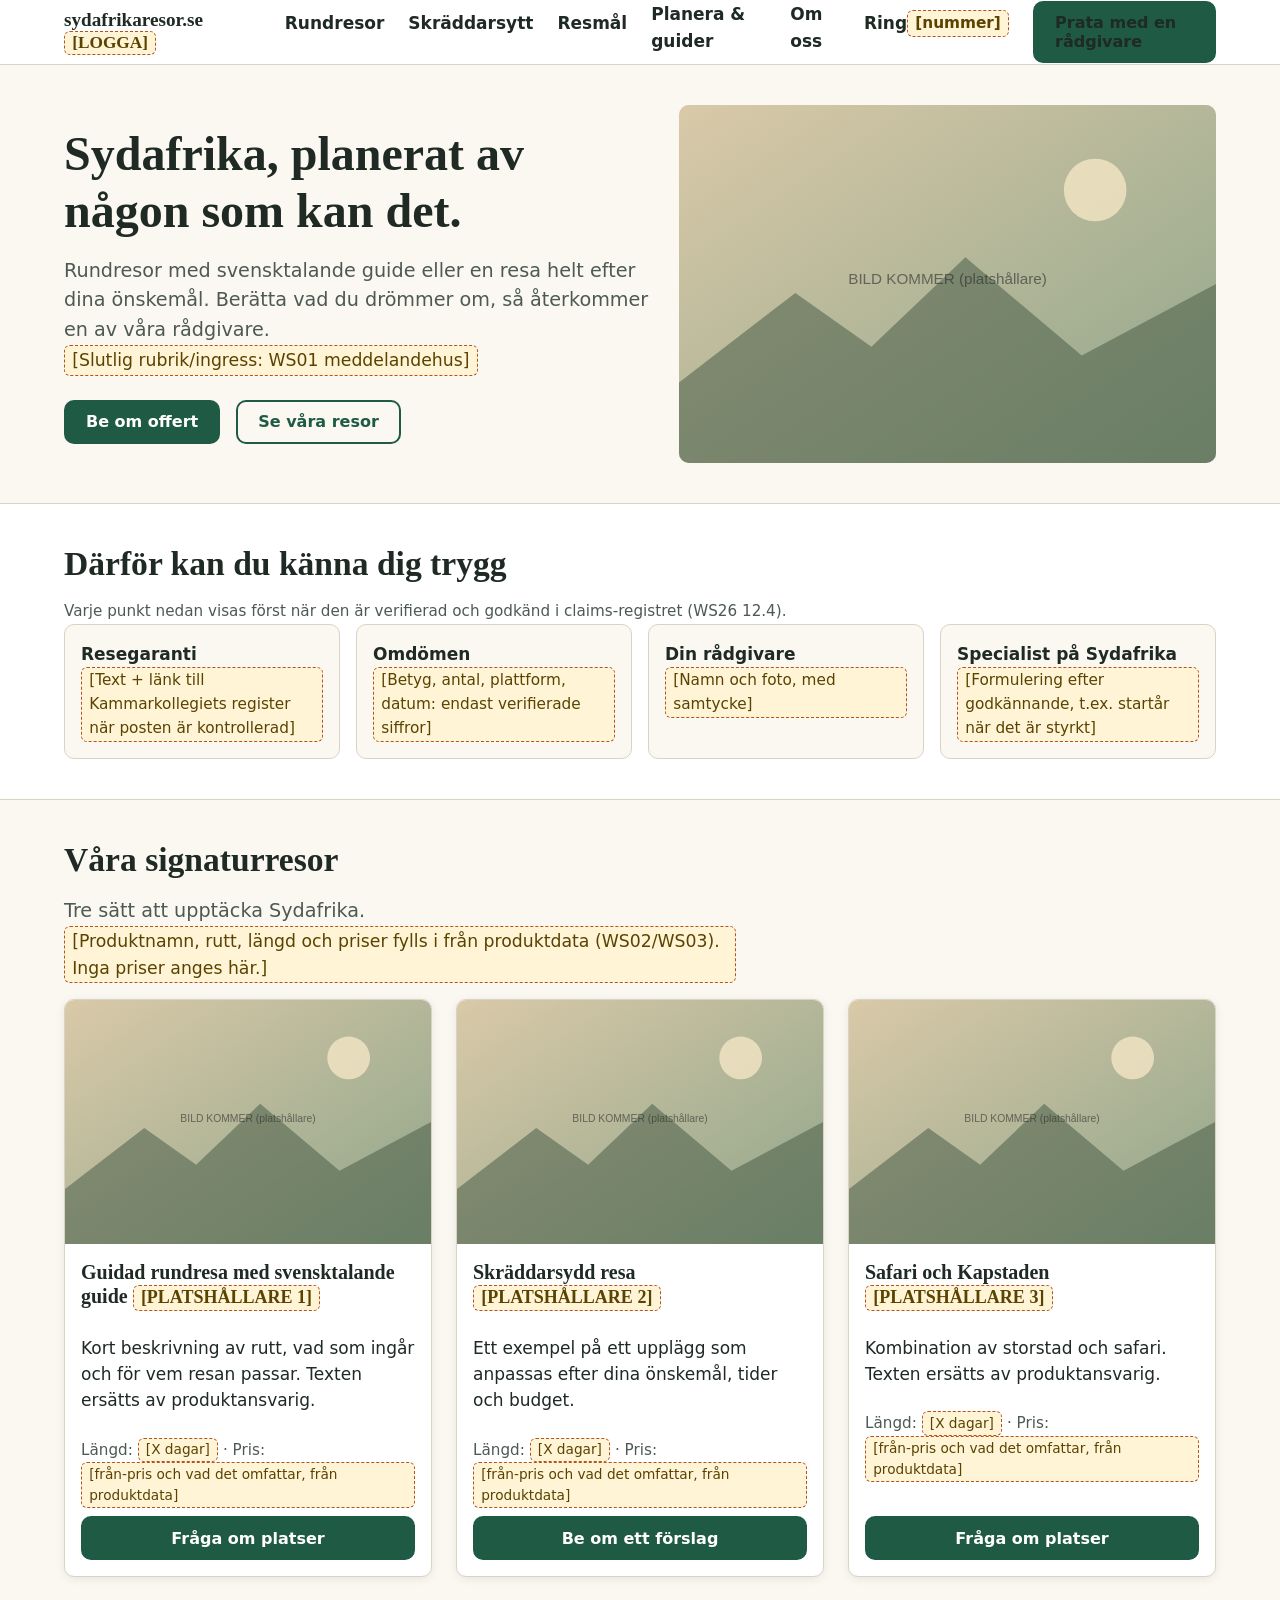
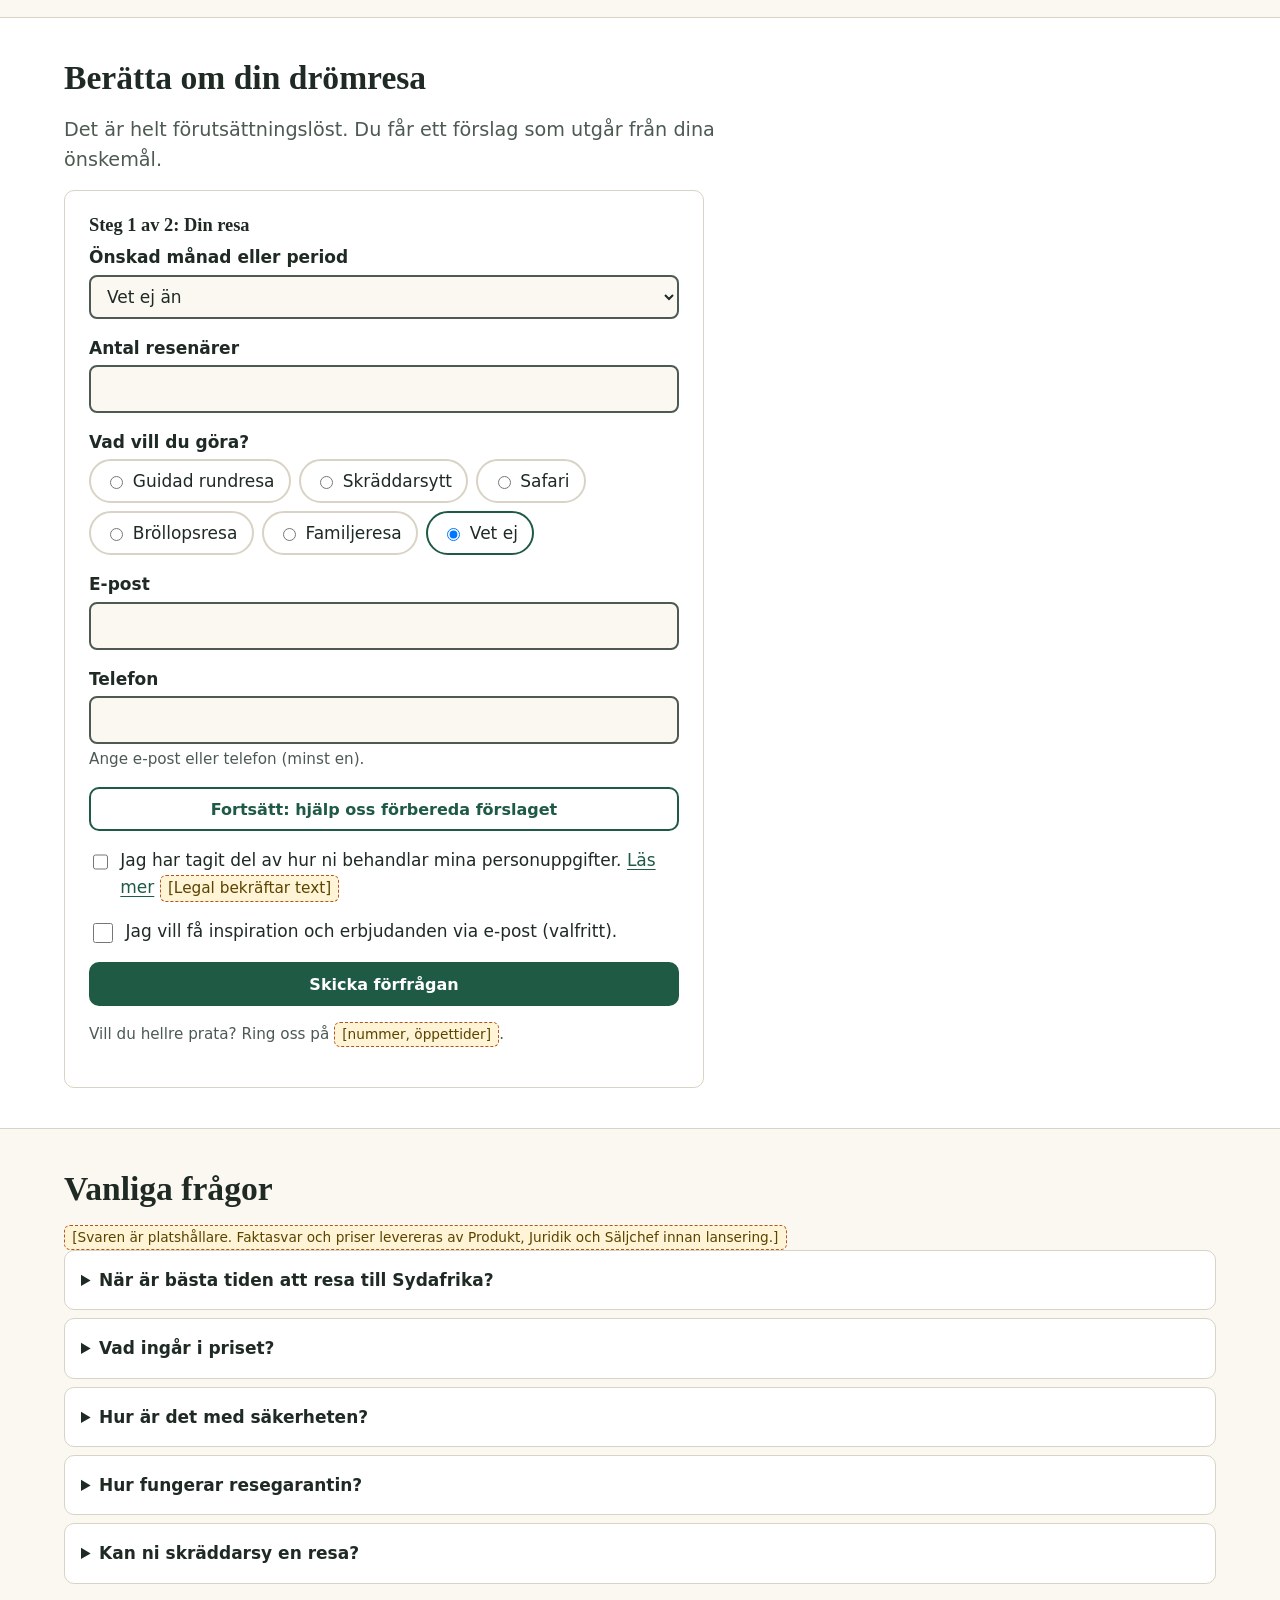
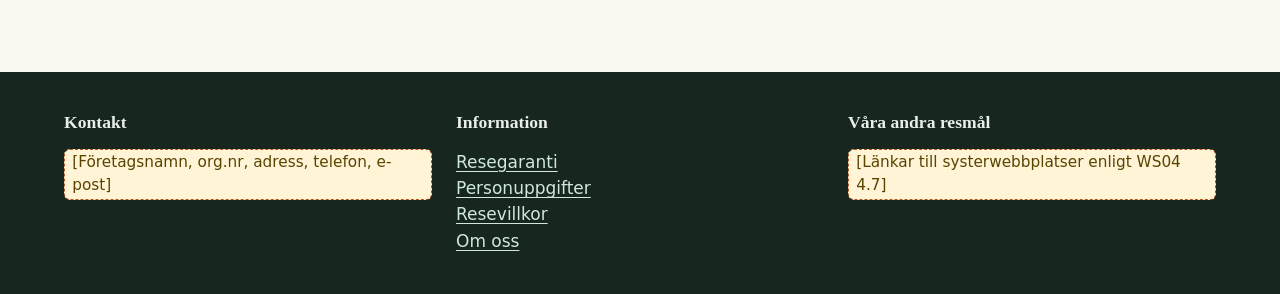
<file: website/index.html>
<!doctype html>
<html lang="sv">
<head>
<meta charset="utf-8">
<meta name="viewport" content="width=device-width,initial-scale=1">
<title>Resa till Sydafrika med en specialist | sydafrikaresor.se</title>
<meta name="description" content="Rundresor med guide och skräddarsydda resor till Sydafrika. Prata med en rådgivare och få ett förslag utan förpliktelser. [PLATSHÅLLARE: slutlig text från WS04/WS05]">
<link rel="canonical" href="https://www.sydafrikaresor.se/">
<meta name="theme-color" content="#1f5a45">
<link rel="preload" as="image" href="assets/img/placeholder-landscape.svg" fetchpriority="high">
<link rel="stylesheet" href="assets/css/styles.css">
<script src="assets/js/main.js" defer></script>
<!-- TODO(WS16): consent platform + tag manager loaded here with reserved space; no render-blocking third-party tags -->
</head>
<body>
<a class="skip" href="#main">Hoppa till innehållet</a>
<header class="site-header">
  <div class="wrap">
    <a class="logo" href="/" aria-label="sydafrikaresor.se, startsida">sydafrikaresor.se <span class="placeholder">[LOGGA]</span></a>
    <nav class="nav" aria-label="Huvudmeny">
      <button class="menu-toggle" aria-expanded="false" aria-controls="primary-menu">Meny</button>
      <ul id="primary-menu">
        <li><a href="/rundresor/">Rundresor</a></li>
        <li><a href="/reseforslag/">Skräddarsytt</a></li>
        <li><a href="/resmal/">Resmål</a></li>
        <li><a href="/guide/">Planera &amp; guider</a></li>
        <li><a href="/om-oss/">Om oss</a></li>
        <li><a href="tel:+46000000000">Ring <span class="placeholder">[nummer]</span></a></li>
        <li><a class="btn" href="#offert">Prata med en rådgivare</a></li>
      </ul>
    </nav>
  </div>
</header>

<main id="main">
<section class="wrap hero" aria-labelledby="h1">
  <div>
    <h1 id="h1">Sydafrika, planerat av någon som kan det.</h1>
    <p class="lead">Rundresor med svensktalande guide eller en resa helt efter dina önskemål. Berätta vad du drömmer om, så återkommer en av våra rådgivare. <span class="placeholder">[Slutlig rubrik/ingress: WS01 meddelandehus]</span></p>
    <div class="hero__cta">
      <a class="btn" href="#offert">Be om offert</a>
      <a class="btn btn--ghost" href="#resor">Se våra resor</a>
    </div>
  </div>
  <div class="hero__media">
    <img src="assets/img/placeholder-landscape.svg" width="1200" height="800" fetchpriority="high" alt="Platshållare för huvudbild från Sydafrika (ersätts med egen eller licensierad bild)">
  </div>
</section>

<section class="section section--alt" aria-labelledby="trust-h">
  <div class="wrap">
    <h2 id="trust-h">Därför kan du känna dig trygg</h2>
    <p class="meta">Varje punkt nedan visas först när den är verifierad och godkänd i claims-registret (WS26 12.4).</p>
    <ul class="trust">
      <li><strong>Resegaranti</strong><br><span class="placeholder">[Text + länk till Kammarkollegiets register när posten är kontrollerad]</span></li>
      <li><strong>Omdömen</strong><br><span class="placeholder">[Betyg, antal, plattform, datum: endast verifierade siffror]</span></li>
      <li><strong>Din rådgivare</strong><br><span class="placeholder">[Namn och foto, med samtycke]</span></li>
      <li><strong>Specialist på Sydafrika</strong><br><span class="placeholder">[Formulering efter godkännande, t.ex. startår när det är styrkt]</span></li>
    </ul>
  </div>
</section>

<section class="section" id="resor" aria-labelledby="trips-h">
  <div class="wrap">
    <h2 id="trips-h">Våra signaturresor</h2>
    <p class="lead">Tre sätt att upptäcka Sydafrika. <span class="placeholder">[Produktnamn, rutt, längd och priser fylls i från produktdata (WS02/WS03). Inga priser anges här.]</span></p>
    <div class="cards">
<article class="card">
  <img src="assets/img/placeholder-landscape.svg" width="1200" height="800" loading="lazy" alt="Platshållare: bild för guidad rundresa med svensktalande guide (ersätts med egen eller licensierad bild)">
  <div class="card__body">
    <h3>Guidad rundresa med svensktalande guide <span class="placeholder">[PLATSHÅLLARE 1]</span></h3>
    <p>Kort beskrivning av rutt, vad som ingår och för vem resan passar. Texten ersätts av produktansvarig.</p>
    <p class="meta">Längd: <span class="placeholder">[X dagar]</span> &middot; Pris: <span class="placeholder">[från-pris och vad det omfattar, från produktdata]</span></p>
    <a class="btn" href="#offert" data-trip="1">Fråga om platser</a>
  </div>
</article>
<article class="card">
  <img src="assets/img/placeholder-landscape.svg" width="1200" height="800" loading="lazy" alt="Platshållare: bild för skräddarsydd resa (ersätts med egen eller licensierad bild)">
  <div class="card__body">
    <h3>Skräddarsydd resa <span class="placeholder">[PLATSHÅLLARE 2]</span></h3>
    <p>Ett exempel på ett upplägg som anpassas efter dina önskemål, tider och budget.</p>
    <p class="meta">Längd: <span class="placeholder">[X dagar]</span> &middot; Pris: <span class="placeholder">[från-pris och vad det omfattar, från produktdata]</span></p>
    <a class="btn" href="#offert" data-trip="2">Be om ett förslag</a>
  </div>
</article>
<article class="card">
  <img src="assets/img/placeholder-landscape.svg" width="1200" height="800" loading="lazy" alt="Platshållare: bild för safari och kapstaden (ersätts med egen eller licensierad bild)">
  <div class="card__body">
    <h3>Safari och Kapstaden <span class="placeholder">[PLATSHÅLLARE 3]</span></h3>
    <p>Kombination av storstad och safari. Texten ersätts av produktansvarig.</p>
    <p class="meta">Längd: <span class="placeholder">[X dagar]</span> &middot; Pris: <span class="placeholder">[från-pris och vad det omfattar, från produktdata]</span></p>
    <a class="btn" href="#offert" data-trip="3">Fråga om platser</a>
  </div>
</article>
    </div>
  </div>
</section>

<section class="section section--alt" id="offert" aria-labelledby="form-h">
  <div class="wrap">
    <h2 id="form-h">Berätta om din drömresa</h2>
    <p class="lead">Det är helt förutsättningslöst. Du får ett förslag som utgår från dina önskemål.</p>
    <!-- TODO: action should point to the Gravity Forms / CRM endpoint (WS13/WS25). Works without JS: both steps visible. -->
    <form id="quote-form" class="form" method="post" action="/offert/" novalidate>
      <div id="error-summary" class="error-summary" role="alert" hidden></div>
      <fieldset class="step">
        <legend>Steg 1 av 2: Din resa</legend>
        <div class="field">
          <label for="manad">Önskad månad eller period</label>
          <select id="manad" name="manad" data-label="Önskad månad">
            <option value="">Vet ej än</option>
            <option>Januari</option><option>Februari</option><option>Mars</option><option>April</option><option>Maj</option><option>Juni</option>
            <option>Juli</option><option>Augusti</option><option>September</option><option>Oktober</option><option>November</option><option>December</option>
          </select>
        </div>
        <div class="field">
          <label for="resenarer">Antal resenärer</label>
          <input id="resenarer" name="resenarer" type="number" min="1" max="30" inputmode="numeric" required data-label="Antal resenärer">
        </div>
        <div class="field" role="group" aria-labelledby="onskemal-l">
          <span class="label" id="onskemal-l">Vad vill du göra?</span>
          <div class="chips">
            <label><input type="radio" name="intresse" value="guidad"> Guidad rundresa</label>
            <label><input type="radio" name="intresse" value="skraddarsytt"> Skräddarsytt</label>
            <label><input type="radio" name="intresse" value="safari"> Safari</label>
            <label><input type="radio" name="intresse" value="brollop"> Bröllopsresa</label>
            <label><input type="radio" name="intresse" value="familj"> Familjeresa</label>
            <label><input type="radio" name="intresse" value="vetej" checked> Vet ej</label>
          </div>
        </div>
        <div class="field">
          <label for="epost">E-post</label>
          <input id="epost" name="epost" type="email" autocomplete="email">
        </div>
        <div class="field">
          <label for="telefon">Telefon</label>
          <input id="telefon" name="telefon" type="tel" autocomplete="tel">
          <span class="hint">Ange e-post eller telefon (minst en).</span>
        </div>
      </fieldset>
      <button type="button" class="btn btn--ghost" id="to-step-2" hidden>Fortsätt: hjälp oss förbereda förslaget</button>
      <fieldset class="step">
        <legend>Steg 2 av 2: Hjälp rådgivaren förbereda (valfritt)</legend>
        <p class="hint">Ju mer vi vet, desto bättre förslag kan vi ge vid första samtalet.</p>
        <div class="field">
          <label for="budget">Budgetspann per person</label>
          <select id="budget" name="budget">
            <option value="">Vet ej, hjälp mig</option>
            <option value="b1">[PLATSHÅLLARE: intervall 1]</option><option value="b2">[PLATSHÅLLARE: intervall 2]</option><option value="b3">[PLATSHÅLLARE: intervall 3]</option>
          </select>
        </div>
        <div class="field"><label for="barn">Barn och åldrar</label><input id="barn" name="barn" type="text"></div>
        <div class="field"><label for="tidigare">Tidigare resor till Afrika</label><input id="tidigare" name="tidigare" type="text"></div>
        <div class="field"><label for="kommentar">Övrigt</label><textarea id="kommentar" name="kommentar"></textarea></div>
        <div class="field">
          <label for="kontaktsatt">Föredragen kontakt</label>
          <select id="kontaktsatt" name="kontaktsatt"><option value="">Spelar ingen roll</option><option>Telefon</option><option>E-post</option></select>
        </div>
      </fieldset>
      <label class="check"><input type="checkbox" name="gdpr" required data-label="Information om personuppgifter"> <span>Jag har tagit del av hur ni behandlar mina personuppgifter. <a href="/integritet/">Läs mer</a> <span class="placeholder">[Legal bekräftar text]</span></span></label>
      <label class="check"><input type="checkbox" name="marknadsforing"> <span>Jag vill få inspiration och erbjudanden via e-post (valfritt).</span></label>
      <div class="hp" aria-hidden="true"><label>Lämna tomt <input type="text" name="website" tabindex="-1" autocomplete="off"></label></div>
      <input type="hidden" name="source_page"><input type="hidden" name="trip_id"><input type="hidden" name="partner_id">
      <input type="hidden" name="utm_source"><input type="hidden" name="utm_medium"><input type="hidden" name="utm_campaign"><input type="hidden" name="utm_term"><input type="hidden" name="utm_content">
      <button class="btn" type="submit">Skicka förfrågan</button>
      <p class="hint">Vill du hellre prata? Ring oss på <span class="placeholder">[nummer, öppettider]</span>.</p>
    </form>
  </div>
</section>

<section class="section faq" aria-labelledby="faq-h">
  <div class="wrap">
    <h2 id="faq-h">Vanliga frågor</h2>
    <p class="meta"><span class="placeholder">[Svaren är platshållare. Faktasvar och priser levereras av Produkt, Juridik och Säljchef innan lansering.]</span></p>
    <details><summary>När är bästa tiden att resa till Sydafrika?</summary><div><p>Det beror på region och vad du vill göra. <span class="placeholder">[Svar från WS05 guide, med källa]</span></p></div></details>
    <details><summary>Vad ingår i priset?</summary><div><p>Varje resa har en tydlig lista över vad som ingår och inte ingår. <span class="placeholder">[Per produkt, från produktdata]</span></p></div></details>
    <details><summary>Hur är det med säkerheten?</summary><div><p>Vi hänvisar till Sveriges ambassads och UD:s aktuella reseinformation och går igenom praktiska råd med dig. <span class="placeholder">[Länk + citat godkänt av Juridik; skriv aldrig "Sydafrika är säkert"]</span></p></div></details>
    <details><summary>Hur fungerar resegarantin?</summary><div><p><span class="placeholder">[Text och länk till standardformulär från Juridik/Kammarkollegiet]</span></p></div></details>
    <details><summary>Kan ni skräddarsy en resa?</summary><div><p>Ja. Berätta om dina önskemål i formuläret så tar en rådgivare fram ett förslag.</p></div></details>
  </div>
</section>
</main>

<footer class="site-footer">
  <div class="wrap cols">
    <div><h2 style="font-size:1.1rem">Kontakt</h2><p><span class="placeholder">[Företagsnamn, org.nr, adress, telefon, e-post]</span></p></div>
    <div><h2 style="font-size:1.1rem">Information</h2><ul><li><a href="/resegaranti/">Resegaranti</a></li><li><a href="/integritet/">Personuppgifter</a></li><li><a href="/villkor/">Resevillkor</a></li><li><a href="/om-oss/">Om oss</a></li></ul></div>
    <div><h2 style="font-size:1.1rem">Våra andra resmål</h2><p><span class="placeholder">[Länkar till systerwebbplatser enligt WS04 4.7]</span></p></div>
  </div>
</footer>

<div class="mobile-bar" role="region" aria-label="Snabbval">
  <a class="btn" href="#offert">Be om offert</a>
  <a class="btn btn--ghost" href="tel:+46000000000">Ring</a>
</div>
</body>
</html>
</file>
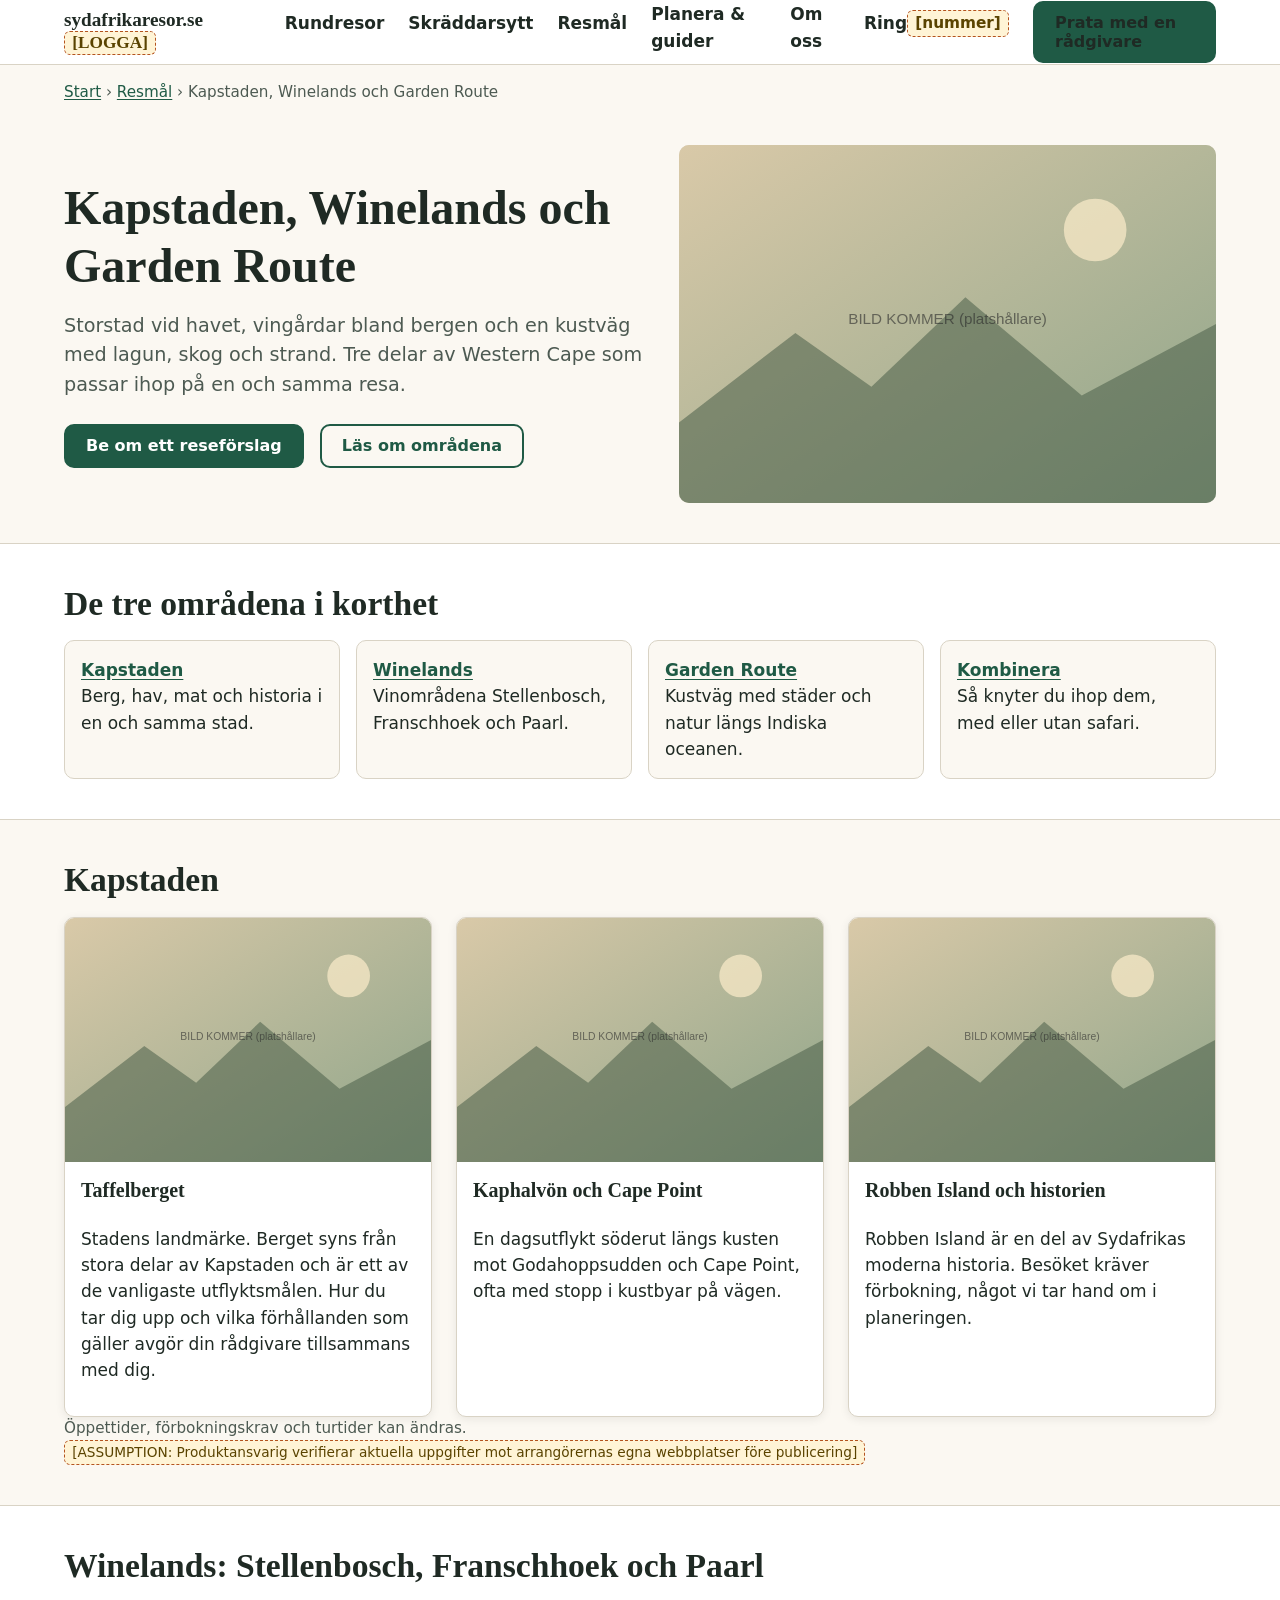
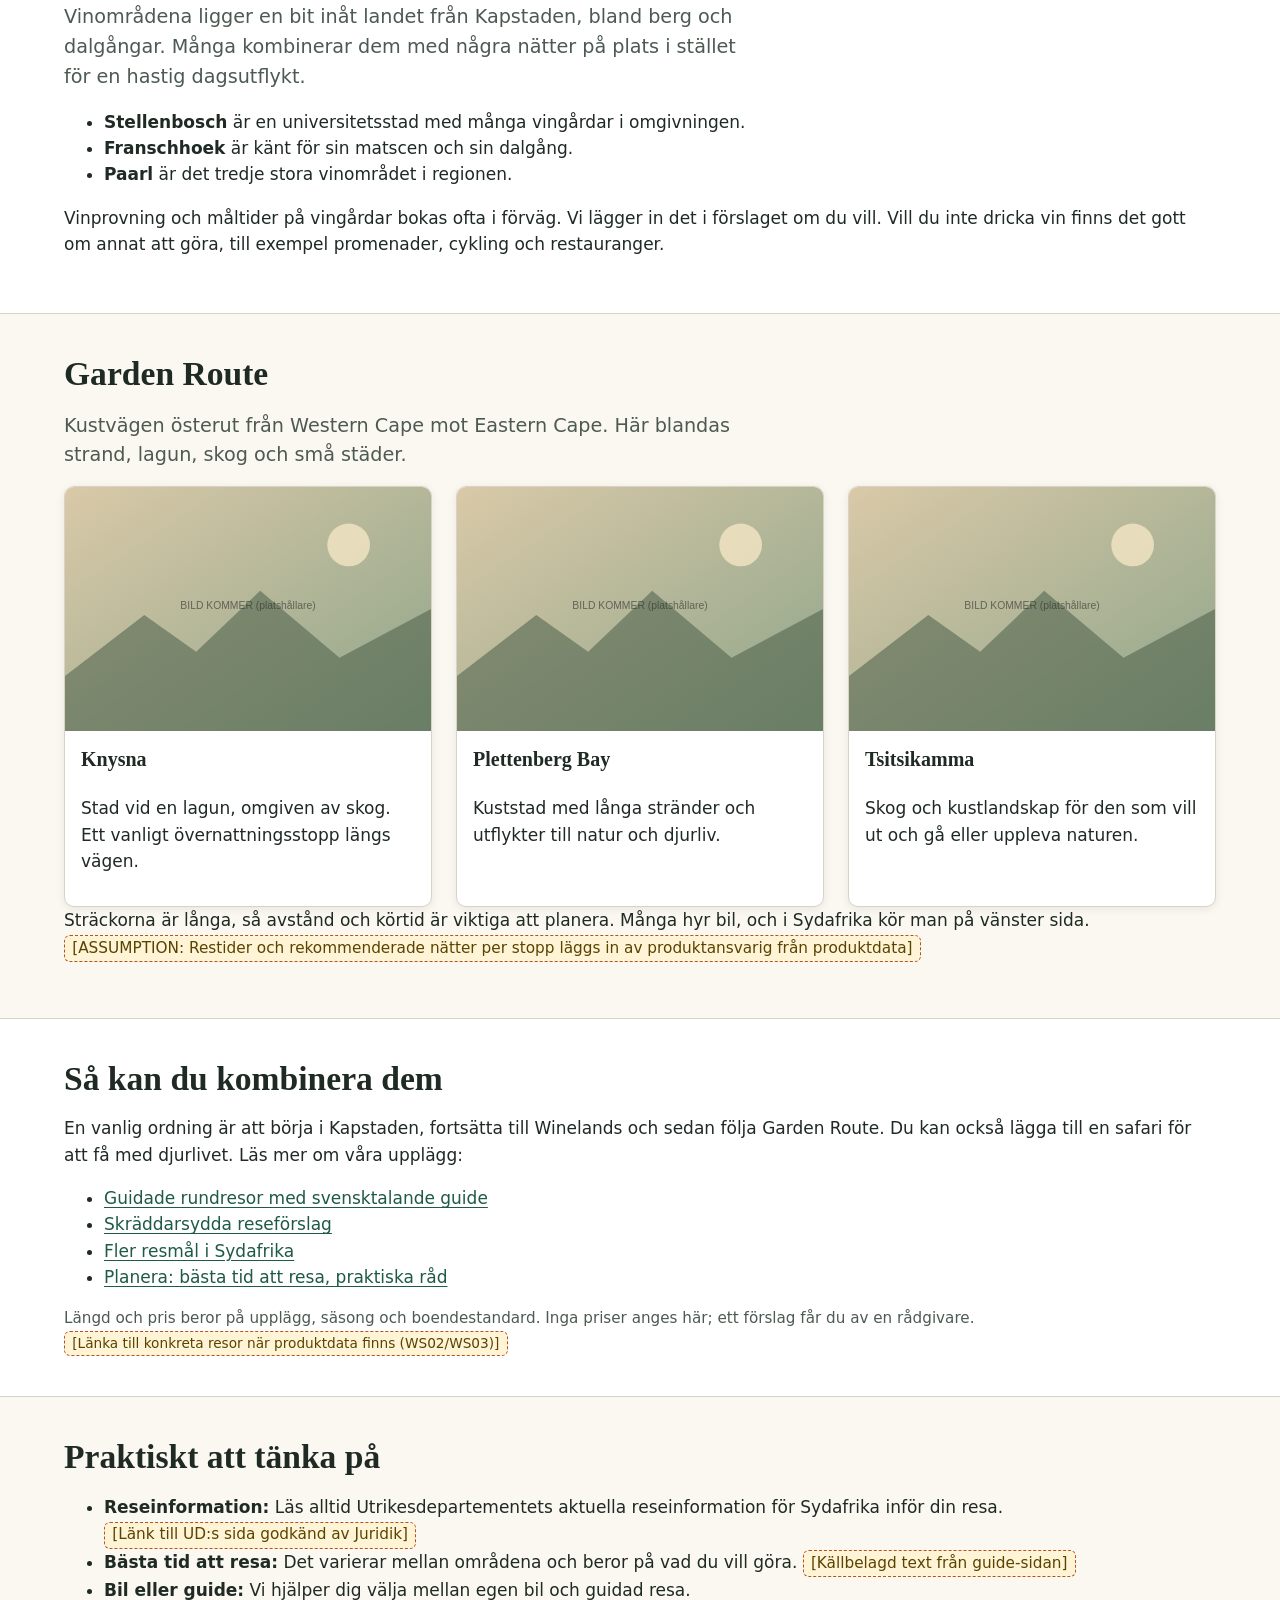
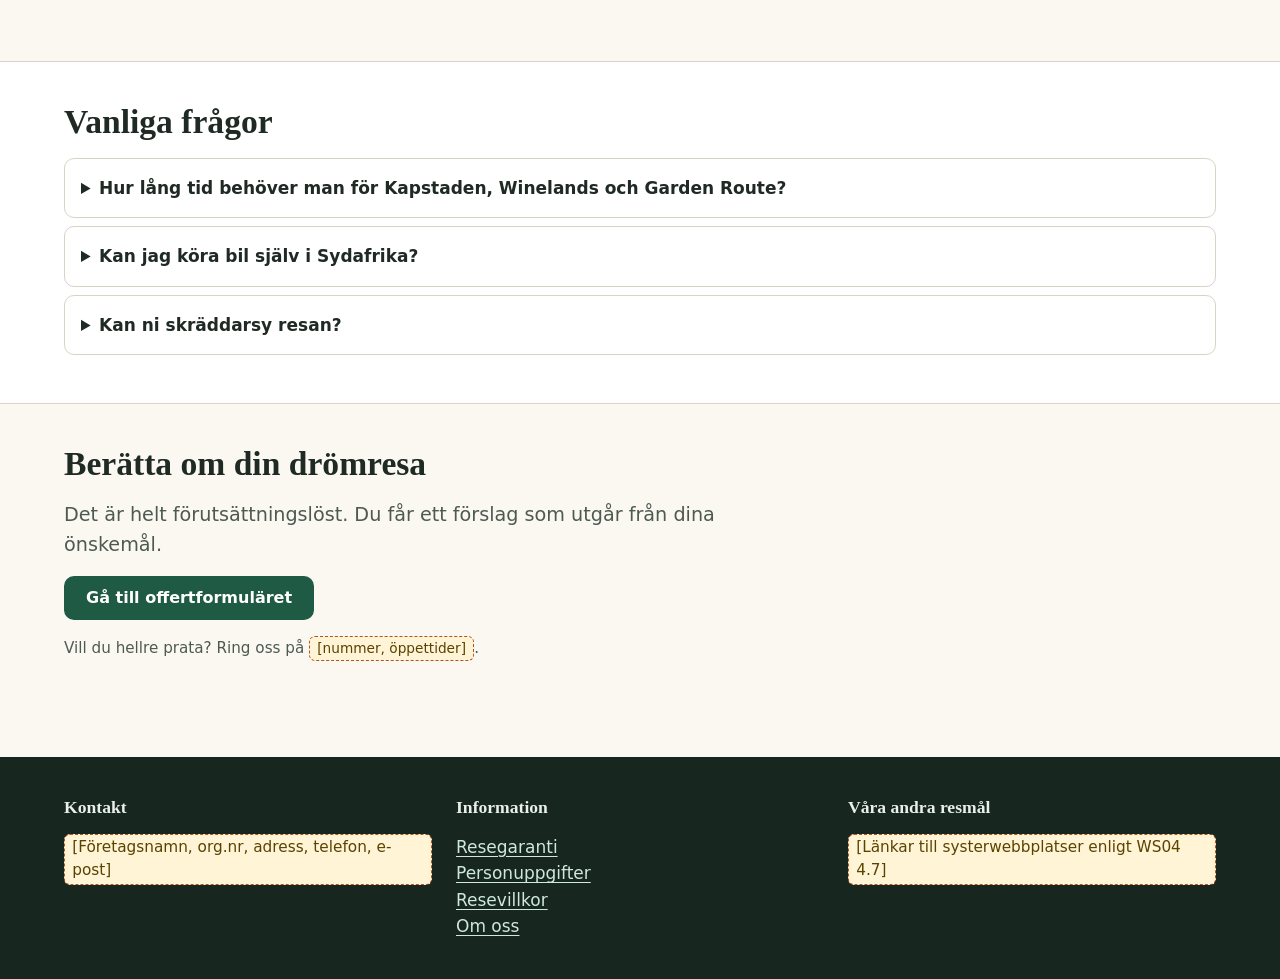
<file: website/kapstaden-vingarder.html>
<!doctype html>
<html lang="sv">
<head>
<meta charset="utf-8">
<meta name="viewport" content="width=device-width,initial-scale=1">
<title>Kapstaden, Winelands och Garden Route: resguide | sydafrikaresor.se</title>
<meta name="description" content="Guide till Kapstaden, vinlandet Winelands och Garden Route i Sydafrika. Se vad du kan göra, hur du kombinerar de tre och hur du kommer vidare till en skräddarsydd resa.">
<link rel="canonical" href="https://www.sydafrikaresor.se/resmal/kapstaden/">
<meta name="theme-color" content="#1f5a45">
<meta property="og:type" content="article">
<meta property="og:locale" content="sv_SE">
<meta property="og:site_name" content="sydafrikaresor.se">
<meta property="og:title" content="Kapstaden, Winelands och Garden Route: resguide">
<meta property="og:description" content="Så kombinerar du storstad, vingårdar och kustväg på en resa i Sydafrika.">
<meta property="og:url" content="https://www.sydafrikaresor.se/resmal/kapstaden/">
<link rel="preload" as="image" href="assets/img/placeholder-landscape.svg" fetchpriority="high">
<link rel="stylesheet" href="assets/css/styles.css">
<script src="assets/js/main.js" defer></script>
<script type="application/ld+json">
{
  "@context": "https://schema.org",
  "@graph": [
    {
      "@type": "WebPage",
      "@id": "https://www.sydafrikaresor.se/resmal/kapstaden/#webpage",
      "url": "https://www.sydafrikaresor.se/resmal/kapstaden/",
      "name": "Kapstaden, Winelands och Garden Route: resguide",
      "inLanguage": "sv-SE",
      "isPartOf": {"@type": "WebSite", "name": "sydafrikaresor.se", "url": "https://www.sydafrikaresor.se/"},
      "about": {"@id": "https://www.sydafrikaresor.se/resmal/kapstaden/#destination"},
      "breadcrumb": {"@id": "https://www.sydafrikaresor.se/resmal/kapstaden/#breadcrumb"}
    },
    {
      "@type": "TouristDestination",
      "@id": "https://www.sydafrikaresor.se/resmal/kapstaden/#destination",
      "name": "Kapstaden, Winelands och Garden Route",
      "description": "Tre sammanhängande delar av Western Cape i Sydafrika: storstaden Kapstaden, vinområdena Stellenbosch, Franschhoek och Paarl samt kustvägen Garden Route.",
      "touristType": ["Kultur", "Mat och vin", "Natur", "Rundresa"],
      "containedInPlace": {"@type": "AdministrativeArea", "name": "Western Cape, Sydafrika"},
      "includesAttraction": [
        {"@type": "TouristAttraction", "name": "Taffelberget"},
        {"@type": "TouristAttraction", "name": "Godahoppsudden och Cape Point"},
        {"@type": "TouristAttraction", "name": "Robben Island"},
        {"@type": "TouristAttraction", "name": "Stellenbosch"},
        {"@type": "TouristAttraction", "name": "Franschhoek"},
        {"@type": "TouristAttraction", "name": "Knysna"},
        {"@type": "TouristAttraction", "name": "Plettenberg Bay"},
        {"@type": "TouristAttraction", "name": "Tsitsikamma"}
      ]
    },
    {
      "@type": "BreadcrumbList",
      "@id": "https://www.sydafrikaresor.se/resmal/kapstaden/#breadcrumb",
      "itemListElement": [
        {"@type": "ListItem", "position": 1, "name": "Start", "item": "https://www.sydafrikaresor.se/"},
        {"@type": "ListItem", "position": 2, "name": "Resmål", "item": "https://www.sydafrikaresor.se/resmal/"},
        {"@type": "ListItem", "position": 3, "name": "Kapstaden, Winelands och Garden Route"}
      ]
    },
    {
      "@type": "FAQPage",
      "mainEntity": [
        {"@type": "Question", "name": "Hur lång tid behöver man för Kapstaden, Winelands och Garden Route?",
         "acceptedAnswer": {"@type": "Answer", "text": "Det beror på tempo och intressen. Att köra mellan områdena tar tid, så en rådgivare hjälper dig att hitta ett upplägg som inte blir stressigt. Berätta hur lång tid du har så föreslår vi ett upplägg."}},
        {"@type": "Question", "name": "Kan jag köra bil själv i Sydafrika?",
         "acceptedAnswer": {"@type": "Answer", "text": "Ja, många hyr bil på just den här sträckan. Man kör på vänster sida av vägen. Vi går igenom praktiska råd när du ber om ett förslag."}},
        {"@type": "Question", "name": "Kan ni skräddarsy resan?",
         "acceptedAnswer": {"@type": "Answer", "text": "Ja. Berätta om dina önskemål i formuläret så tar en rådgivare fram ett förslag utan förpliktelser."}}
      ]
    }
  ]
}
</script>
</head>
<body>
<a class="skip" href="#main">Hoppa till innehållet</a>
<header class="site-header">
  <div class="wrap">
    <a class="logo" href="/" aria-label="sydafrikaresor.se, startsida">sydafrikaresor.se <span class="placeholder">[LOGGA]</span></a>
    <nav class="nav" aria-label="Huvudmeny">
      <button class="menu-toggle" aria-expanded="false" aria-controls="primary-menu">Meny</button>
      <ul id="primary-menu">
        <li><a href="/rundresor/">Rundresor</a></li>
        <li><a href="/reseforslag/">Skräddarsytt</a></li>
        <li><a href="/resmal/" aria-current="page">Resmål</a></li>
        <li><a href="/guide/">Planera &amp; guider</a></li>
        <li><a href="/om-oss/">Om oss</a></li>
        <li><a href="tel:+46000000000">Ring <span class="placeholder">[nummer]</span></a></li>
        <li><a class="btn" href="#offert">Prata med en rådgivare</a></li>
      </ul>
    </nav>
  </div>
</header>

<main id="main">
<div class="wrap">
  <nav aria-label="Brödsmulor" class="meta" style="padding-top:var(--s-3)">
    <a href="/">Start</a> &rsaquo; <a href="/resmal/">Resmål</a> &rsaquo; <span aria-current="page">Kapstaden, Winelands och Garden Route</span>
  </nav>
</div>

<section class="wrap hero" aria-labelledby="h1">
  <div>
    <h1 id="h1">Kapstaden, Winelands och Garden Route</h1>
    <p class="lead">Storstad vid havet, vingårdar bland bergen och en kustväg med lagun, skog och strand. Tre delar av Western Cape som passar ihop på en och samma resa.</p>
    <div class="hero__cta">
      <a class="btn" href="#offert">Be om ett reseförslag</a>
      <a class="btn btn--ghost" href="#kapstaden">Läs om områdena</a>
    </div>
  </div>
  <div class="hero__media">
    <img src="assets/img/placeholder-landscape.svg" width="1200" height="800" fetchpriority="high" alt="Platshållare för bild av Taffelberget och Kapstaden (ersätts med egen eller licensierad bild)">
  </div>
</section>

<section class="section section--alt" aria-labelledby="overview-h">
  <div class="wrap">
    <h2 id="overview-h">De tre områdena i korthet</h2>
    <ul class="trust">
      <li><strong><a href="#kapstaden">Kapstaden</a></strong><br>Berg, hav, mat och historia i en och samma stad.</li>
      <li><strong><a href="#winelands">Winelands</a></strong><br>Vinområdena Stellenbosch, Franschhoek och Paarl.</li>
      <li><strong><a href="#garden-route">Garden Route</a></strong><br>Kustväg med städer och natur längs Indiska oceanen.</li>
      <li><strong><a href="#kombinera">Kombinera</a></strong><br>Så knyter du ihop dem, med eller utan safari.</li>
    </ul>
  </div>
</section>

<section class="section" id="kapstaden" aria-labelledby="cape-h">
  <div class="wrap">
    <h2 id="cape-h">Kapstaden</h2>
    <div class="cards">
      <article class="card">
        <img src="assets/img/placeholder-landscape.svg" width="1200" height="800" loading="lazy" alt="Platshållare: bild av Taffelberget (ersätts med egen eller licensierad bild)">
        <div class="card__body">
          <h3>Taffelberget</h3>
          <p>Stadens landmärke. Berget syns från stora delar av Kapstaden och är ett av de vanligaste utflyktsmålen. Hur du tar dig upp och vilka förhållanden som gäller avgör din rådgivare tillsammans med dig.</p>
        </div>
      </article>
      <article class="card">
        <img src="assets/img/placeholder-landscape.svg" width="1200" height="800" loading="lazy" alt="Platshållare: bild av Godahoppsudden (ersätts med egen eller licensierad bild)">
        <div class="card__body">
          <h3>Kaphalvön och Cape Point</h3>
          <p>En dagsutflykt söderut längs kusten mot Godahoppsudden och Cape Point, ofta med stopp i kustbyar på vägen.</p>
        </div>
      </article>
      <article class="card">
        <img src="assets/img/placeholder-landscape.svg" width="1200" height="800" loading="lazy" alt="Platshållare: bild av Robben Island (ersätts med egen eller licensierad bild)">
        <div class="card__body">
          <h3>Robben Island och historien</h3>
          <p>Robben Island är en del av Sydafrikas moderna historia. Besöket kräver förbokning, något vi tar hand om i planeringen.</p>
        </div>
      </article>
    </div>
    <p class="meta">Öppettider, förbokningskrav och turtider kan ändras. <span class="placeholder">[ASSUMPTION: Produktansvarig verifierar aktuella uppgifter mot arrangörernas egna webbplatser före publicering]</span></p>
  </div>
</section>

<section class="section section--alt" id="winelands" aria-labelledby="wine-h">
  <div class="wrap">
    <h2 id="wine-h">Winelands: Stellenbosch, Franschhoek och Paarl</h2>
    <p class="lead">Vinområdena ligger en bit inåt landet från Kapstaden, bland berg och dalgångar. Många kombinerar dem med några nätter på plats i stället för en hastig dagsutflykt.</p>
    <ul>
      <li><strong>Stellenbosch</strong> är en universitetsstad med många vingårdar i omgivningen.</li>
      <li><strong>Franschhoek</strong> är känt för sin matscen och sin dalgång.</li>
      <li><strong>Paarl</strong> är det tredje stora vinområdet i regionen.</li>
    </ul>
    <p>Vinprovning och måltider på vingårdar bokas ofta i förväg. Vi lägger in det i förslaget om du vill. Vill du inte dricka vin finns det gott om annat att göra, till exempel promenader, cykling och restauranger.</p>
  </div>
</section>

<section class="section" id="garden-route" aria-labelledby="garden-h">
  <div class="wrap">
    <h2 id="garden-h">Garden Route</h2>
    <p class="lead">Kustvägen österut från Western Cape mot Eastern Cape. Här blandas strand, lagun, skog och små städer.</p>
    <div class="cards">
      <article class="card">
        <img src="assets/img/placeholder-landscape.svg" width="1200" height="800" loading="lazy" alt="Platshållare: bild av Knysna (ersätts med egen eller licensierad bild)">
        <div class="card__body"><h3>Knysna</h3><p>Stad vid en lagun, omgiven av skog. Ett vanligt övernattningsstopp längs vägen.</p></div>
      </article>
      <article class="card">
        <img src="assets/img/placeholder-landscape.svg" width="1200" height="800" loading="lazy" alt="Platshållare: bild av Plettenberg Bay (ersätts med egen eller licensierad bild)">
        <div class="card__body"><h3>Plettenberg Bay</h3><p>Kuststad med långa stränder och utflykter till natur och djurliv.</p></div>
      </article>
      <article class="card">
        <img src="assets/img/placeholder-landscape.svg" width="1200" height="800" loading="lazy" alt="Platshållare: bild av Tsitsikamma (ersätts med egen eller licensierad bild)">
        <div class="card__body"><h3>Tsitsikamma</h3><p>Skog och kustlandskap för den som vill ut och gå eller uppleva naturen.</p></div>
      </article>
    </div>
    <p>Sträckorna är långa, så avstånd och körtid är viktiga att planera. Många hyr bil, och i Sydafrika kör man på vänster sida. <span class="placeholder">[ASSUMPTION: Restider och rekommenderade nätter per stopp läggs in av produktansvarig från produktdata]</span></p>
  </div>
</section>

<section class="section section--alt" id="kombinera" aria-labelledby="combo-h">
  <div class="wrap">
    <h2 id="combo-h">Så kan du kombinera dem</h2>
    <p>En vanlig ordning är att börja i Kapstaden, fortsätta till Winelands och sedan följa Garden Route. Du kan också lägga till en safari för att få med djurlivet. Läs mer om våra upplägg:</p>
    <ul>
      <li><a href="/rundresor/">Guidade rundresor med svensktalande guide</a></li>
      <li><a href="/reseforslag/">Skräddarsydda reseförslag</a></li>
      <li><a href="/resmal/">Fler resmål i Sydafrika</a></li>
      <li><a href="/guide/">Planera: bästa tid att resa, praktiska råd</a></li>
    </ul>
    <p class="meta">Längd och pris beror på upplägg, säsong och boendestandard. Inga priser anges här; ett förslag får du av en rådgivare. <span class="placeholder">[Länka till konkreta resor när produktdata finns (WS02/WS03)]</span></p>
  </div>
</section>

<section class="section" aria-labelledby="practical-h">
  <div class="wrap">
    <h2 id="practical-h">Praktiskt att tänka på</h2>
    <ul>
      <li><strong>Reseinformation:</strong> Läs alltid Utrikesdepartementets aktuella reseinformation för Sydafrika inför din resa. <span class="placeholder">[Länk till UD:s sida godkänd av Juridik]</span></li>
      <li><strong>Bästa tid att resa:</strong> Det varierar mellan områdena och beror på vad du vill göra. <span class="placeholder">[Källbelagd text från guide-sidan]</span></li>
      <li><strong>Bil eller guide:</strong> Vi hjälper dig välja mellan egen bil och guidad resa.</li>
    </ul>
  </div>
</section>

<section class="section faq section--alt" aria-labelledby="faq-h">
  <div class="wrap">
    <h2 id="faq-h">Vanliga frågor</h2>
    <details><summary>Hur lång tid behöver man för Kapstaden, Winelands och Garden Route?</summary><div><p>Det beror på tempo och intressen. Att köra mellan områdena tar tid, så en rådgivare hjälper dig att hitta ett upplägg som inte blir stressigt. Berätta hur lång tid du har så föreslår vi ett upplägg.</p></div></details>
    <details><summary>Kan jag köra bil själv i Sydafrika?</summary><div><p>Ja, många hyr bil på just den här sträckan. Man kör på vänster sida av vägen. Vi går igenom praktiska råd när du ber om ett förslag.</p></div></details>
    <details><summary>Kan ni skräddarsy resan?</summary><div><p>Ja. Berätta om dina önskemål i formuläret så tar en rådgivare fram ett förslag utan förpliktelser.</p></div></details>
  </div>
</section>

<section class="section" id="offert" aria-labelledby="form-h">
  <div class="wrap">
    <h2 id="form-h">Berätta om din drömresa</h2>
    <p class="lead">Det är helt förutsättningslöst. Du får ett förslag som utgår från dina önskemål.</p>
    <p><a class="btn" href="/#offert">Gå till offertformuläret</a></p>
    <p class="hint">Vill du hellre prata? Ring oss på <span class="placeholder">[nummer, öppettider]</span>.</p>
    <!-- TODO: byt länken mot det delade offertformuläret (WS13/WS25) och sätt source_page=kapstaden-vingarder. -->
  </div>
</section>
</main>

<footer class="site-footer">
  <div class="wrap cols">
    <div><h2 style="font-size:1.1rem">Kontakt</h2><p><span class="placeholder">[Företagsnamn, org.nr, adress, telefon, e-post]</span></p></div>
    <div><h2 style="font-size:1.1rem">Information</h2><ul><li><a href="/resegaranti/">Resegaranti</a></li><li><a href="/integritet/">Personuppgifter</a></li><li><a href="/villkor/">Resevillkor</a></li><li><a href="/om-oss/">Om oss</a></li></ul></div>
    <div><h2 style="font-size:1.1rem">Våra andra resmål</h2><p><span class="placeholder">[Länkar till systerwebbplatser enligt WS04 4.7]</span></p></div>
  </div>
</footer>

<div class="mobile-bar" role="region" aria-label="Snabbval">
  <a class="btn" href="#offert">Be om offert</a>
  <a class="btn btn--ghost" href="tel:+46000000000">Ring</a>
</div>
</body>
</html>
</file>
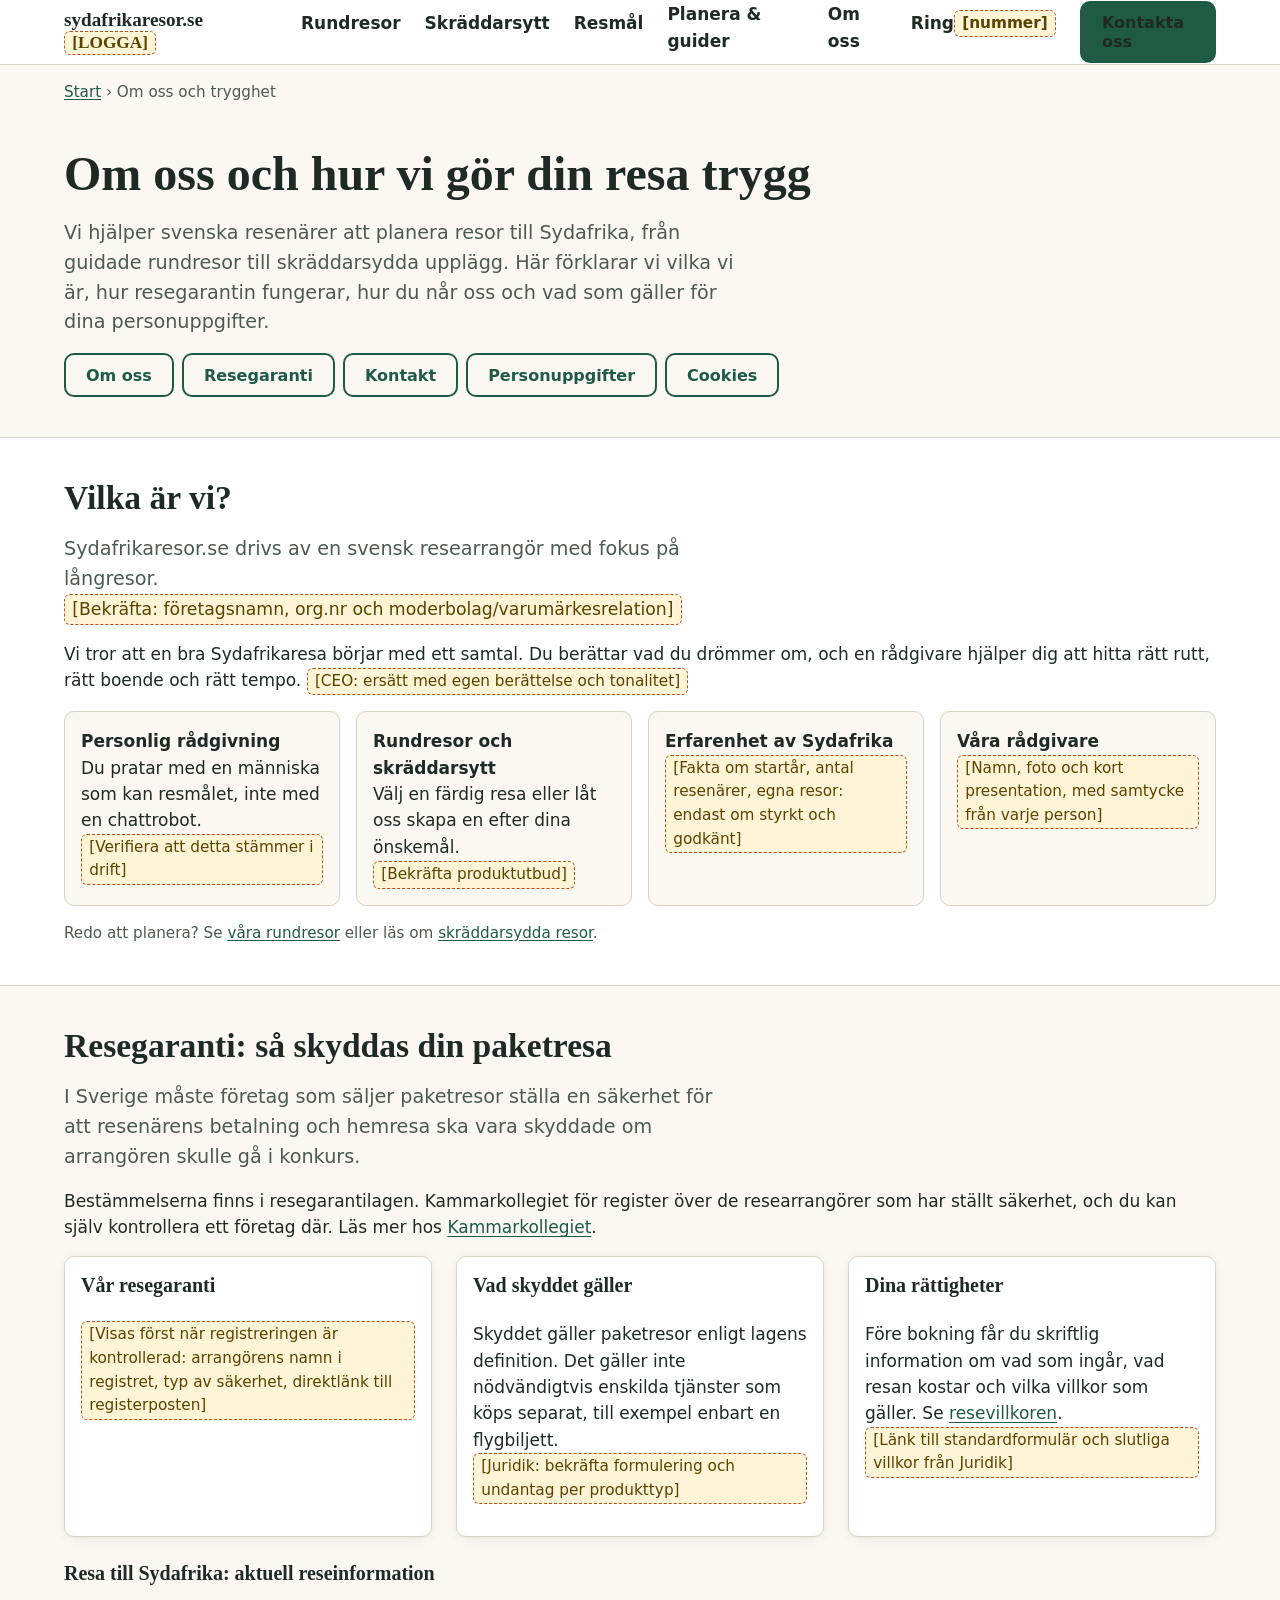
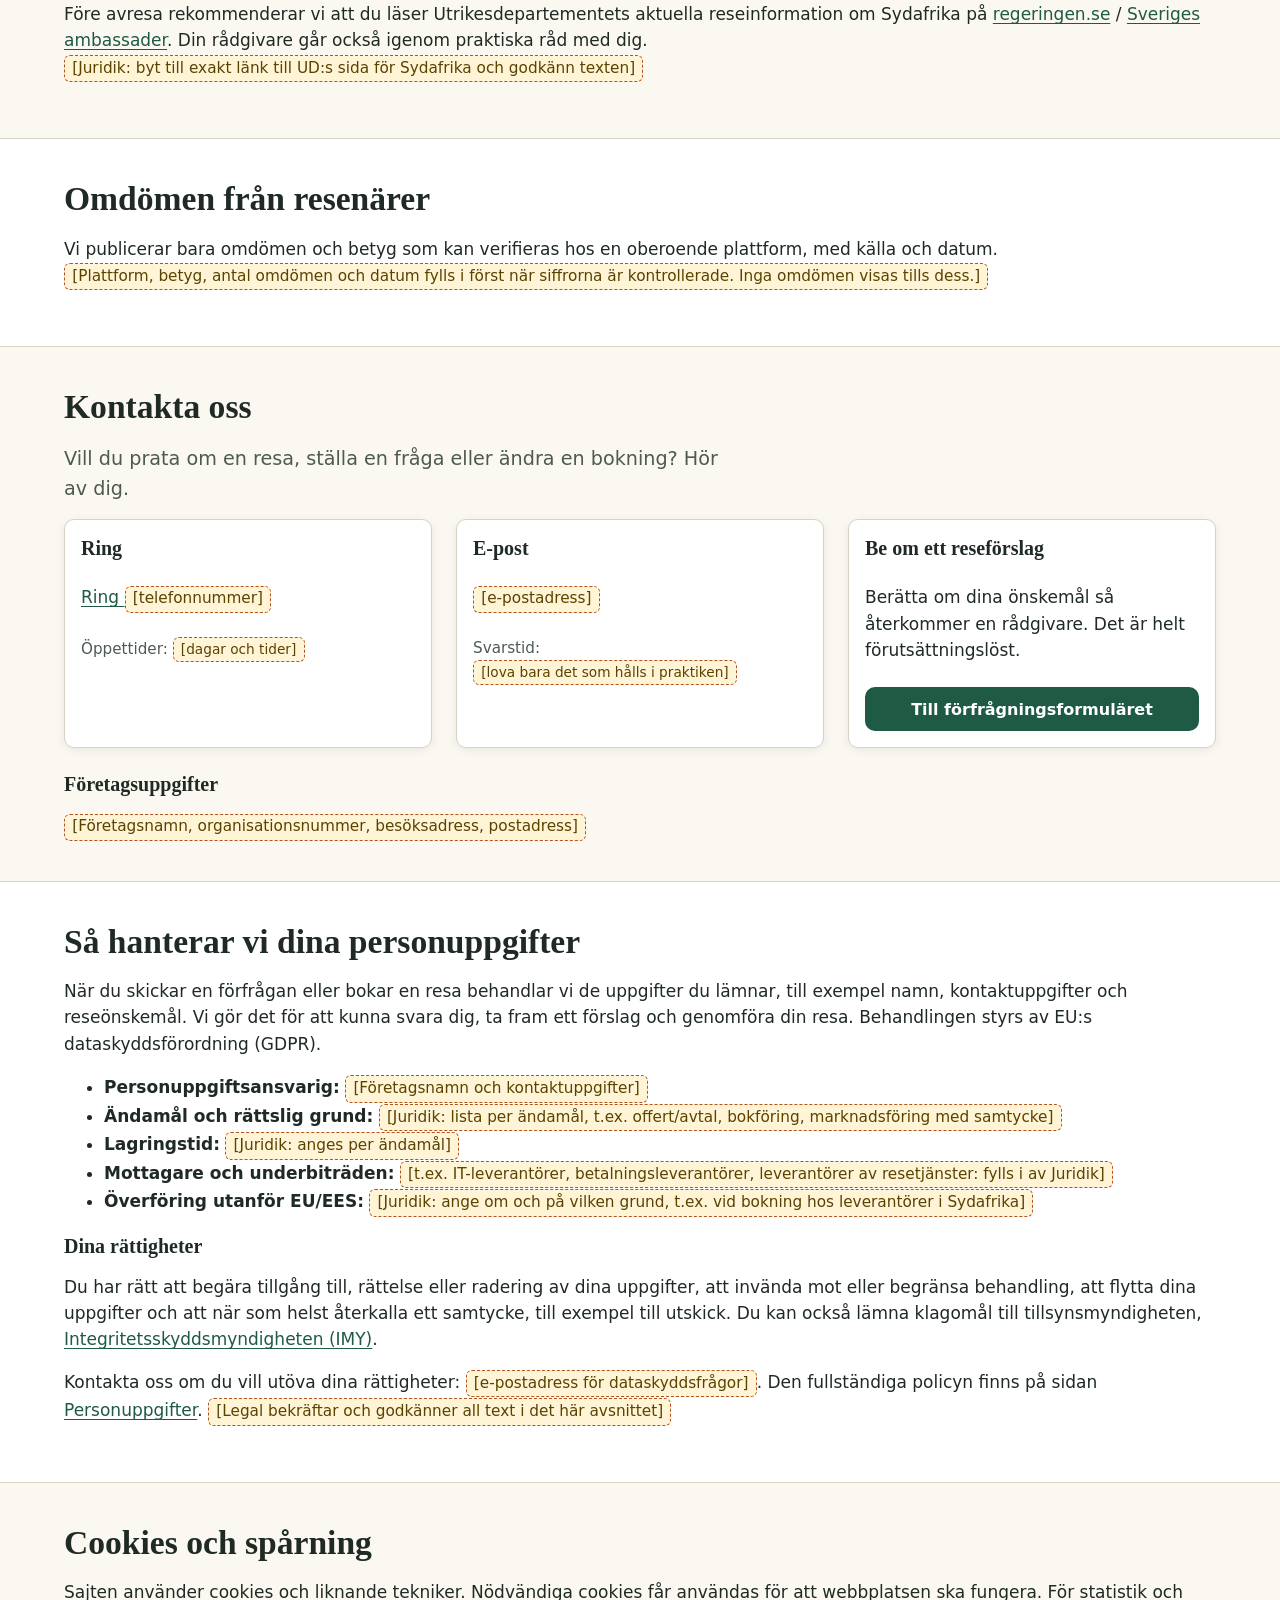
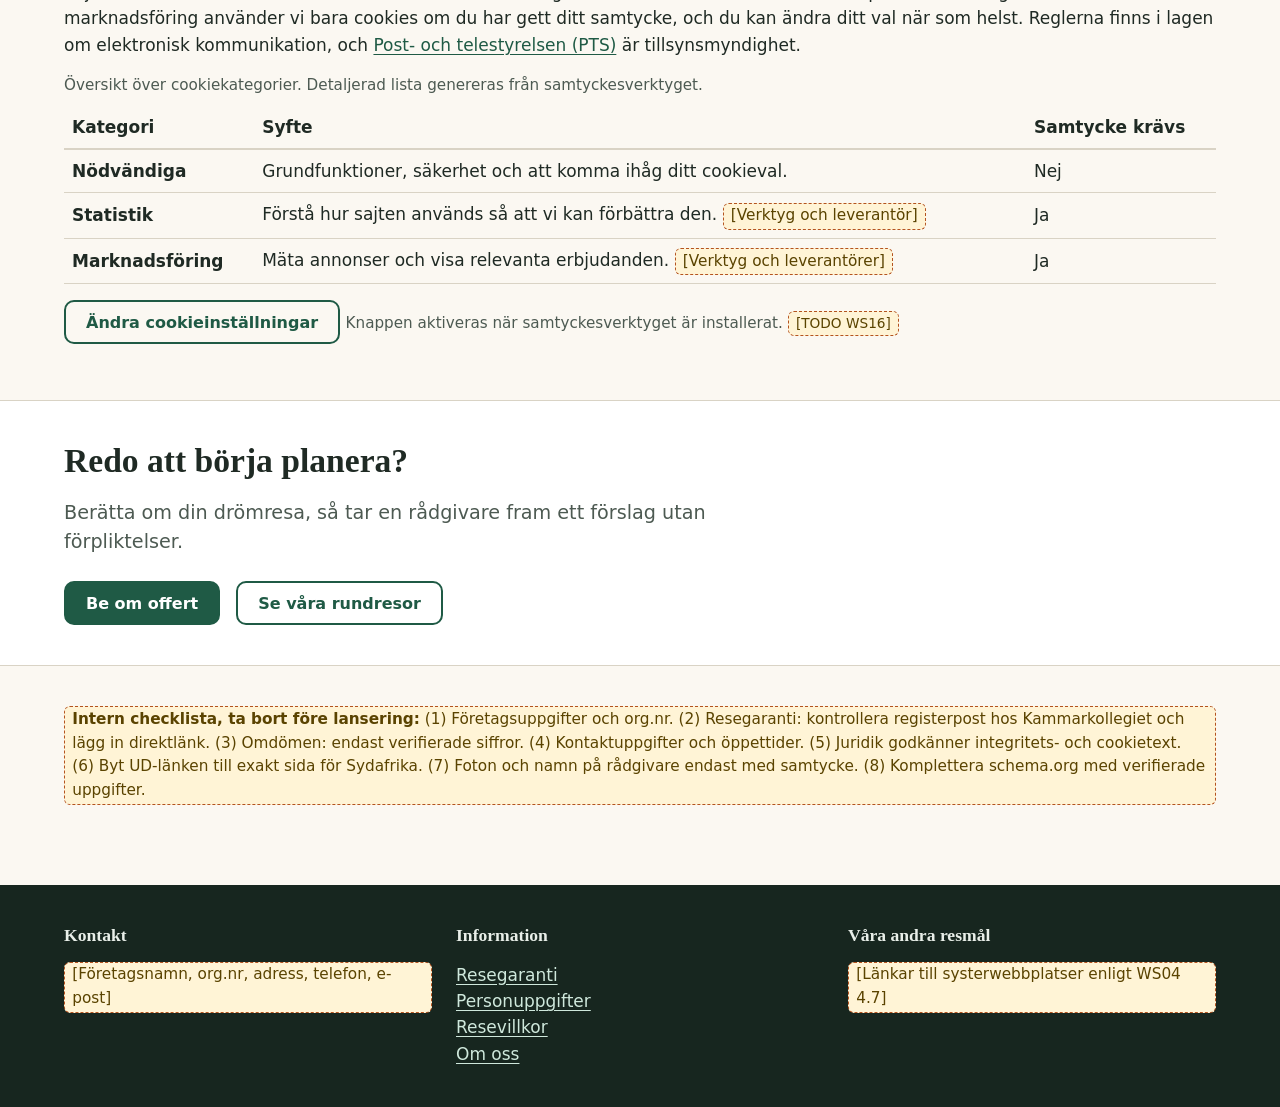
<file: website/om-oss-trygghet.html>
<!doctype html>
<html lang="sv">
<head>
<meta charset="utf-8">
<meta name="viewport" content="width=device-width,initial-scale=1">
<title>Om oss, resegaranti och trygghet | sydafrikaresor.se</title>
<meta name="description" content="Så fungerar sydafrikaresor.se: vilka vi är, hur resegarantin skyddar din resa, hur du når oss och hur vi hanterar personuppgifter och cookies.">
<link rel="canonical" href="https://www.sydafrikaresor.se/om-oss/">
<meta name="robots" content="index,follow">
<meta name="theme-color" content="#1f5a45">
<meta property="og:type" content="website">
<meta property="og:locale" content="sv_SE">
<meta property="og:title" content="Om oss, resegaranti och trygghet | sydafrikaresor.se">
<meta property="og:description" content="Vilka vi är, hur resegarantin fungerar, kontaktuppgifter samt information om personuppgifter och cookies.">
<meta property="og:url" content="https://www.sydafrikaresor.se/om-oss/">
<link rel="stylesheet" href="assets/css/styles.css">
<script src="assets/js/main.js" defer></script>
<!-- TODO(WS16): consent platform + tag manager loaded here; no render-blocking third-party tags -->
<!-- Schema.org: only verified facts. Add legalName, taxID, address, telephone, email, foundingDate, sameAs when confirmed by the CEO (see content-owner checklist at bottom of main). No rating/review markup until verified reviews exist. -->
<script type="application/ld+json">
{
  "@context": "https://schema.org",
  "@graph": [
    {
      "@type": "AboutPage",
      "@id": "https://www.sydafrikaresor.se/om-oss/#webpage",
      "url": "https://www.sydafrikaresor.se/om-oss/",
      "name": "Om oss, resegaranti och trygghet",
      "inLanguage": "sv-SE",
      "isPartOf": { "@id": "https://www.sydafrikaresor.se/#website" },
      "about": { "@id": "https://www.sydafrikaresor.se/#organization" },
      "breadcrumb": { "@id": "https://www.sydafrikaresor.se/om-oss/#breadcrumb" }
    },
    {
      "@type": "WebSite",
      "@id": "https://www.sydafrikaresor.se/#website",
      "url": "https://www.sydafrikaresor.se/",
      "name": "sydafrikaresor.se",
      "inLanguage": "sv-SE"
    },
    {
      "@type": "TravelAgency",
      "@id": "https://www.sydafrikaresor.se/#organization",
      "name": "sydafrikaresor.se",
      "url": "https://www.sydafrikaresor.se/",
      "areaServed": { "@type": "Country", "name": "Sverige" }
    },
    {
      "@type": "BreadcrumbList",
      "@id": "https://www.sydafrikaresor.se/om-oss/#breadcrumb",
      "itemListElement": [
        { "@type": "ListItem", "position": 1, "name": "Startsida", "item": "https://www.sydafrikaresor.se/" },
        { "@type": "ListItem", "position": 2, "name": "Om oss och trygghet", "item": "https://www.sydafrikaresor.se/om-oss/" }
      ]
    }
  ]
}
</script>
</head>
<body>
<a class="skip" href="#main">Hoppa till innehållet</a>
<header class="site-header">
  <div class="wrap">
    <a class="logo" href="/" aria-label="sydafrikaresor.se, startsida">sydafrikaresor.se <span class="placeholder">[LOGGA]</span></a>
    <nav class="nav" aria-label="Huvudmeny">
      <button class="menu-toggle" aria-expanded="false" aria-controls="primary-menu">Meny</button>
      <ul id="primary-menu">
        <li><a href="/rundresor/">Rundresor</a></li>
        <li><a href="/reseforslag/">Skräddarsytt</a></li>
        <li><a href="/resmal/">Resmål</a></li>
        <li><a href="/guide/">Planera &amp; guider</a></li>
        <li><a href="/om-oss/" aria-current="page">Om oss</a></li>
        <li><a href="tel:+46000000000">Ring <span class="placeholder">[nummer]</span></a></li>
        <li><a class="btn" href="#kontakt">Kontakta oss</a></li>
      </ul>
    </nav>
  </div>
</header>

<main id="main">
<div class="wrap" style="padding-top:var(--s-3)">
  <nav aria-label="Brödsmulor" class="meta">
    <a href="/">Start</a> &rsaquo; <span aria-current="page">Om oss och trygghet</span>
  </nav>
</div>

<section class="wrap hero" aria-labelledby="h1" style="grid-template-columns:1fr">
  <div>
    <h1 id="h1">Om oss och hur vi gör din resa trygg</h1>
    <p class="lead">Vi hjälper svenska resenärer att planera resor till Sydafrika, från guidade rundresor till skräddarsydda upplägg. Här förklarar vi vilka vi är, hur resegarantin fungerar, hur du når oss och vad som gäller för dina personuppgifter.</p>
    <nav aria-label="På den här sidan">
      <ul class="chips" style="list-style:none;margin:0;padding:0">
        <li><a class="btn btn--ghost" href="#om-oss">Om oss</a></li>
        <li><a class="btn btn--ghost" href="#resegaranti">Resegaranti</a></li>
        <li><a class="btn btn--ghost" href="#kontakt">Kontakt</a></li>
        <li><a class="btn btn--ghost" href="#integritet">Personuppgifter</a></li>
        <li><a class="btn btn--ghost" href="#cookies">Cookies</a></li>
      </ul>
    </nav>
  </div>
</section>

<section class="section section--alt" id="om-oss" aria-labelledby="om-h">
  <div class="wrap">
    <h2 id="om-h">Vilka är vi?</h2>
    <p class="lead">Sydafrikaresor.se drivs av en svensk researrangör med fokus på långresor. <span class="placeholder">[Bekräfta: företagsnamn, org.nr och moderbolag/varumärkesrelation]</span></p>
    <p>Vi tror att en bra Sydafrikaresa börjar med ett samtal. Du berättar vad du drömmer om, och en rådgivare hjälper dig att hitta rätt rutt, rätt boende och rätt tempo. <span class="placeholder">[CEO: ersätt med egen berättelse och tonalitet]</span></p>
    <ul class="trust">
      <li><strong>Personlig rådgivning</strong><br>Du pratar med en människa som kan resmålet, inte med en chattrobot. <span class="placeholder">[Verifiera att detta stämmer i drift]</span></li>
      <li><strong>Rundresor och skräddarsytt</strong><br>Välj en färdig resa eller låt oss skapa en efter dina önskemål. <span class="placeholder">[Bekräfta produktutbud]</span></li>
      <li><strong>Erfarenhet av Sydafrika</strong><br><span class="placeholder">[Fakta om startår, antal resenärer, egna resor: endast om styrkt och godkänt]</span></li>
      <li><strong>Våra rådgivare</strong><br><span class="placeholder">[Namn, foto och kort presentation, med samtycke från varje person]</span></li>
    </ul>
    <p class="meta" style="margin-top:var(--s-3)">Redo att planera? Se <a href="/rundresor/">våra rundresor</a> eller läs om <a href="/reseforslag/">skräddarsydda resor</a>.</p>
  </div>
</section>

<section class="section" id="resegaranti" aria-labelledby="garanti-h">
  <div class="wrap">
    <h2 id="garanti-h">Resegaranti: så skyddas din paketresa</h2>
    <p class="lead">I Sverige måste företag som säljer paketresor ställa en säkerhet för att resenärens betalning och hemresa ska vara skyddade om arrangören skulle gå i konkurs.</p>
    <p>Bestämmelserna finns i resegarantilagen. Kammarkollegiet för register över de researrangörer som har ställt säkerhet, och du kan själv kontrollera ett företag där. Läs mer hos <a href="https://www.kammarkollegiet.se/" rel="noopener">Kammarkollegiet</a>.</p>
    <div class="cards" style="margin-top:var(--s-3)">
      <article class="card"><div class="card__body">
        <h3>Vår resegaranti</h3>
        <p><span class="placeholder">[Visas först när registreringen är kontrollerad: arrangörens namn i registret, typ av säkerhet, direktlänk till registerposten]</span></p>
      </div></article>
      <article class="card"><div class="card__body">
        <h3>Vad skyddet gäller</h3>
        <p>Skyddet gäller paketresor enligt lagens definition. Det gäller inte nödvändigtvis enskilda tjänster som köps separat, till exempel enbart en flygbiljett. <span class="placeholder">[Juridik: bekräfta formulering och undantag per produkttyp]</span></p>
      </div></article>
      <article class="card"><div class="card__body">
        <h3>Dina rättigheter</h3>
        <p>Före bokning får du skriftlig information om vad som ingår, vad resan kostar och vilka villkor som gäller. Se <a href="/villkor/">resevillkoren</a>. <span class="placeholder">[Länk till standardformulär och slutliga villkor från Juridik]</span></p>
      </div></article>
    </div>
    <h3 style="margin-top:var(--s-4)">Resa till Sydafrika: aktuell reseinformation</h3>
    <p>Före avresa rekommenderar vi att du läser Utrikesdepartementets aktuella reseinformation om Sydafrika på <a href="https://www.regeringen.se/" rel="noopener">regeringen.se</a> / <a href="https://www.swedenabroad.se/" rel="noopener">Sveriges ambassader</a>. Din rådgivare går också igenom praktiska råd med dig. <span class="placeholder">[Juridik: byt till exakt länk till UD:s sida för Sydafrika och godkänn texten]</span></p>
  </div>
</section>

<section class="section section--alt" id="omdomen" aria-labelledby="omd-h">
  <div class="wrap">
    <h2 id="omd-h">Omdömen från resenärer</h2>
    <p>Vi publicerar bara omdömen och betyg som kan verifieras hos en oberoende plattform, med källa och datum. <span class="placeholder">[Plattform, betyg, antal omdömen och datum fylls i först när siffrorna är kontrollerade. Inga omdömen visas tills dess.]</span></p>
  </div>
</section>

<section class="section" id="kontakt" aria-labelledby="kontakt-h">
  <div class="wrap">
    <h2 id="kontakt-h">Kontakta oss</h2>
    <p class="lead">Vill du prata om en resa, ställa en fråga eller ändra en bokning? Hör av dig.</p>
    <div class="cards">
      <article class="card"><div class="card__body">
        <h3>Ring</h3>
        <p><a href="tel:+46000000000">Ring <span class="placeholder">[telefonnummer]</span></a></p>
        <p class="meta">Öppettider: <span class="placeholder">[dagar och tider]</span></p>
      </div></article>
      <article class="card"><div class="card__body">
        <h3>E-post</h3>
        <p><span class="placeholder">[e-postadress]</span></p>
        <p class="meta">Svarstid: <span class="placeholder">[lova bara det som hålls i praktiken]</span></p>
      </div></article>
      <article class="card"><div class="card__body">
        <h3>Be om ett reseförslag</h3>
        <p>Berätta om dina önskemål så återkommer en rådgivare. Det är helt förutsättningslöst.</p>
        <a class="btn" href="/#offert">Till förfrågningsformuläret</a>
      </div></article>
    </div>
    <h3 style="margin-top:var(--s-4)">Företagsuppgifter</h3>
    <address style="font-style:normal">
      <span class="placeholder">[Företagsnamn, organisationsnummer, besöksadress, postadress]</span>
    </address>
  </div>
</section>

<section class="section section--alt" id="integritet" aria-labelledby="int-h">
  <div class="wrap">
    <h2 id="int-h">Så hanterar vi dina personuppgifter</h2>
    <p>När du skickar en förfrågan eller bokar en resa behandlar vi de uppgifter du lämnar, till exempel namn, kontaktuppgifter och reseönskemål. Vi gör det för att kunna svara dig, ta fram ett förslag och genomföra din resa. Behandlingen styrs av EU:s dataskyddsförordning (GDPR).</p>
    <ul>
      <li><strong>Personuppgiftsansvarig:</strong> <span class="placeholder">[Företagsnamn och kontaktuppgifter]</span></li>
      <li><strong>Ändamål och rättslig grund:</strong> <span class="placeholder">[Juridik: lista per ändamål, t.ex. offert/avtal, bokföring, marknadsföring med samtycke]</span></li>
      <li><strong>Lagringstid:</strong> <span class="placeholder">[Juridik: anges per ändamål]</span></li>
      <li><strong>Mottagare och underbiträden:</strong> <span class="placeholder">[t.ex. IT-leverantörer, betalningsleverantörer, leverantörer av resetjänster: fylls i av Juridik]</span></li>
      <li><strong>Överföring utanför EU/EES:</strong> <span class="placeholder">[Juridik: ange om och på vilken grund, t.ex. vid bokning hos leverantörer i Sydafrika]</span></li>
    </ul>
    <h3>Dina rättigheter</h3>
    <p>Du har rätt att begära tillgång till, rättelse eller radering av dina uppgifter, att invända mot eller begränsa behandling, att flytta dina uppgifter och att när som helst återkalla ett samtycke, till exempel till utskick. Du kan också lämna klagomål till tillsynsmyndigheten, <a href="https://www.imy.se/" rel="noopener">Integritetsskyddsmyndigheten (IMY)</a>.</p>
    <p>Kontakta oss om du vill utöva dina rättigheter: <span class="placeholder">[e-postadress för dataskyddsfrågor]</span>. Den fullständiga policyn finns på sidan <a href="/integritet/">Personuppgifter</a>. <span class="placeholder">[Legal bekräftar och godkänner all text i det här avsnittet]</span></p>
  </div>
</section>

<section class="section" id="cookies" aria-labelledby="cookie-h">
  <div class="wrap">
    <h2 id="cookie-h">Cookies och spårning</h2>
    <p>Sajten använder cookies och liknande tekniker. Nödvändiga cookies får användas för att webbplatsen ska fungera. För statistik och marknadsföring använder vi bara cookies om du har gett ditt samtycke, och du kan ändra ditt val när som helst. Reglerna finns i lagen om elektronisk kommunikation, och <a href="https://pts.se/" rel="noopener">Post- och telestyrelsen (PTS)</a> är tillsynsmyndighet.</p>
    <table style="width:100%;border-collapse:collapse;text-align:left">
      <caption class="meta" style="text-align:left;margin-bottom:var(--s-2)">Översikt över cookiekategorier. Detaljerad lista genereras från samtyckesverktyget.</caption>
      <thead><tr><th scope="col" style="padding:.5rem;border-bottom:2px solid var(--c-line)">Kategori</th><th scope="col" style="padding:.5rem;border-bottom:2px solid var(--c-line)">Syfte</th><th scope="col" style="padding:.5rem;border-bottom:2px solid var(--c-line)">Samtycke krävs</th></tr></thead>
      <tbody>
        <tr><th scope="row" style="padding:.5rem;border-bottom:1px solid var(--c-line)">Nödvändiga</th><td style="padding:.5rem;border-bottom:1px solid var(--c-line)">Grundfunktioner, säkerhet och att komma ihåg ditt cookieval.</td><td style="padding:.5rem;border-bottom:1px solid var(--c-line)">Nej</td></tr>
        <tr><th scope="row" style="padding:.5rem;border-bottom:1px solid var(--c-line)">Statistik</th><td style="padding:.5rem;border-bottom:1px solid var(--c-line)">Förstå hur sajten används så att vi kan förbättra den. <span class="placeholder">[Verktyg och leverantör]</span></td><td style="padding:.5rem;border-bottom:1px solid var(--c-line)">Ja</td></tr>
        <tr><th scope="row" style="padding:.5rem;border-bottom:1px solid var(--c-line)">Marknadsföring</th><td style="padding:.5rem;border-bottom:1px solid var(--c-line)">Mäta annonser och visa relevanta erbjudanden. <span class="placeholder">[Verktyg och leverantörer]</span></td><td style="padding:.5rem;border-bottom:1px solid var(--c-line)">Ja</td></tr>
      </tbody>
    </table>
    <p style="margin-top:var(--s-3)"><button type="button" class="btn btn--ghost" data-consent-open disabled aria-disabled="true">Ändra cookieinställningar</button> <span class="hint">Knappen aktiveras när samtyckesverktyget är installerat. <span class="placeholder">[TODO WS16]</span></span></p>
  </div>
</section>

<section class="section section--alt" aria-labelledby="cta-h">
  <div class="wrap">
    <h2 id="cta-h">Redo att börja planera?</h2>
    <p class="lead">Berätta om din drömresa, så tar en rådgivare fram ett förslag utan förpliktelser.</p>
    <div class="hero__cta">
      <a class="btn" href="/#offert">Be om offert</a>
      <a class="btn btn--ghost" href="/rundresor/">Se våra rundresor</a>
    </div>
  </div>
</section>

<section class="section" aria-labelledby="owner-h">
  <div class="wrap">
    <h2 id="owner-h" class="visually-hidden">Intern checklista (tas bort före publicering)</h2>
    <div class="placeholder" role="note">
      <strong>Intern checklista, ta bort före lansering:</strong> (1) Företagsuppgifter och org.nr. (2) Resegaranti: kontrollera registerpost hos Kammarkollegiet och lägg in direktlänk. (3) Omdömen: endast verifierade siffror. (4) Kontaktuppgifter och öppettider. (5) Juridik godkänner integritets- och cookietext. (6) Byt UD-länken till exakt sida för Sydafrika. (7) Foton och namn på rådgivare endast med samtycke. (8) Komplettera schema.org med verifierade uppgifter.
    </div>
  </div>
</section>
</main>

<footer class="site-footer">
  <div class="wrap cols">
    <div><h2 style="font-size:1.1rem">Kontakt</h2><p><span class="placeholder">[Företagsnamn, org.nr, adress, telefon, e-post]</span></p></div>
    <div><h2 style="font-size:1.1rem">Information</h2><ul><li><a href="/resegaranti/">Resegaranti</a></li><li><a href="/integritet/">Personuppgifter</a></li><li><a href="/villkor/">Resevillkor</a></li><li><a href="/om-oss/">Om oss</a></li></ul></div>
    <div><h2 style="font-size:1.1rem">Våra andra resmål</h2><p><span class="placeholder">[Länkar till systerwebbplatser enligt WS04 4.7]</span></p></div>
  </div>
</footer>

<div class="mobile-bar" role="region" aria-label="Snabbval">
  <a class="btn" href="/#offert">Be om offert</a>
  <a class="btn btn--ghost" href="tel:+46000000000">Ring</a>
</div>
</body>
</html>
</file>
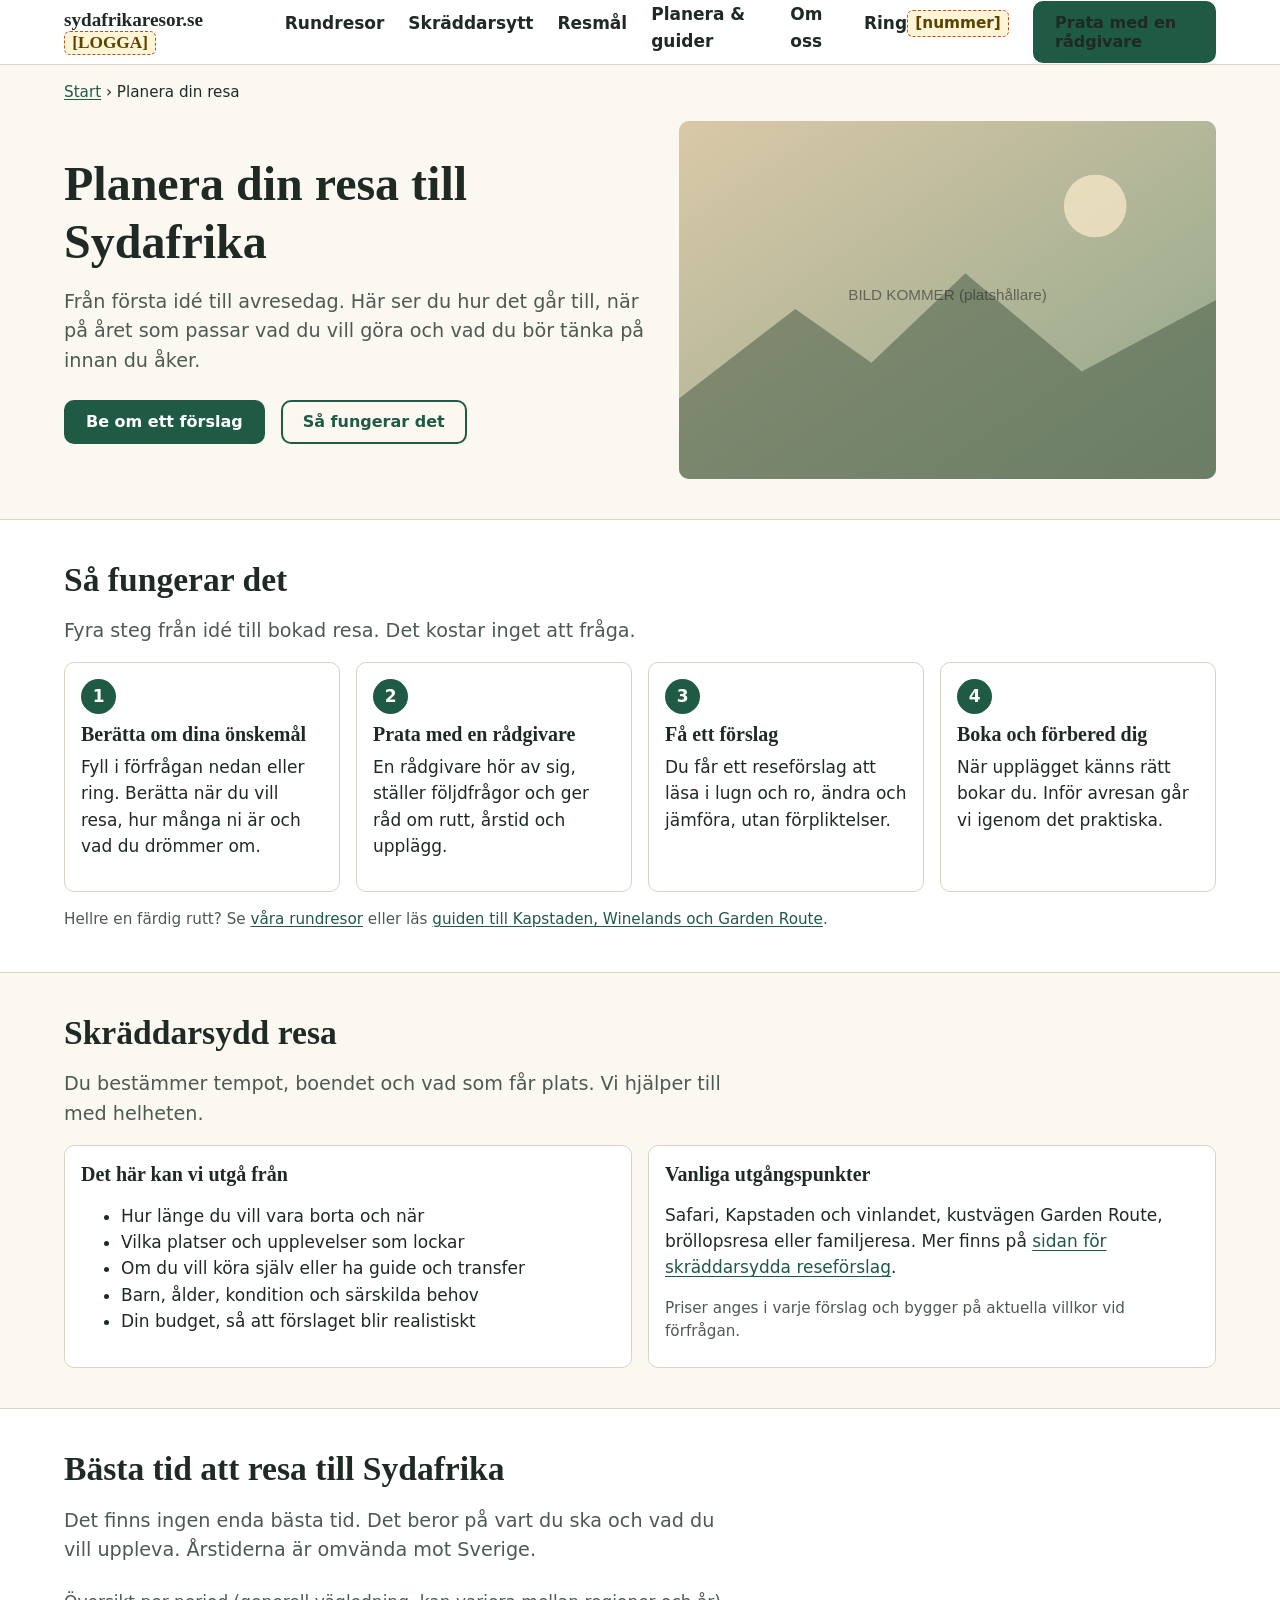
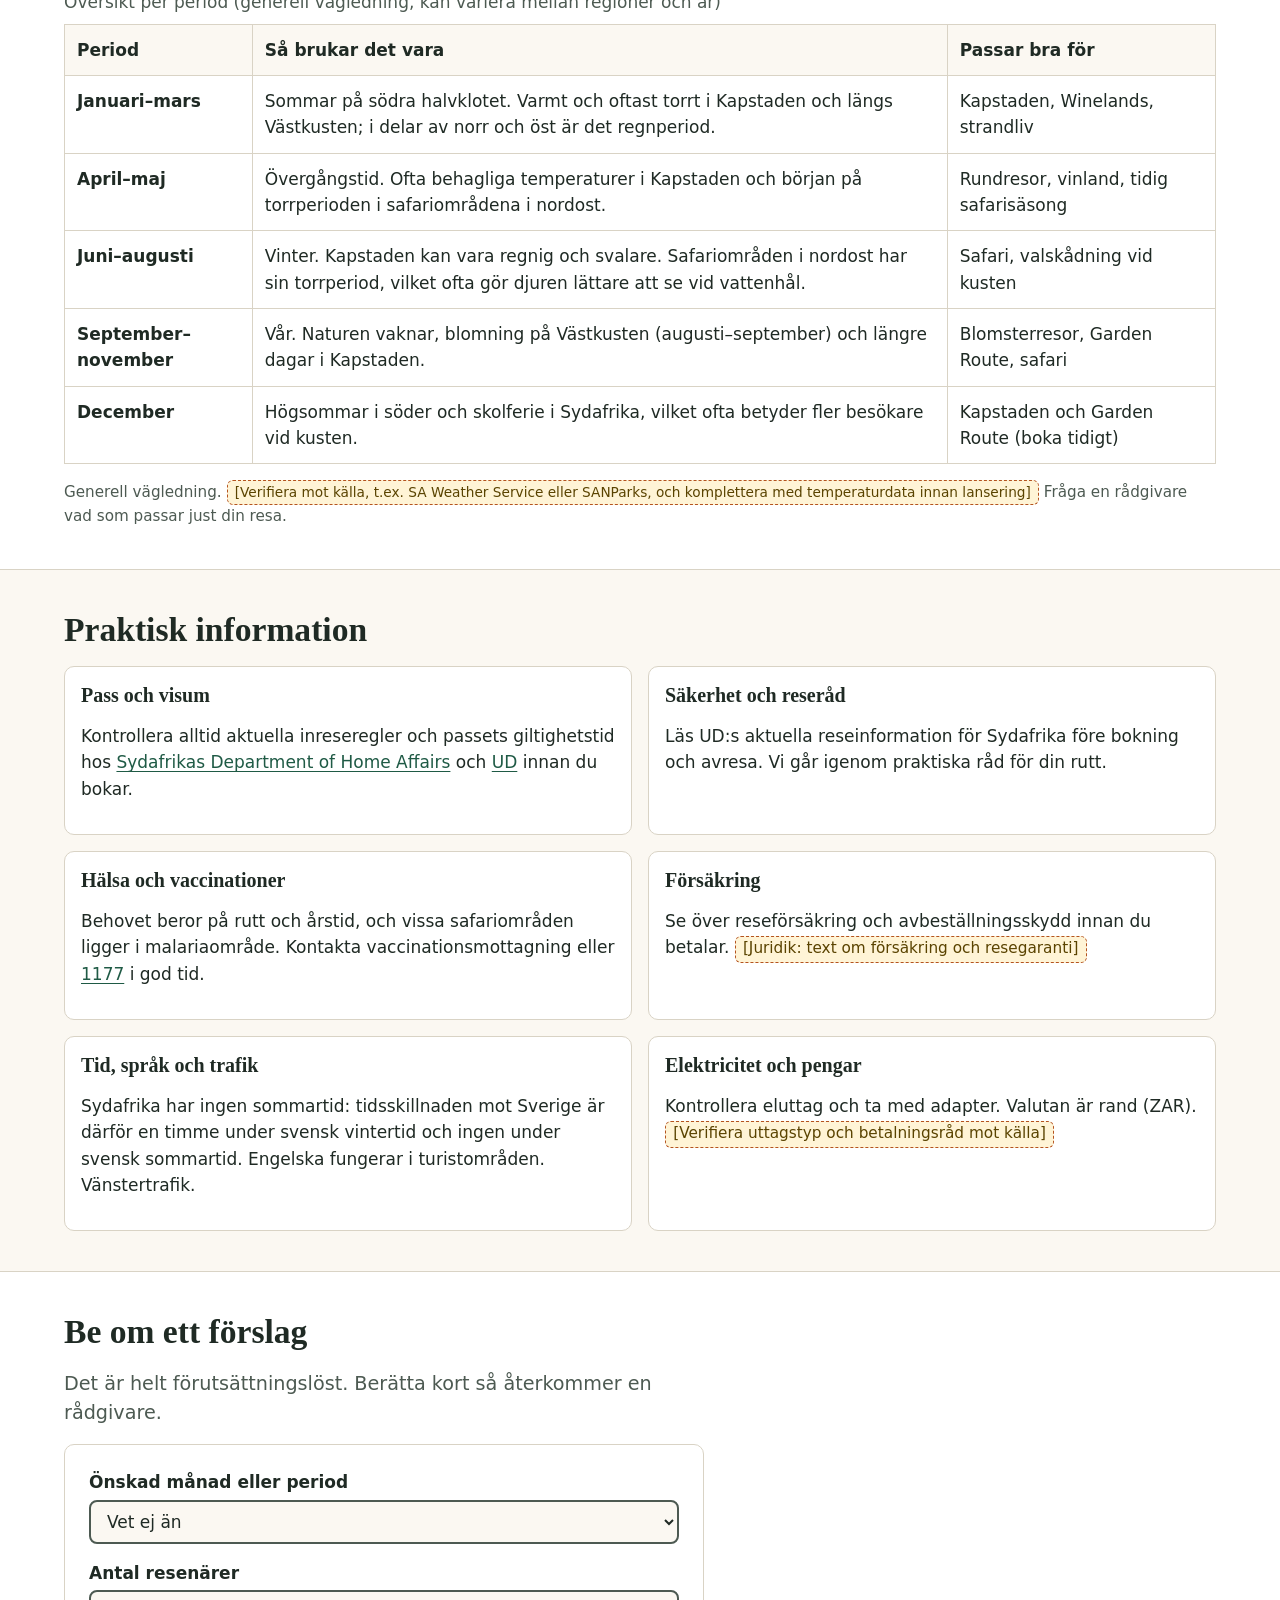
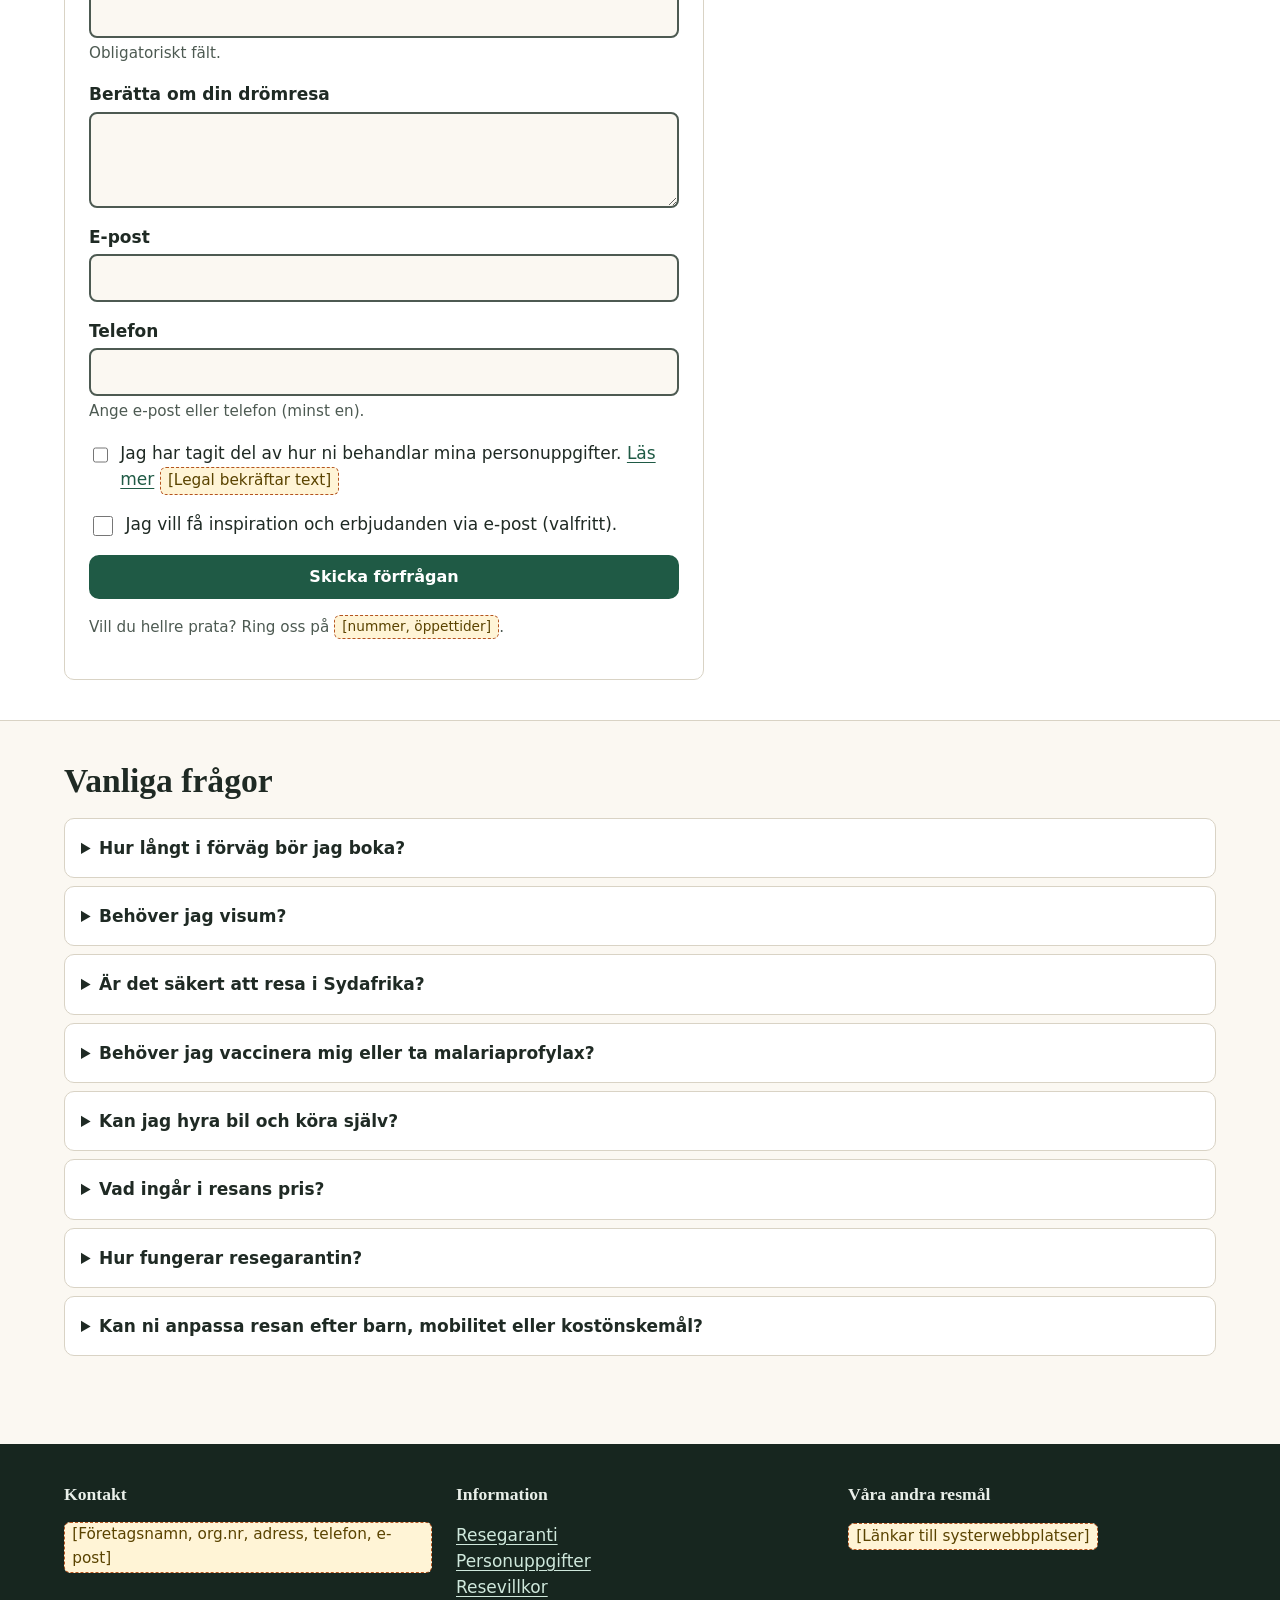
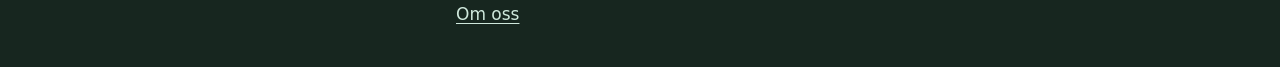
<file: website/planera-resa.html>
<!doctype html>
<html lang="sv">
<head>
<meta charset="utf-8">
<meta name="viewport" content="width=device-width,initial-scale=1">
<title>Planera din resa till Sydafrika: så går det till | sydafrikaresor.se</title>
<meta name="description" content="Så planerar du en resa till Sydafrika: hur det fungerar, skräddarsydd förfrågan, praktisk information, bästa tid att resa och vanliga frågor. Få ett förslag utan förpliktelser.">
<link rel="canonical" href="https://www.sydafrikaresor.se/guide/">
<meta name="theme-color" content="#1f5a45">
<meta property="og:type" content="website">
<meta property="og:locale" content="sv_SE">
<meta property="og:site_name" content="sydafrikaresor.se">
<meta property="og:title" content="Planera din resa till Sydafrika">
<meta property="og:description" content="Så fungerar det, praktisk information, bästa tid att resa och svar på vanliga frågor.">
<meta property="og:url" content="https://www.sydafrikaresor.se/guide/">
<link rel="stylesheet" href="assets/css/styles.css">
<script src="assets/js/main.js" defer></script>
<script type="application/ld+json">
{
  "@context": "https://schema.org",
  "@graph": [
    {
      "@type": "WebPage",
      "@id": "https://www.sydafrikaresor.se/guide/#webpage",
      "url": "https://www.sydafrikaresor.se/guide/",
      "name": "Planera din resa till Sydafrika",
      "inLanguage": "sv-SE",
      "isPartOf": {
        "@type": "WebSite",
        "name": "sydafrikaresor.se",
        "url": "https://www.sydafrikaresor.se/"
      },
      "breadcrumb": {
        "@id": "https://www.sydafrikaresor.se/guide/#breadcrumb"
      }
    },
    {
      "@type": "BreadcrumbList",
      "@id": "https://www.sydafrikaresor.se/guide/#breadcrumb",
      "itemListElement": [
        {
          "@type": "ListItem",
          "position": 1,
          "name": "Start",
          "item": "https://www.sydafrikaresor.se/"
        },
        {
          "@type": "ListItem",
          "position": 2,
          "name": "Planera din resa",
          "item": "https://www.sydafrikaresor.se/guide/"
        }
      ]
    },
    {
      "@type": "HowTo",
      "name": "Så planerar du din resa till Sydafrika med sydafrikaresor.se",
      "step": [
        {
          "@type": "HowToStep",
          "position": 1,
          "name": "Berätta om dina önskemål",
          "text": "Fyll i förfrågan eller ring och berätta när du vill resa, hur många ni är och vad du drömmer om."
        },
        {
          "@type": "HowToStep",
          "position": 2,
          "name": "Prata med en rådgivare",
          "text": "En rådgivare återkommer, ställer följdfrågor och ger råd om rutt, årstid och upplägg."
        },
        {
          "@type": "HowToStep",
          "position": 3,
          "name": "Få ett förslag",
          "text": "Du får ett reseförslag att gå igenom, ändra och jämföra utan förpliktelser."
        },
        {
          "@type": "HowToStep",
          "position": 4,
          "name": "Boka och förbered",
          "text": "När du är nöjd bokar du, och får praktisk information inför avresa."
        }
      ]
    },
    {
      "@type": "FAQPage",
      "mainEntity": [
        {
          "@type": "Question",
          "name": "Hur långt i förväg bör jag boka?",
          "acceptedAnswer": {
            "@type": "Answer",
            "text": "Det beror på säsong och vad du vill boka. Safarilogi och rundresor med begränsat antal platser kan fyllas tidigt, så hör av dig i god tid. En rådgivare kan säga vad som gäller för just din period."
          }
        },
        {
          "@type": "Question",
          "name": "Behöver jag visum?",
          "acceptedAnswer": {
            "@type": "Answer",
            "text": "Det beror på ditt medborgarskap, resans syfte och längd. Kontrollera alltid aktuella regler hos Sydafrikas Department of Home Affairs och hos UD innan avresa. Passet behöver också ha tillräcklig giltighetstid och lediga sidor, se reglerna på de officiella sidorna."
          }
        },
        {
          "@type": "Question",
          "name": "Är det säkert att resa i Sydafrika?",
          "acceptedAnswer": {
            "@type": "Answer",
            "text": "Vi hänvisar till Utrikesdepartementets aktuella reseinformation för Sydafrika och går igenom praktiska råd med dig inför resan. Läs UD:s reseråd innan du bokar och inför avresa."
          }
        },
        {
          "@type": "Question",
          "name": "Behöver jag vaccinera mig eller ta malariaprofylax?",
          "acceptedAnswer": {
            "@type": "Answer",
            "text": "Det beror på var du reser, när och din egen hälsa. Vissa safariområden i nordost ligger i malariaområde. Kontakta en vaccinationsmottagning eller 1177 i god tid före avresa för personlig rådgivning."
          }
        },
        {
          "@type": "Question",
          "name": "Kan jag hyra bil och köra själv?",
          "acceptedAnswer": {
            "@type": "Answer",
            "text": "Ja, självkörning är vanligt, men trafiken går på vänster sida. Vi kan lägga upp en rutt med rimliga körsträckor och förklara vad som gäller för bilhyra. Vill du hellre slippa köra finns guidade rundresor och transfer."
          }
        },
        {
          "@type": "Question",
          "name": "Vad ingår i resans pris?",
          "acceptedAnswer": {
            "@type": "Answer",
            "text": "Det skiljer sig mellan resor och beskrivs tydligt i varje förslag, med en lista över vad som ingår och inte ingår."
          }
        },
        {
          "@type": "Question",
          "name": "Hur fungerar resegarantin?",
          "acceptedAnswer": {
            "@type": "Answer",
            "text": ""
          }
        },
        {
          "@type": "Question",
          "name": "Kan ni anpassa resan efter barn, mobilitet eller kostönskemål?",
          "acceptedAnswer": {
            "@type": "Answer",
            "text": "Ja, berätta om det i förfrågan så tar rådgivaren hänsyn till det i förslaget. Vissa aktiviteter och boenden har ålders- eller tillgänglighetsbegränsningar som vi går igenom med dig."
          }
        }
      ]
    }
  ]
}
</script>
<style>
.steps{list-style:none;counter-reset:s;margin:0;padding:0;display:grid;gap:var(--s-3)}
@media (min-width:48rem){.steps{grid-template-columns:repeat(2,1fr)}} @media (min-width:64rem){.steps{grid-template-columns:repeat(4,1fr)}}
.steps li{counter-increment:s;background:var(--c-surface);border:1px solid var(--c-line);border-radius:var(--radius);padding:var(--s-3)}
.steps li::before{content:counter(s);display:inline-grid;place-items:center;width:2.2rem;height:2.2rem;border-radius:50%;background:var(--c-primary);color:var(--c-primary-ink);font-weight:700;margin-bottom:var(--s-2)}
.steps h3{margin-bottom:var(--s-2)}
.table-scroll{overflow-x:auto}
table{border-collapse:collapse;width:100%;min-width:34rem;background:var(--c-surface)}
caption{text-align:left;padding:var(--s-2) 0;color:var(--c-muted)}
th,td{text-align:left;vertical-align:top;padding:.75rem;border:1px solid var(--c-line)}
thead th{background:var(--c-bg)}
.info-grid{display:grid;gap:var(--s-3)} @media (min-width:48rem){.info-grid{grid-template-columns:repeat(2,1fr)}}
.info-grid article{background:var(--c-surface);border:1px solid var(--c-line);border-radius:var(--radius);padding:var(--s-3)}
.breadcrumb{padding-block:var(--s-3);font-size:.95rem}
</style>
</head>
<body>
<a class="skip" href="#main">Hoppa till innehållet</a>
<header class="site-header">
  <div class="wrap">
    <a class="logo" href="/" aria-label="sydafrikaresor.se, startsida">sydafrikaresor.se <span class="placeholder">[LOGGA]</span></a>
    <nav class="nav" aria-label="Huvudmeny">
      <button class="menu-toggle" aria-expanded="false" aria-controls="primary-menu">Meny</button>
      <ul id="primary-menu">
        <li><a href="/rundresor/">Rundresor</a></li>
        <li><a href="reseforslag.html">Skräddarsytt</a></li>
        <li><a href="/resmal/">Resmål</a></li>
        <li><a href="planera-resa.html" aria-current="page">Planera &amp; guider</a></li>
        <li><a href="/om-oss/">Om oss</a></li>
        <li><a href="tel:+46000000000">Ring <span class="placeholder">[nummer]</span></a></li>
        <li><a class="btn" href="#forfragan">Prata med en rådgivare</a></li>
      </ul>
    </nav>
  </div>
</header>

<main id="main">
<div class="wrap">
  <nav class="breadcrumb" aria-label="Brödsmula"><a href="/">Start</a> &rsaquo; <span aria-current="page">Planera din resa</span></nav>
  <section class="hero" aria-labelledby="h1" style="padding-top:0">
    <div>
      <h1 id="h1">Planera din resa till Sydafrika</h1>
      <p class="lead">Från första idé till avresedag. Här ser du hur det går till, när på året som passar vad du vill göra och vad du bör tänka på innan du åker.</p>
      <div class="hero__cta">
        <a class="btn" href="#forfragan">Be om ett förslag</a>
        <a class="btn btn--ghost" href="#sa-fungerar-det">Så fungerar det</a>
      </div>
    </div>
    <div class="hero__media">
      <img src="assets/img/placeholder-landscape.svg" width="1200" height="800" fetchpriority="high" alt="Platshållare för bild från Sydafrika (ersätts med egen eller licensierad bild)">
    </div>
  </section>
</div>

<section class="section section--alt" id="sa-fungerar-det" aria-labelledby="how-h">
  <div class="wrap">
    <h2 id="how-h">Så fungerar det</h2>
    <p class="lead">Fyra steg från idé till bokad resa. Det kostar inget att fråga.</p>
    <ol class="steps">
      <li><h3>Berätta om dina önskemål</h3><p>Fyll i förfrågan nedan eller ring. Berätta när du vill resa, hur många ni är och vad du drömmer om.</p></li>
      <li><h3>Prata med en rådgivare</h3><p>En rådgivare hör av sig, ställer följdfrågor och ger råd om rutt, årstid och upplägg.</p></li>
      <li><h3>Få ett förslag</h3><p>Du får ett reseförslag att läsa i lugn och ro, ändra och jämföra, utan förpliktelser.</p></li>
      <li><h3>Boka och förbered dig</h3><p>När upplägget känns rätt bokar du. Inför avresan går vi igenom det praktiska.</p></li>
    </ol>
    <p class="meta" style="margin-top:var(--s-3)">Hellre en färdig rutt? Se <a href="/rundresor/">våra rundresor</a> eller läs <a href="kapstaden-vingarder.html">guiden till Kapstaden, Winelands och Garden Route</a>.</p>
  </div>
</section>

<section class="section" id="skraddarsytt" aria-labelledby="tailor-h">
  <div class="wrap">
    <h2 id="tailor-h">Skräddarsydd resa</h2>
    <p class="lead">Du bestämmer tempot, boendet och vad som får plats. Vi hjälper till med helheten.</p>
    <div class="info-grid">
      <article><h3>Det här kan vi utgå från</h3>
        <ul>
          <li>Hur länge du vill vara borta och när</li>
          <li>Vilka platser och upplevelser som lockar</li>
          <li>Om du vill köra själv eller ha guide och transfer</li>
          <li>Barn, ålder, kondition och särskilda behov</li>
          <li>Din budget, så att förslaget blir realistiskt</li>
        </ul>
      </article>
      <article><h3>Vanliga utgångspunkter</h3>
        <p>Safari, Kapstaden och vinlandet, kustvägen Garden Route, bröllopsresa eller familjeresa. Mer finns på <a href="reseforslag.html">sidan för skräddarsydda reseförslag</a>.</p>
        <p class="meta">Priser anges i varje förslag och bygger på aktuella villkor vid förfrågan.</p>
      </article>
    </div>
  </div>
</section>

<section class="section section--alt" id="basta-tid" aria-labelledby="time-h">
  <div class="wrap">
    <h2 id="time-h">Bästa tid att resa till Sydafrika</h2>
    <p class="lead">Det finns ingen enda bästa tid. Det beror på vart du ska och vad du vill uppleva. Årstiderna är omvända mot Sverige.</p>
    <div class="table-scroll" tabindex="0" role="region" aria-labelledby="time-cap">
    <table>
      <caption id="time-cap">Översikt per period (generell vägledning, kan variera mellan regioner och år)</caption>
      <thead><tr><th scope="col">Period</th><th scope="col">Så brukar det vara</th><th scope="col">Passar bra för</th></tr></thead>
      <tbody>
        <tr><th scope="row">Januari–mars</th><td>Sommar på södra halvklotet. Varmt och oftast torrt i Kapstaden och längs Västkusten; i delar av norr och öst är det regnperiod.</td><td>Kapstaden, Winelands, strandliv</td></tr>
        <tr><th scope="row">April–maj</th><td>Övergångstid. Ofta behagliga temperaturer i Kapstaden och början på torrperioden i safariområdena i nordost.</td><td>Rundresor, vinland, tidig safarisäsong</td></tr>
        <tr><th scope="row">Juni–augusti</th><td>Vinter. Kapstaden kan vara regnig och svalare. Safariområden i nordost har sin torrperiod, vilket ofta gör djuren lättare att se vid vattenhål.</td><td>Safari, valskådning vid kusten</td></tr>
        <tr><th scope="row">September–november</th><td>Vår. Naturen vaknar, blomning på Västkusten (augusti–september) och längre dagar i Kapstaden.</td><td>Blomsterresor, Garden Route, safari</td></tr>
        <tr><th scope="row">December</th><td>Högsommar i söder och skolferie i Sydafrika, vilket ofta betyder fler besökare vid kusten.</td><td>Kapstaden och Garden Route (boka tidigt)</td></tr>
      </tbody>
    </table>
    </div>
    <p class="meta" style="margin-top:var(--s-3)">Generell vägledning. <span class="placeholder">[Verifiera mot källa, t.ex. SA Weather Service eller SANParks, och komplettera med temperaturdata innan lansering]</span> Fråga en rådgivare vad som passar just din resa.</p>
  </div>
</section>

<section class="section" id="praktiskt" aria-labelledby="prac-h">
  <div class="wrap">
    <h2 id="prac-h">Praktisk information</h2>
    <div class="info-grid">
      <article><h3>Pass och visum</h3><p>Kontrollera alltid aktuella inreseregler och passets giltighetstid hos <a href="https://www.dha.gov.za/" rel="noopener">Sydafrikas Department of Home Affairs</a> och <a href="https://www.swedenabroad.se/" rel="noopener">UD</a> innan du bokar.</p></article>
      <article><h3>Säkerhet och reseråd</h3><p>Läs UD:s aktuella reseinformation för Sydafrika före bokning och avresa. Vi går igenom praktiska råd för din rutt.</p></article>
      <article><h3>Hälsa och vaccinationer</h3><p>Behovet beror på rutt och årstid, och vissa safariområden ligger i malariaområde. Kontakta vaccinationsmottagning eller <a href="https://www.1177.se/" rel="noopener">1177</a> i god tid.</p></article>
      <article><h3>Försäkring</h3><p>Se över reseförsäkring och avbeställningsskydd innan du betalar. <span class="placeholder">[Juridik: text om försäkring och resegaranti]</span></p></article>
      <article><h3>Tid, språk och trafik</h3><p>Sydafrika har ingen sommartid: tidsskillnaden mot Sverige är därför en timme under svensk vintertid och ingen under svensk sommartid. Engelska fungerar i turistområden. Vänstertrafik.</p></article>
      <article><h3>Elektricitet och pengar</h3><p>Kontrollera eluttag och ta med adapter. Valutan är rand (ZAR). <span class="placeholder">[Verifiera uttagstyp och betalningsråd mot källa]</span></p></article>
    </div>
  </div>
</section>

<section class="section section--alt" id="forfragan" aria-labelledby="form-h">
  <div class="wrap">
    <h2 id="form-h">Be om ett förslag</h2>
    <p class="lead">Det är helt förutsättningslöst. Berätta kort så återkommer en rådgivare.</p>
    <!-- TODO: action should point to the Gravity Forms / CRM endpoint (WS13/WS25). -->
    <form id="plan-form" class="form" method="post" action="/offert/">
      <div class="field">
        <label for="p-manad">Önskad månad eller period</label>
        <select id="p-manad" name="manad"><option value="">Vet ej än</option><option>Januari</option><option>Februari</option><option>Mars</option><option>April</option><option>Maj</option><option>Juni</option><option>Juli</option><option>Augusti</option><option>September</option><option>Oktober</option><option>November</option><option>December</option></select>
      </div>
      <div class="field">
        <label for="p-antal">Antal resenärer</label>
        <input id="p-antal" name="resenarer" type="number" min="1" max="30" inputmode="numeric" required aria-describedby="p-antal-h">
        <span class="hint" id="p-antal-h">Obligatoriskt fält.</span>
      </div>
      <div class="field">
        <label for="p-onskemal">Berätta om din drömresa</label>
        <textarea id="p-onskemal" name="kommentar"></textarea>
      </div>
      <div class="field">
        <label for="p-epost">E-post</label>
        <input id="p-epost" name="epost" type="email" autocomplete="email">
      </div>
      <div class="field">
        <label for="p-tel">Telefon</label>
        <input id="p-tel" name="telefon" type="tel" autocomplete="tel">
        <span class="hint">Ange e-post eller telefon (minst en).</span>
      </div>
      <label class="check"><input type="checkbox" name="gdpr" required> <span>Jag har tagit del av hur ni behandlar mina personuppgifter. <a href="/integritet/">Läs mer</a> <span class="placeholder">[Legal bekräftar text]</span></span></label>
      <label class="check"><input type="checkbox" name="marknadsforing"> <span>Jag vill få inspiration och erbjudanden via e-post (valfritt).</span></label>
      <div class="hp" aria-hidden="true"><label>Lämna tomt <input type="text" name="website" tabindex="-1" autocomplete="off"></label></div>
      <input type="hidden" name="source_page" value="/guide/">
      <button class="btn" type="submit">Skicka förfrågan</button>
      <p class="hint">Vill du hellre prata? Ring oss på <span class="placeholder">[nummer, öppettider]</span>.</p>
    </form>
  </div>
</section>

<section class="section faq" id="faq" aria-labelledby="faq-h">
  <div class="wrap">
    <h2 id="faq-h">Vanliga frågor</h2>
    <details><summary>Hur långt i förväg bör jag boka?</summary><div><p>Det beror på säsong och vad du vill boka. Safarilogi och rundresor med begränsat antal platser kan fyllas tidigt, så hör av dig i god tid. En rådgivare kan säga vad som gäller för just din period. [PLATSHÅLLARE: rekommenderad bokningstid från Produkt]</p></div></details>
    <details><summary>Behöver jag visum?</summary><div><p>Det beror på ditt medborgarskap, resans syfte och längd. Kontrollera alltid aktuella regler hos Sydafrikas Department of Home Affairs och hos UD innan avresa. Passet behöver också ha tillräcklig giltighetstid och lediga sidor, se reglerna på de officiella sidorna.</p></div></details>
    <details><summary>Är det säkert att resa i Sydafrika?</summary><div><p>Vi hänvisar till Utrikesdepartementets aktuella reseinformation för Sydafrika och går igenom praktiska råd med dig inför resan. Läs UD:s reseråd innan du bokar och inför avresa.</p></div></details>
    <details><summary>Behöver jag vaccinera mig eller ta malariaprofylax?</summary><div><p>Det beror på var du reser, när och din egen hälsa. Vissa safariområden i nordost ligger i malariaområde. Kontakta en vaccinationsmottagning eller 1177 i god tid före avresa för personlig rådgivning.</p></div></details>
    <details><summary>Kan jag hyra bil och köra själv?</summary><div><p>Ja, självkörning är vanligt, men trafiken går på vänster sida. Vi kan lägga upp en rutt med rimliga körsträckor och förklara vad som gäller för bilhyra. Vill du hellre slippa köra finns guidade rundresor och transfer.</p></div></details>
    <details><summary>Vad ingår i resans pris?</summary><div><p>Det skiljer sig mellan resor och beskrivs tydligt i varje förslag, med en lista över vad som ingår och inte ingår. [PLATSHÅLLARE: standardinnehåll från produktdata]</p></div></details>
    <details><summary>Hur fungerar resegarantin?</summary><div><p>[PLATSHÅLLARE: text och länk till information om resegaranti, bekräftad av Juridik]</p></div></details>
    <details><summary>Kan ni anpassa resan efter barn, mobilitet eller kostönskemål?</summary><div><p>Ja, berätta om det i förfrågan så tar rådgivaren hänsyn till det i förslaget. Vissa aktiviteter och boenden har ålders- eller tillgänglighetsbegränsningar som vi går igenom med dig.</p></div></details>
  </div>
</section>
</main>

<footer class="site-footer">
  <div class="wrap cols">
    <div><h2 style="font-size:1.1rem">Kontakt</h2><p><span class="placeholder">[Företagsnamn, org.nr, adress, telefon, e-post]</span></p></div>
    <div><h2 style="font-size:1.1rem">Information</h2><ul><li><a href="/resegaranti/">Resegaranti</a></li><li><a href="/integritet/">Personuppgifter</a></li><li><a href="/villkor/">Resevillkor</a></li><li><a href="/om-oss/">Om oss</a></li></ul></div>
    <div><h2 style="font-size:1.1rem">Våra andra resmål</h2><p><span class="placeholder">[Länkar till systerwebbplatser]</span></p></div>
  </div>
</footer>

<div class="mobile-bar" role="region" aria-label="Snabbval">
  <a class="btn" href="#forfragan">Be om förslag</a>
  <a class="btn btn--ghost" href="tel:+46000000000">Ring</a>
</div>
</body>
</html>
</file>
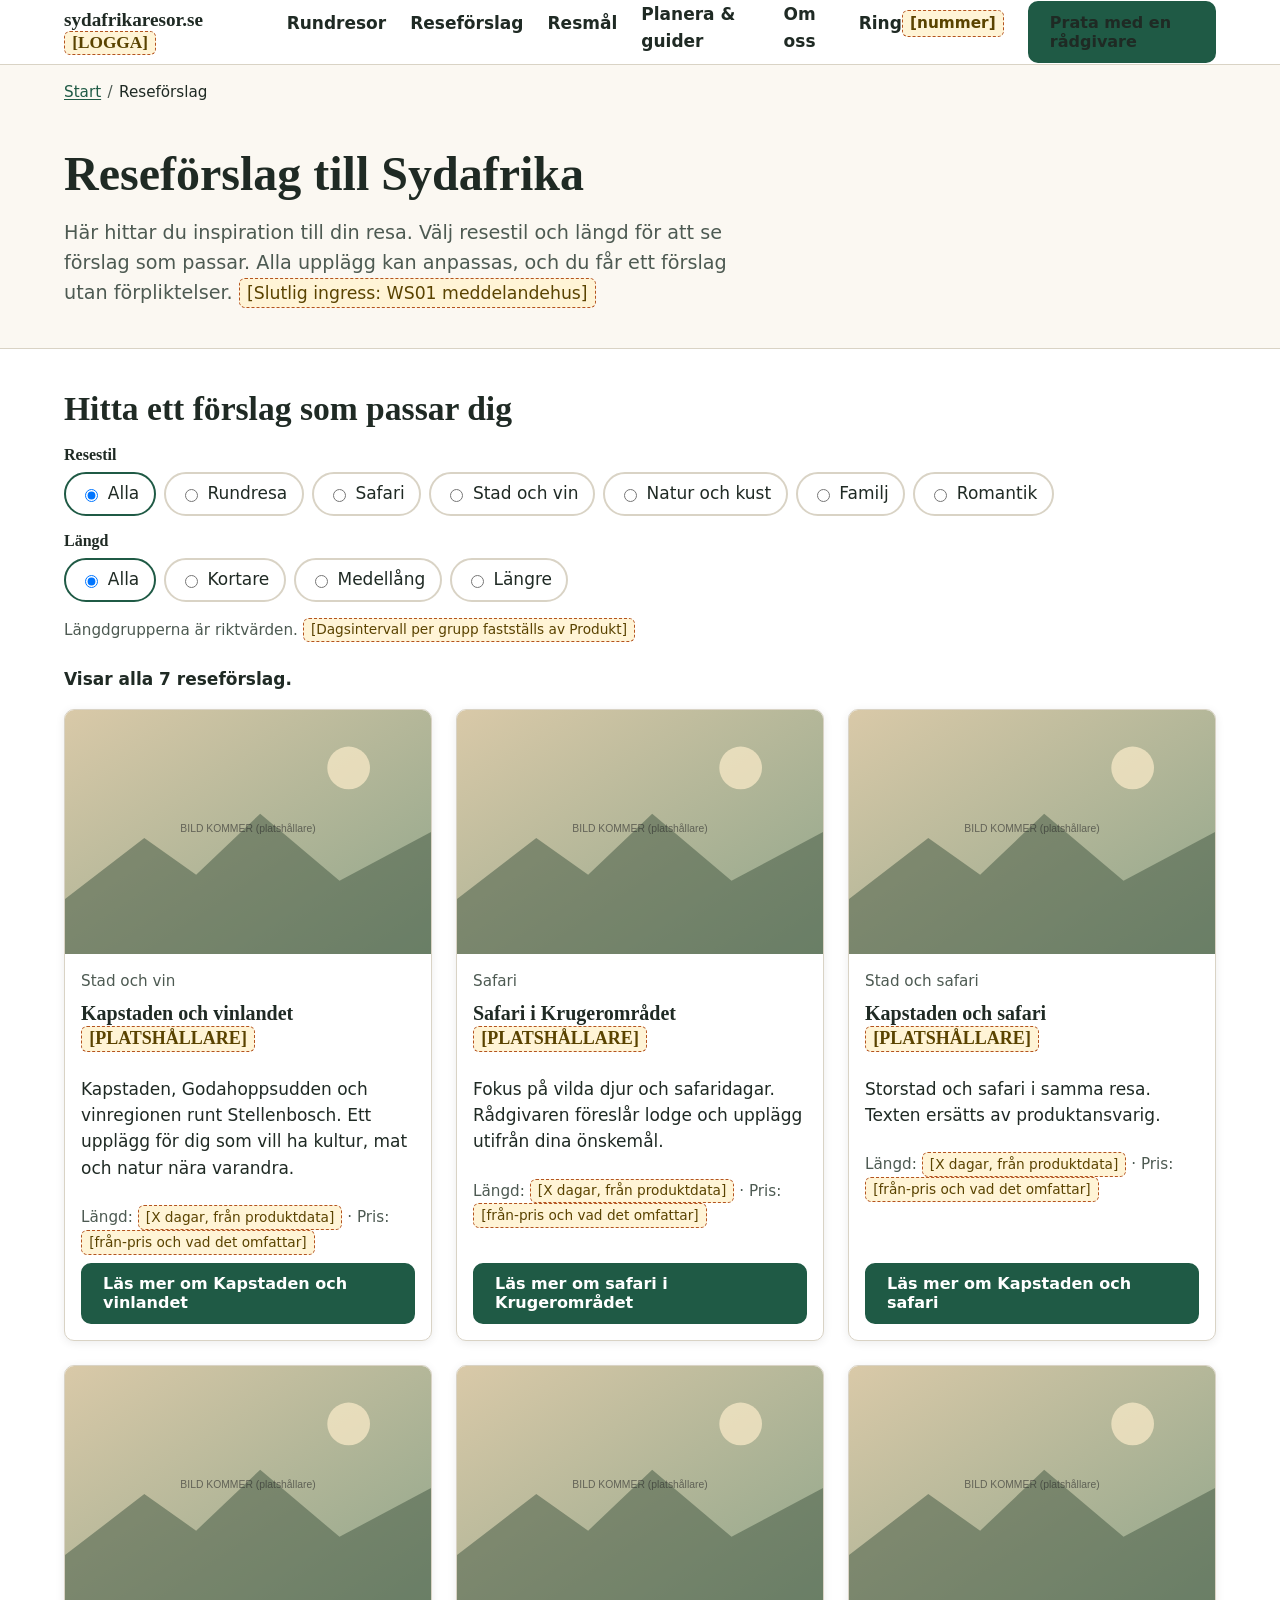
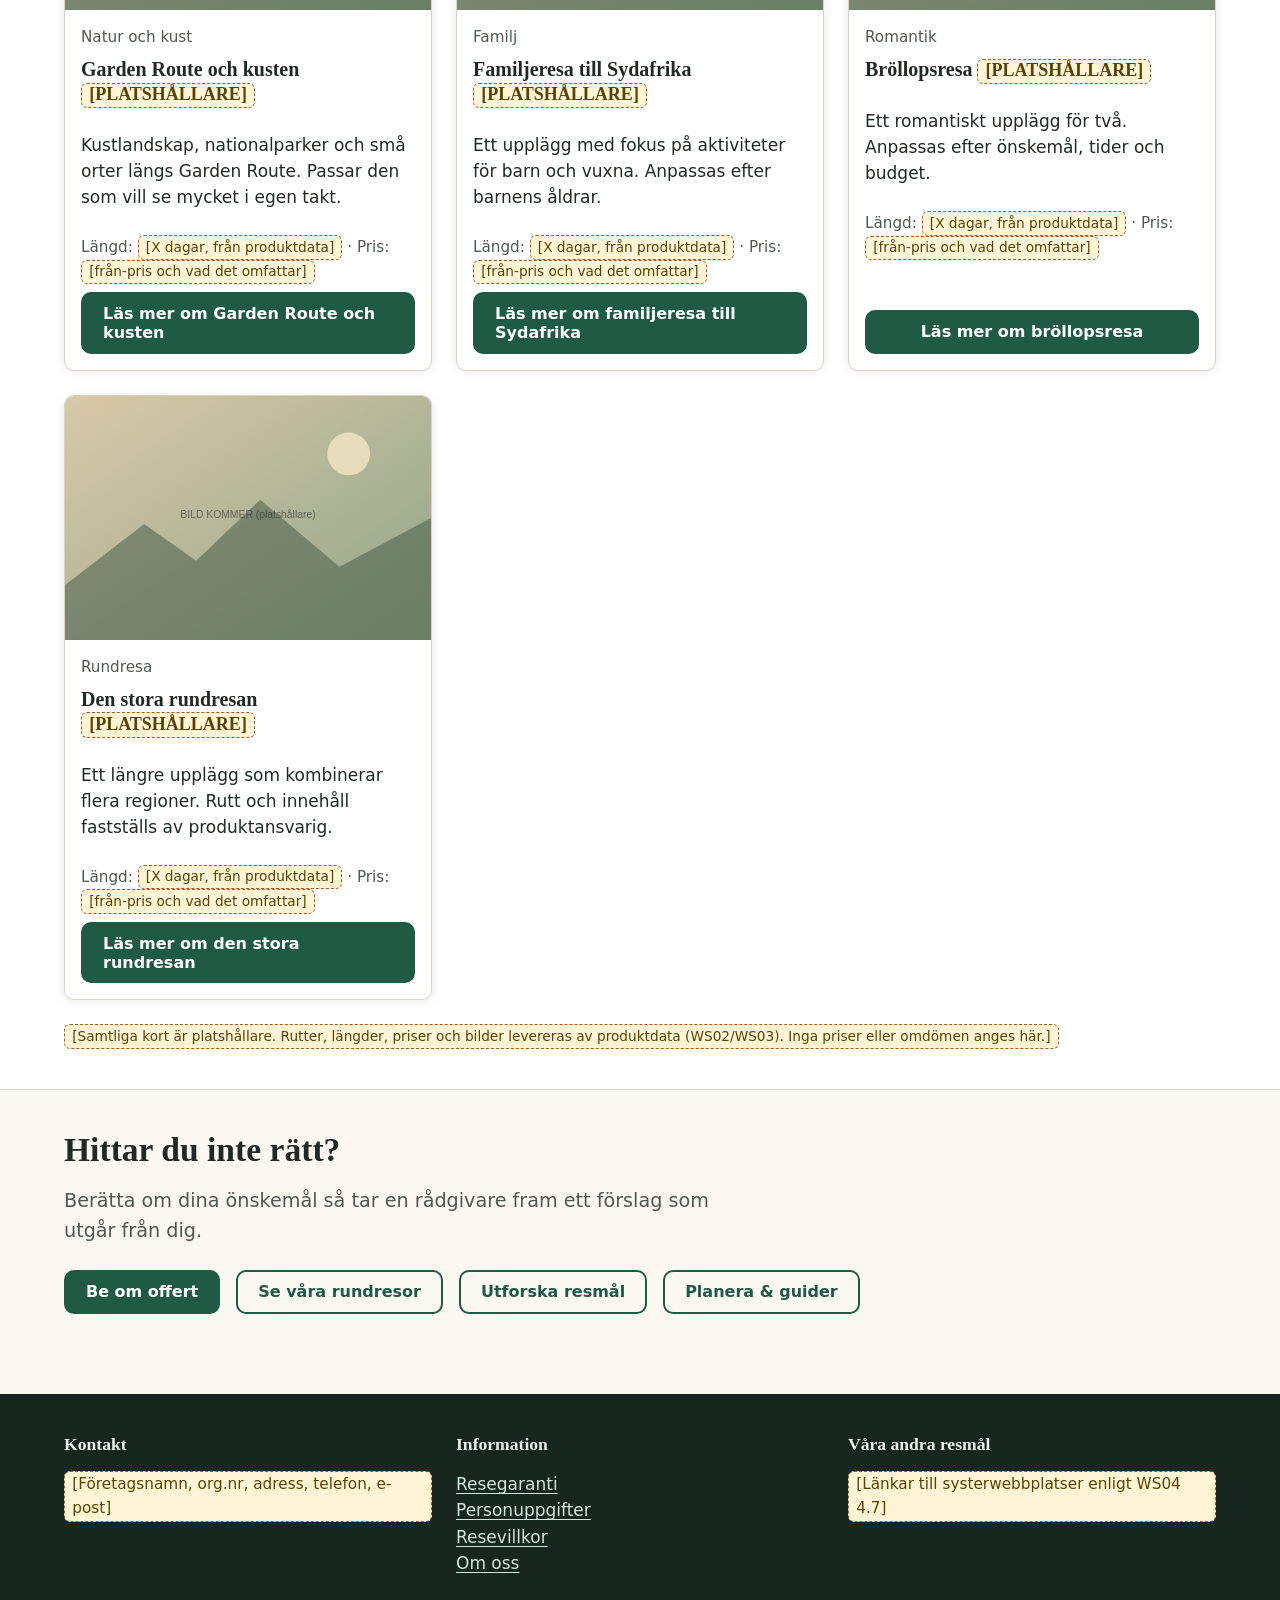
<file: website/reseforslag.html>
<!doctype html>
<html lang="sv">
<head>
<meta charset="utf-8">
<meta name="viewport" content="width=device-width,initial-scale=1">
<title>Reseförslag till Sydafrika: rundresor, safari och mer | sydafrikaresor.se</title>
<meta name="description" content="Hitta inspiration till din Sydafrikaresa. Filtrera reseförslag efter resestil och längd, och be om ett förslag utan förpliktelser.">
<link rel="canonical" href="https://www.sydafrikaresor.se/reseforslag/">
<meta name="theme-color" content="#1f5a45">
<meta property="og:type" content="website">
<meta property="og:locale" content="sv_SE">
<meta property="og:title" content="Reseförslag till Sydafrika | sydafrikaresor.se">
<meta property="og:description" content="Filtrera reseförslag efter resestil och längd.">
<meta property="og:url" content="https://www.sydafrikaresor.se/reseforslag/">
<link rel="stylesheet" href="assets/css/styles.css">
<style>
.filters{display:grid;gap:var(--s-3);margin-bottom:var(--s-4)}
.filters{display:none} .js .filters{display:grid}
.filter legend{font-size:1rem}
.card-list{list-style:none;margin:0;padding:0}
.card-list [hidden]{display:none}
.result-count{font-weight:600}
.empty{padding:var(--s-4);background:var(--c-surface);border:1px dashed var(--c-line);border-radius:var(--radius)}
.crumbs{padding-block:var(--s-3);font-size:.95rem}
.crumbs ol{display:flex;flex-wrap:wrap;gap:.4rem;list-style:none;margin:0;padding:0}
.crumbs li+li::before{content:"/";margin-right:.4rem;color:var(--c-muted)}
</style>
<script src="assets/js/main.js" defer></script>
<script src="assets/js/reseforslag.js" defer></script>
<script type="application/ld+json">
{
 "@context": "https://schema.org",
 "@graph": [
  {
   "@type": "CollectionPage",
   "@id": "https://www.sydafrikaresor.se/reseforslag/#page",
   "url": "https://www.sydafrikaresor.se/reseforslag/",
   "name": "Reseförslag till Sydafrika",
   "description": "Inspiration och reseförslag till Sydafrika. Filtrera efter resestil och längd.",
   "inLanguage": "sv-SE",
   "isPartOf": {
    "@type": "WebSite",
    "name": "sydafrikaresor.se",
    "url": "https://www.sydafrikaresor.se/"
   },
   "breadcrumb": {
    "@id": "https://www.sydafrikaresor.se/reseforslag/#bc"
   },
   "mainEntity": {
    "@id": "https://www.sydafrikaresor.se/reseforslag/#list"
   }
  },
  {
   "@type": "BreadcrumbList",
   "@id": "https://www.sydafrikaresor.se/reseforslag/#bc",
   "itemListElement": [
    {
     "@type": "ListItem",
     "position": 1,
     "name": "Start",
     "item": "https://www.sydafrikaresor.se/"
    },
    {
     "@type": "ListItem",
     "position": 2,
     "name": "Reseförslag",
     "item": "https://www.sydafrikaresor.se/reseforslag/"
    }
   ]
  },
  {
   "@type": "ItemList",
   "@id": "https://www.sydafrikaresor.se/reseforslag/#list",
   "name": "Reseförslag till Sydafrika",
   "numberOfItems": 7,
   "itemListElement": [
    {
     "@type": "ListItem",
     "position": 1,
     "url": "https://www.sydafrikaresor.se/reseforslag/kapstaden-vinlandet/",
     "name": "Kapstaden och vinlandet"
    },
    {
     "@type": "ListItem",
     "position": 2,
     "url": "https://www.sydafrikaresor.se/reseforslag/safari-kruger/",
     "name": "Safari i Krugerområdet"
    },
    {
     "@type": "ListItem",
     "position": 3,
     "url": "https://www.sydafrikaresor.se/reseforslag/kapstaden-safari/",
     "name": "Kapstaden och safari"
    },
    {
     "@type": "ListItem",
     "position": 4,
     "url": "https://www.sydafrikaresor.se/reseforslag/garden-route/",
     "name": "Garden Route och kusten"
    },
    {
     "@type": "ListItem",
     "position": 5,
     "url": "https://www.sydafrikaresor.se/reseforslag/familjeresa/",
     "name": "Familjeresa till Sydafrika"
    },
    {
     "@type": "ListItem",
     "position": 6,
     "url": "https://www.sydafrikaresor.se/reseforslag/brollopsresa/",
     "name": "Bröllopsresa"
    },
    {
     "@type": "ListItem",
     "position": 7,
     "url": "https://www.sydafrikaresor.se/reseforslag/stor-rundresa/",
     "name": "Den stora rundresan"
    }
   ]
  }
 ]
}
</script>
</head>
<body>
<a class="skip" href="#main">Hoppa till innehållet</a>
<header class="site-header">
  <div class="wrap">
    <a class="logo" href="/" aria-label="sydafrikaresor.se, startsida">sydafrikaresor.se <span class="placeholder">[LOGGA]</span></a>
    <nav class="nav" aria-label="Huvudmeny">
      <button class="menu-toggle" aria-expanded="false" aria-controls="primary-menu">Meny</button>
      <ul id="primary-menu">
        <li><a href="/rundresor/">Rundresor</a></li>
        <li><a href="/reseforslag/" aria-current="page">Reseförslag</a></li>
        <li><a href="/resmal/">Resmål</a></li>
        <li><a href="/guide/">Planera &amp; guider</a></li>
        <li><a href="/om-oss/">Om oss</a></li>
        <li><a href="tel:+46000000000">Ring <span class="placeholder">[nummer]</span></a></li>
        <li><a class="btn" href="/#offert">Prata med en rådgivare</a></li>
      </ul>
    </nav>
  </div>
</header>

<main id="main">
<nav class="wrap crumbs" aria-label="Brödsmula">
  <ol><li><a href="/">Start</a></li><li><span aria-current="page">Reseförslag</span></li></ol>
</nav>
<section class="wrap" aria-labelledby="h1" style="padding-block:var(--s-4)">
  <h1 id="h1">Reseförslag till Sydafrika</h1>
  <p class="lead">Här hittar du inspiration till din resa. Välj resestil och längd för att se förslag som passar. Alla upplägg kan anpassas, och du får ett förslag utan förpliktelser. <span class="placeholder">[Slutlig ingress: WS01 meddelandehus]</span></p>
</section>

<section class="section section--alt" id="forslag" aria-labelledby="list-h">
  <div class="wrap">
    <h2 id="list-h">Hitta ett förslag som passar dig</h2>
    <form class="filters" id="filters" aria-label="Filtrera reseförslag" onsubmit="return false">
      <fieldset class="filter"><legend>Resestil</legend><div class="chips"><label><input type="radio" name="stil" value="alla" checked> Alla</label><label><input type="radio" name="stil" value="rundresa"> Rundresa</label><label><input type="radio" name="stil" value="safari"> Safari</label><label><input type="radio" name="stil" value="stad"> Stad och vin</label><label><input type="radio" name="stil" value="natur"> Natur och kust</label><label><input type="radio" name="stil" value="familj"> Familj</label><label><input type="radio" name="stil" value="romantik"> Romantik</label></div></fieldset>
      <fieldset class="filter"><legend>Längd</legend><div class="chips"><label><input type="radio" name="langd" value="alla" checked> Alla</label><label><input type="radio" name="langd" value="kort"> Kortare</label><label><input type="radio" name="langd" value="medel"> Medellång</label><label><input type="radio" name="langd" value="lang"> Längre</label></div></fieldset>
      <p class="meta">Längdgrupperna är riktvärden. <span class="placeholder">[Dagsintervall per grupp fastställs av Produkt]</span></p>
    </form>
    <p class="result-count" id="result-count" role="status" aria-live="polite">Visar alla 7 reseförslag.</p>
    <ul class="cards card-list" id="trip-list">
      <li class="card" data-style="stad" data-duration="kort">
        <img src="assets/img/placeholder-landscape.svg" width="1200" height="800" loading="lazy" alt="Platshållare: bild för Kapstaden och vinlandet (ersätts med egen eller licensierad bild)">
        <div class="card__body">
          <p class="meta">Stad och vin</p>
          <h3>Kapstaden och vinlandet <span class="placeholder">[PLATSHÅLLARE]</span></h3>
          <p>Kapstaden, Godahoppsudden och vinregionen runt Stellenbosch. Ett upplägg för dig som vill ha kultur, mat och natur nära varandra.</p>
          <p class="meta">Längd: <span class="placeholder">[X dagar, från produktdata]</span> &middot; Pris: <span class="placeholder">[från-pris och vad det omfattar]</span></p>
          <a class="btn" href="/reseforslag/kapstaden-vinlandet/" data-trip="kapstaden-vinlandet">Läs mer om Kapstaden och vinlandet</a>
        </div>
      </li>
      <li class="card" data-style="safari" data-duration="medel">
        <img src="assets/img/placeholder-landscape.svg" width="1200" height="800" loading="lazy" alt="Platshållare: bild för safari i Krugerområdet (ersätts med egen eller licensierad bild)">
        <div class="card__body">
          <p class="meta">Safari</p>
          <h3>Safari i Krugerområdet <span class="placeholder">[PLATSHÅLLARE]</span></h3>
          <p>Fokus på vilda djur och safaridagar. Rådgivaren föreslår lodge och upplägg utifrån dina önskemål.</p>
          <p class="meta">Längd: <span class="placeholder">[X dagar, från produktdata]</span> &middot; Pris: <span class="placeholder">[från-pris och vad det omfattar]</span></p>
          <a class="btn" href="/reseforslag/safari-kruger/" data-trip="safari-kruger">Läs mer om safari i Krugerområdet</a>
        </div>
      </li>
      <li class="card" data-style="stad" data-duration="medel">
        <img src="assets/img/placeholder-landscape.svg" width="1200" height="800" loading="lazy" alt="Platshållare: bild för kapstaden och safari (ersätts med egen eller licensierad bild)">
        <div class="card__body">
          <p class="meta">Stad och safari</p>
          <h3>Kapstaden och safari <span class="placeholder">[PLATSHÅLLARE]</span></h3>
          <p>Storstad och safari i samma resa. Texten ersätts av produktansvarig.</p>
          <p class="meta">Längd: <span class="placeholder">[X dagar, från produktdata]</span> &middot; Pris: <span class="placeholder">[från-pris och vad det omfattar]</span></p>
          <a class="btn" href="/reseforslag/kapstaden-safari/" data-trip="kapstaden-safari">Läs mer om Kapstaden och safari</a>
        </div>
      </li>
      <li class="card" data-style="natur" data-duration="medel">
        <img src="assets/img/placeholder-landscape.svg" width="1200" height="800" loading="lazy" alt="Platshållare: bild för Garden Route och kusten (ersätts med egen eller licensierad bild)">
        <div class="card__body">
          <p class="meta">Natur och kust</p>
          <h3>Garden Route och kusten <span class="placeholder">[PLATSHÅLLARE]</span></h3>
          <p>Kustlandskap, nationalparker och små orter längs Garden Route. Passar den som vill se mycket i egen takt.</p>
          <p class="meta">Längd: <span class="placeholder">[X dagar, från produktdata]</span> &middot; Pris: <span class="placeholder">[från-pris och vad det omfattar]</span></p>
          <a class="btn" href="/reseforslag/garden-route/" data-trip="garden-route">Läs mer om Garden Route och kusten</a>
        </div>
      </li>
      <li class="card" data-style="familj" data-duration="medel">
        <img src="assets/img/placeholder-landscape.svg" width="1200" height="800" loading="lazy" alt="Platshållare: bild för familjeresa till sydafrika (ersätts med egen eller licensierad bild)">
        <div class="card__body">
          <p class="meta">Familj</p>
          <h3>Familjeresa till Sydafrika <span class="placeholder">[PLATSHÅLLARE]</span></h3>
          <p>Ett upplägg med fokus på aktiviteter för barn och vuxna. Anpassas efter barnens åldrar.</p>
          <p class="meta">Längd: <span class="placeholder">[X dagar, från produktdata]</span> &middot; Pris: <span class="placeholder">[från-pris och vad det omfattar]</span></p>
          <a class="btn" href="/reseforslag/familjeresa/" data-trip="familjeresa">Läs mer om familjeresa till Sydafrika</a>
        </div>
      </li>
      <li class="card" data-style="romantik" data-duration="medel">
        <img src="assets/img/placeholder-landscape.svg" width="1200" height="800" loading="lazy" alt="Platshållare: bild för bröllopsresa (ersätts med egen eller licensierad bild)">
        <div class="card__body">
          <p class="meta">Romantik</p>
          <h3>Bröllopsresa <span class="placeholder">[PLATSHÅLLARE]</span></h3>
          <p>Ett romantiskt upplägg för två. Anpassas efter önskemål, tider och budget.</p>
          <p class="meta">Längd: <span class="placeholder">[X dagar, från produktdata]</span> &middot; Pris: <span class="placeholder">[från-pris och vad det omfattar]</span></p>
          <a class="btn" href="/reseforslag/brollopsresa/" data-trip="brollopsresa">Läs mer om bröllopsresa</a>
        </div>
      </li>
      <li class="card" data-style="rundresa" data-duration="lang">
        <img src="assets/img/placeholder-landscape.svg" width="1200" height="800" loading="lazy" alt="Platshållare: bild för den stora rundresan (ersätts med egen eller licensierad bild)">
        <div class="card__body">
          <p class="meta">Rundresa</p>
          <h3>Den stora rundresan <span class="placeholder">[PLATSHÅLLARE]</span></h3>
          <p>Ett längre upplägg som kombinerar flera regioner. Rutt och innehåll fastställs av produktansvarig.</p>
          <p class="meta">Längd: <span class="placeholder">[X dagar, från produktdata]</span> &middot; Pris: <span class="placeholder">[från-pris och vad det omfattar]</span></p>
          <a class="btn" href="/reseforslag/stor-rundresa/" data-trip="stor-rundresa">Läs mer om den stora rundresan</a>
        </div>
      </li>
    </ul>
    <p class="empty" id="empty" hidden>Inga reseförslag matchar just nu. <a href="/#offert">Berätta vad du söker</a> så tar en rådgivare fram ett eget förslag.</p>
    <p class="meta" style="margin-top:var(--s-4)"><span class="placeholder">[Samtliga kort är platshållare. Rutter, längder, priser och bilder levereras av produktdata (WS02/WS03). Inga priser eller omdömen anges här.]</span></p>
  </div>
</section>

<section class="section" aria-labelledby="cta-h">
  <div class="wrap">
    <h2 id="cta-h">Hittar du inte rätt?</h2>
    <p class="lead">Berätta om dina önskemål så tar en rådgivare fram ett förslag som utgår från dig.</p>
    <div class="hero__cta">
      <a class="btn" href="/#offert">Be om offert</a>
      <a class="btn btn--ghost" href="/rundresor/">Se våra rundresor</a>
      <a class="btn btn--ghost" href="/resmal/">Utforska resmål</a>
      <a class="btn btn--ghost" href="/guide/">Planera &amp; guider</a>
    </div>
  </div>
</section>
</main>

<footer class="site-footer">
  <div class="wrap cols">
    <div><h2 style="font-size:1.1rem">Kontakt</h2><p><span class="placeholder">[Företagsnamn, org.nr, adress, telefon, e-post]</span></p></div>
    <div><h2 style="font-size:1.1rem">Information</h2><ul><li><a href="/resegaranti/">Resegaranti</a></li><li><a href="/integritet/">Personuppgifter</a></li><li><a href="/villkor/">Resevillkor</a></li><li><a href="/om-oss/">Om oss</a></li></ul></div>
    <div><h2 style="font-size:1.1rem">Våra andra resmål</h2><p><span class="placeholder">[Länkar till systerwebbplatser enligt WS04 4.7]</span></p></div>
  </div>
</footer>

<div class="mobile-bar" role="region" aria-label="Snabbval">
  <a class="btn" href="/#offert">Be om offert</a>
  <a class="btn btn--ghost" href="tel:+46000000000">Ring</a>
</div>

<div class="mobile-bar" role="region" aria-label="Snabbval">
  <a class="btn" href="/#offert">Be om offert</a>
  <a class="btn btn--ghost" href="tel:+46000000000">Ring</a>
</div>
</body>
</html>
</file>
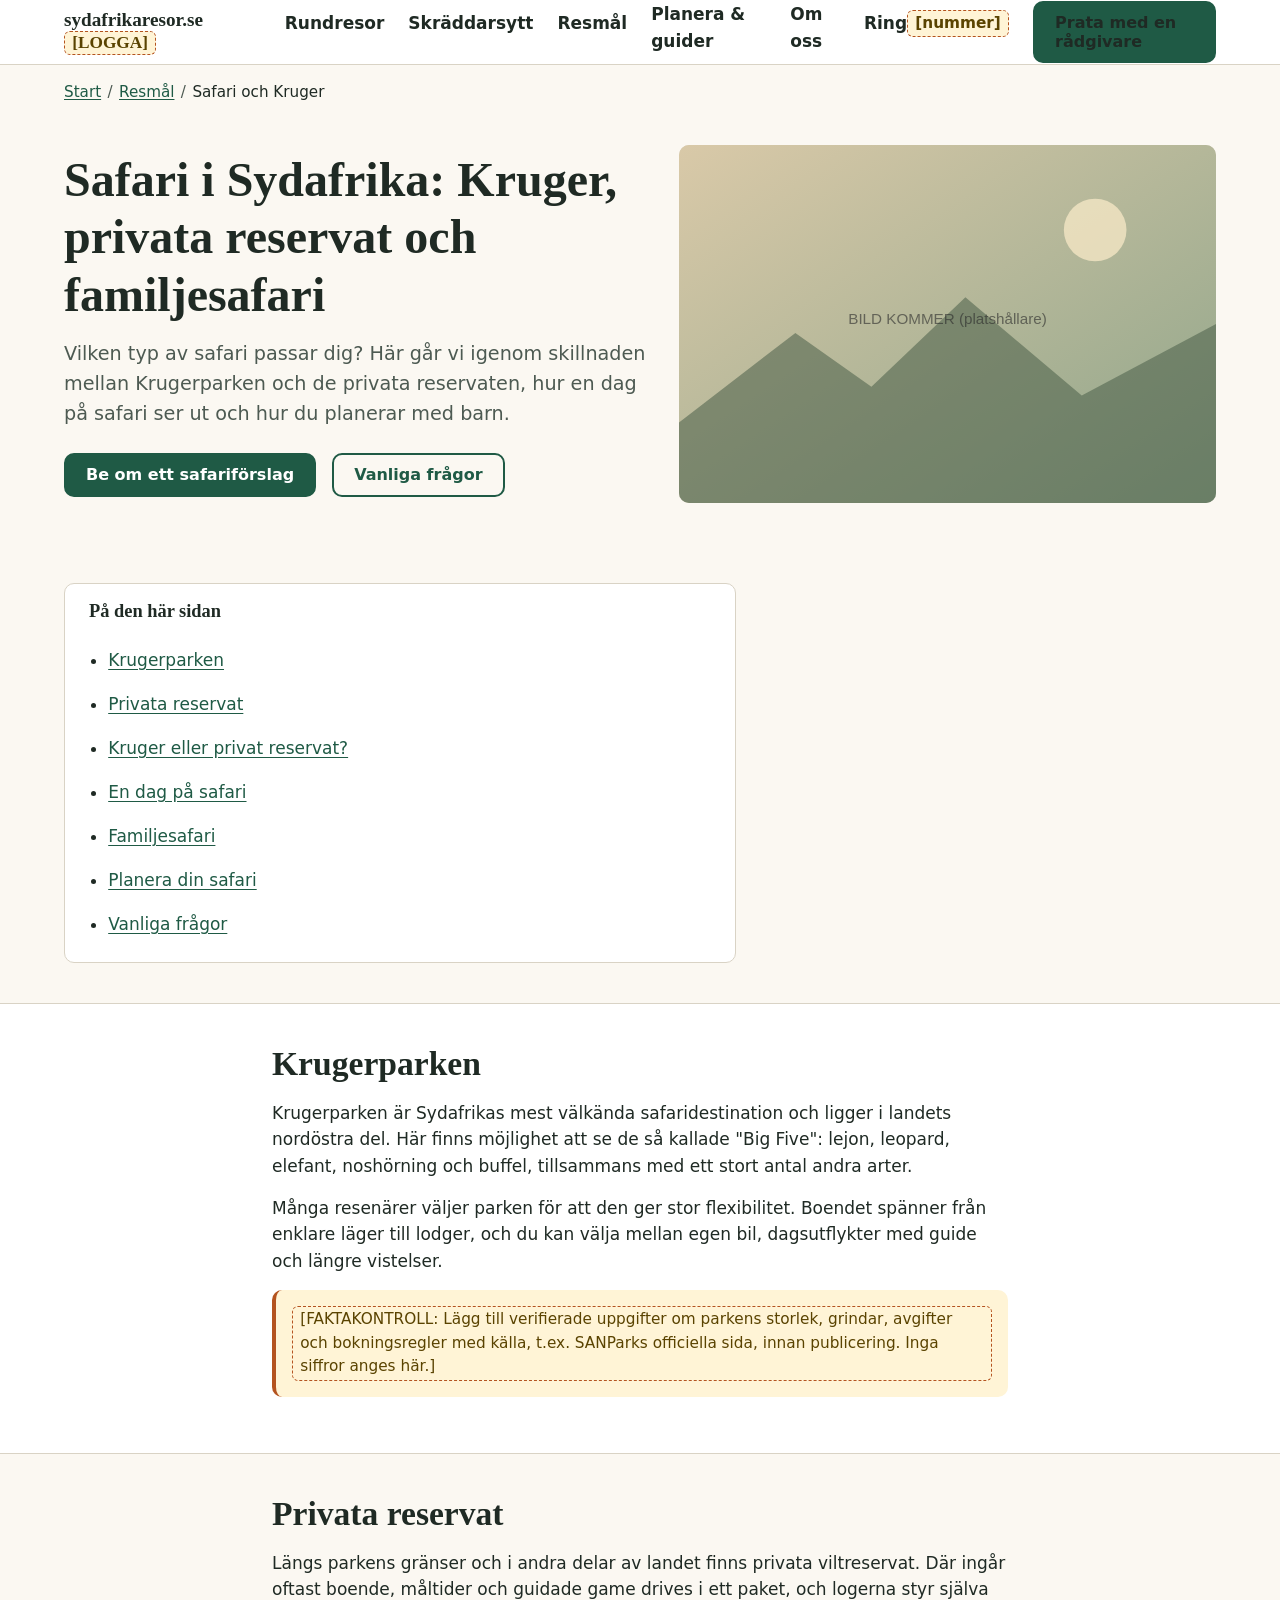
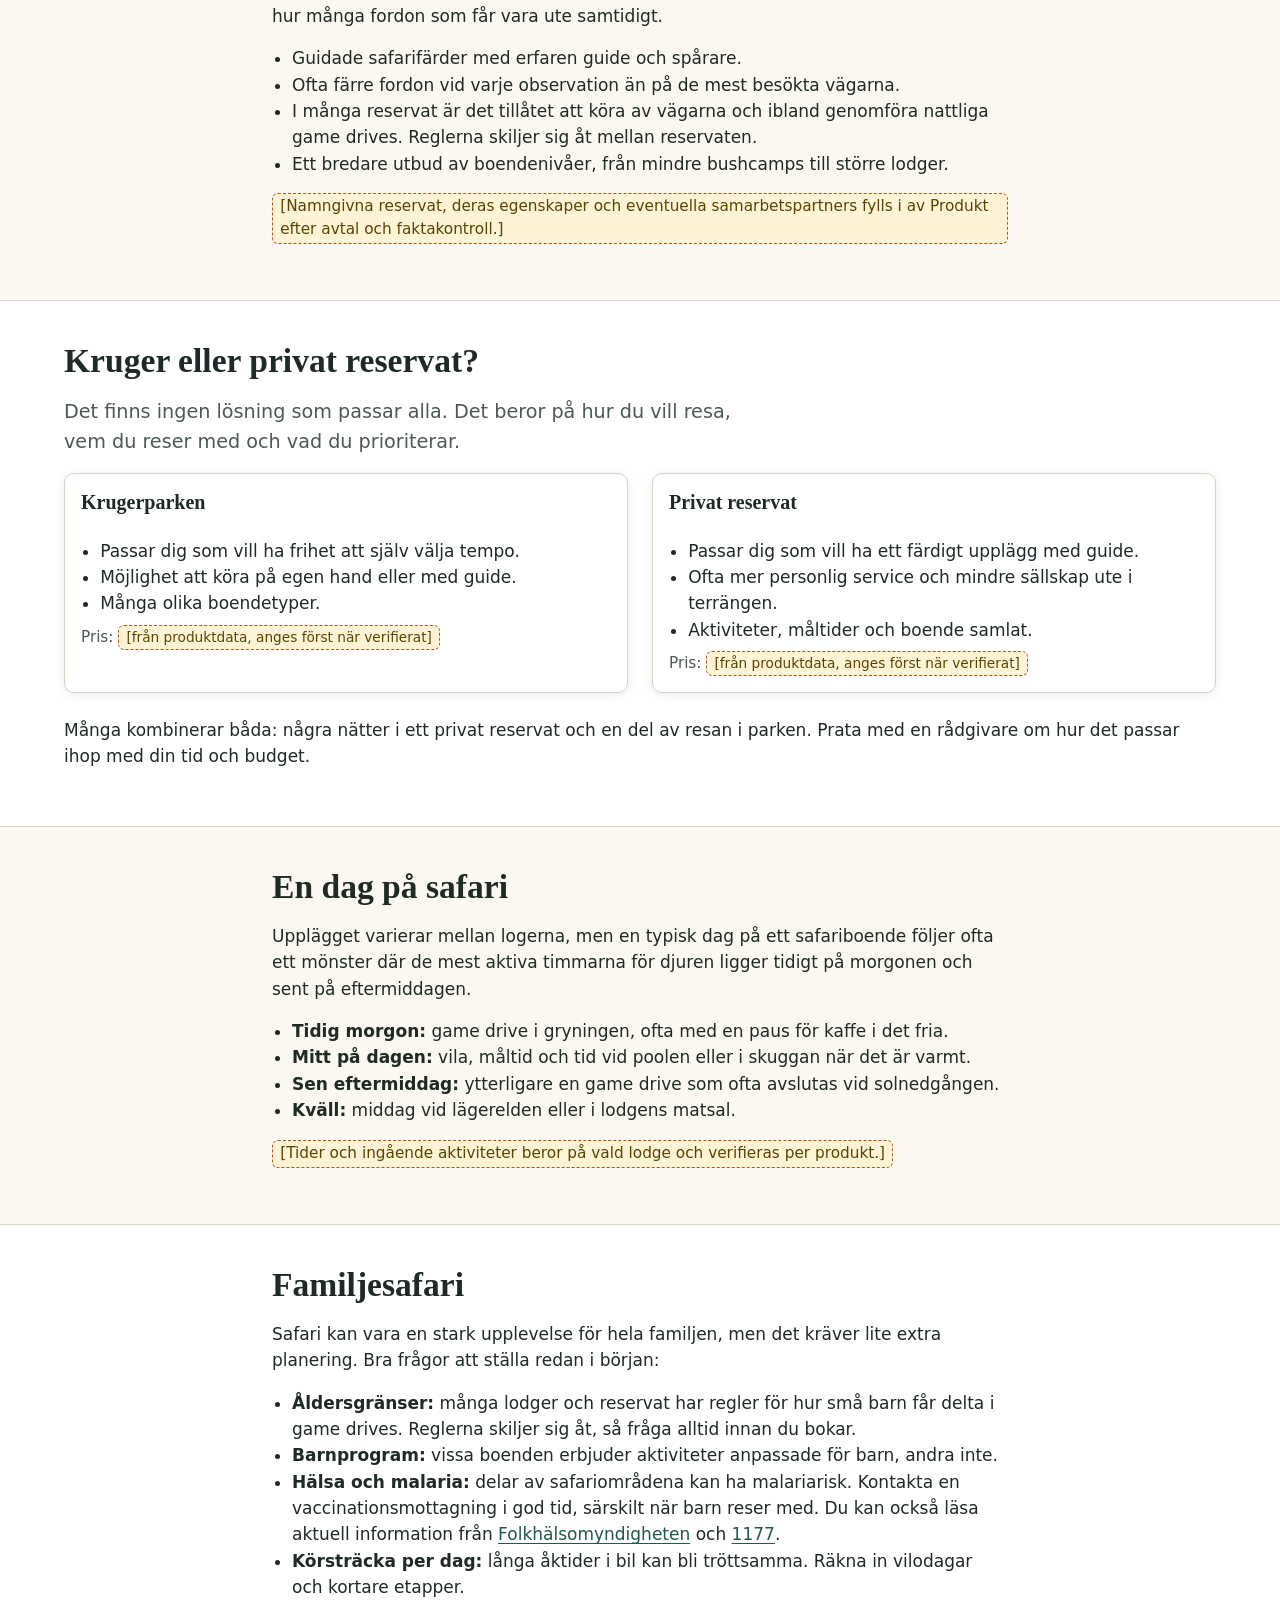
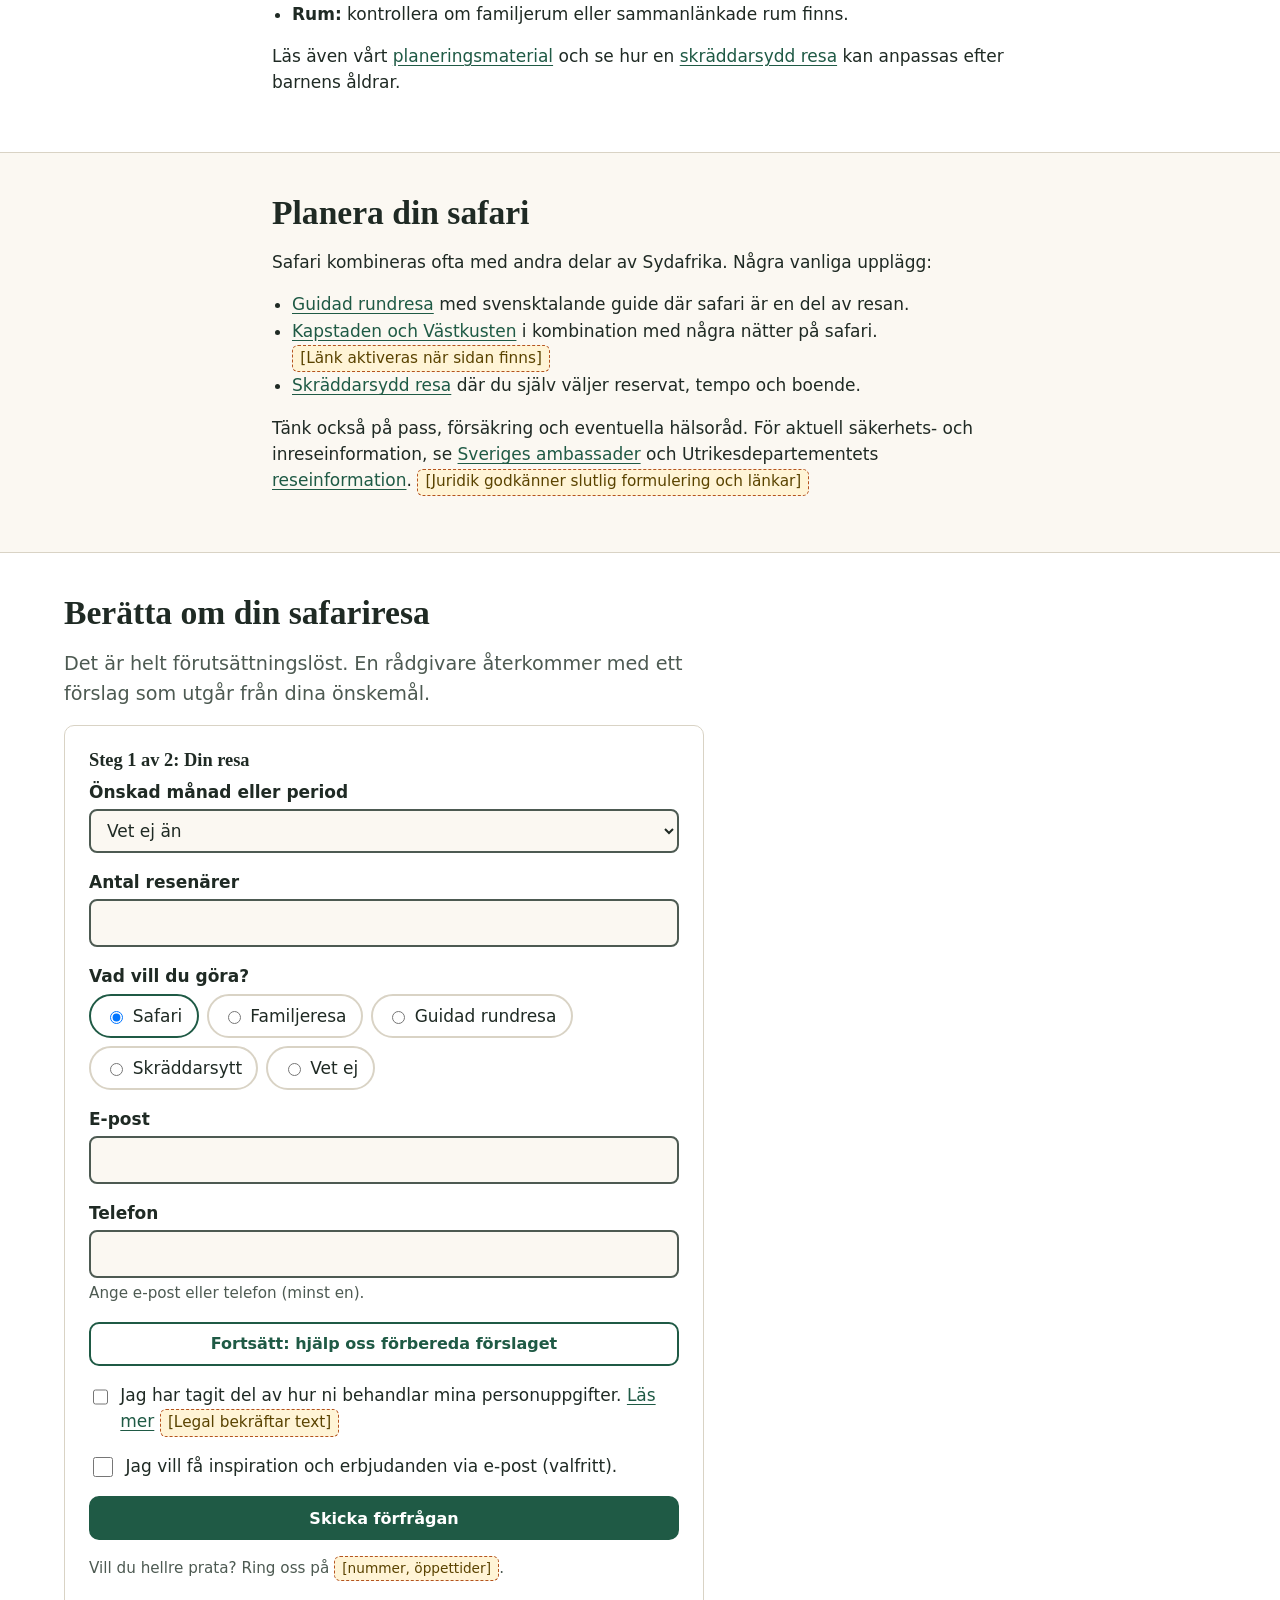
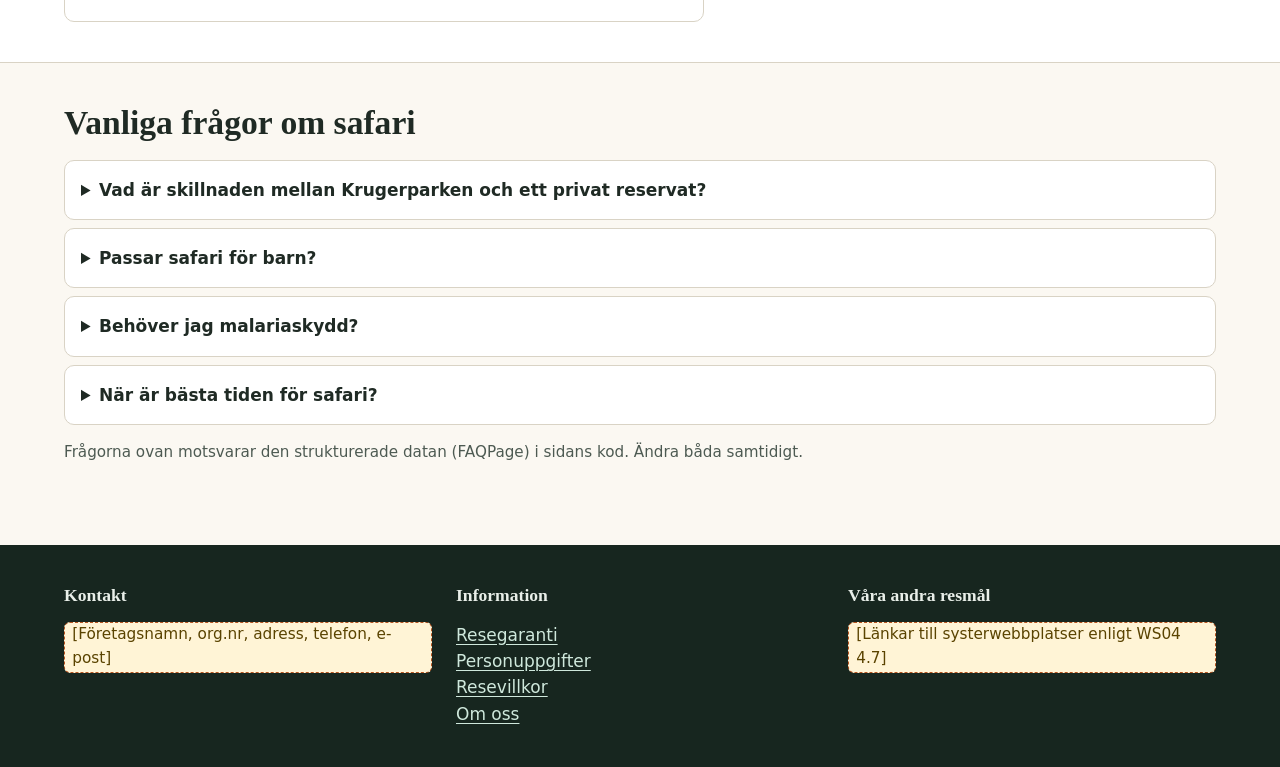
<file: website/safari-kruger.html>
<!doctype html>
<html lang="sv">
<head>
<meta charset="utf-8">
<meta name="viewport" content="width=device-width,initial-scale=1">
<title>Safari i Sydafrika: Kruger, privata reservat och familjesafari | sydafrikaresor.se</title>
<meta name="description" content="Guide till safari i Sydafrika: skillnaden mellan Krugerparken och privata reservat, vad du kan förvänta dig på en game drive och hur du planerar en familjesafari. Be om ett förslag utan förpliktelser.">
<link rel="canonical" href="https://www.sydafrikaresor.se/resmal/safari-kruger/">
<meta name="theme-color" content="#1f5a45">
<meta property="og:type" content="article">
<meta property="og:locale" content="sv_SE">
<meta property="og:title" content="Safari i Sydafrika: Kruger, privata reservat och familjesafari">
<meta property="og:description" content="Så väljer du mellan Krugerparken och privata reservat, och så planerar du en safari med barn.">
<meta property="og:url" content="https://www.sydafrikaresor.se/resmal/safari-kruger/">
<!-- TODO: og:image när licensierad bild finns (1200x630) -->
<link rel="stylesheet" href="assets/css/styles.css">
<style>
.breadcrumb{padding-block:var(--s-3) 0;font-size:.95rem}
.breadcrumb ol{list-style:none;margin:0;padding:0;display:flex;flex-wrap:wrap;gap:.4rem}
.breadcrumb li+li::before{content:"/";margin-right:.4rem;color:var(--c-muted)}
.toc{background:var(--c-surface);border:1px solid var(--c-line);border-radius:var(--radius);padding:var(--s-3) var(--s-4);max-width:42rem}
.toc ul{margin:0;padding-left:1.2rem}
.toc a{display:inline-block;min-height:var(--tap);line-height:var(--tap)}
.prose{max-width:46rem}
.prose ul{padding-left:1.25rem;margin:0 0 var(--s-3)}
.compare{display:grid;gap:var(--s-4)}
@media (min-width:48rem){.compare{grid-template-columns:repeat(2,1fr)}}
.compare .card__body ul{margin:0;padding-left:1.2rem}
.note{background:var(--c-warn-bg);color:var(--c-warn-ink);border-left:4px solid var(--c-accent);padding:var(--s-3);border-radius:var(--radius);max-width:46rem}
</style>
<script src="assets/js/main.js" defer></script>
<script type="application/ld+json">
{
  "@context": "https://schema.org",
  "@graph": [
    {
      "@type": "WebPage",
      "@id": "https://www.sydafrikaresor.se/resmal/safari-kruger/#webpage",
      "url": "https://www.sydafrikaresor.se/resmal/safari-kruger/",
      "name": "Safari i Sydafrika: Kruger, privata reservat och familjesafari",
      "description": "Guide till safari i Sydafrika: Krugerparken, privata reservat och familjesafari.",
      "inLanguage": "sv-SE",
      "isPartOf": {"@type": "WebSite", "name": "sydafrikaresor.se", "url": "https://www.sydafrikaresor.se/"},
      "breadcrumb": {"@id": "https://www.sydafrikaresor.se/resmal/safari-kruger/#breadcrumb"},
      "about": {"@id": "https://www.sydafrikaresor.se/resmal/safari-kruger/#kruger"}
    },
    {
      "@type": "BreadcrumbList",
      "@id": "https://www.sydafrikaresor.se/resmal/safari-kruger/#breadcrumb",
      "itemListElement": [
        {"@type": "ListItem", "position": 1, "name": "Start", "item": "https://www.sydafrikaresor.se/"},
        {"@type": "ListItem", "position": 2, "name": "Resmål", "item": "https://www.sydafrikaresor.se/resmal/"},
        {"@type": "ListItem", "position": 3, "name": "Safari och Kruger"}
      ]
    },
    {
      "@type": "TouristDestination",
      "@id": "https://www.sydafrikaresor.se/resmal/safari-kruger/#kruger",
      "name": "Krugerparken och privata reservat, Sydafrika",
      "description": "Safaridestination i nordöstra Sydafrika med nationalpark och privata viltreservat.",
      "touristType": ["Safari", "Familjeresa", "Naturupplevelser"],
      "containedInPlace": {"@type": "Country", "name": "Sydafrika"}
    },
    {
      "@type": "FAQPage",
      "@id": "https://www.sydafrikaresor.se/resmal/safari-kruger/#faq",
      "mainEntity": [
        {"@type": "Question", "name": "Vad är skillnaden mellan Krugerparken och ett privat reservat?",
         "acceptedAnswer": {"@type": "Answer", "text": "Krugerparken är en stor nationalpark där många resenärer kör själva eller med guide på allmänna vägar. Privata reservat ligger ofta i anslutning till parken och erbjuder vanligtvis guidade game drives med färre fordon, och i många fall körning utanför vägarna. Upplägg, regler och tider varierar mellan logerna."}},
        {"@type": "Question", "name": "Passar safari för barn?",
         "acceptedAnswer": {"@type": "Answer", "text": "Ja, många familjer reser på safari, men åldersgränser och barnprogram skiljer sig mellan logerna. Berätta om barnens åldrar så hjälper en rådgivare dig att hitta boenden som tar emot barn."}},
        {"@type": "Question", "name": "Behöver jag malariaskydd?",
         "acceptedAnswer": {"@type": "Answer", "text": "Delar av safariområdena kan ha malariarisk, särskilt under vissa månader. Kontakta en vaccinationsmottagning eller vårdcentral i god tid före avresa för personlig rådgivning."}},
        {"@type": "Question", "name": "När är bästa tiden för safari?",
         "acceptedAnswer": {"@type": "Answer", "text": "Det beror på vad du prioriterar. Många uppger att den torra årstiden under vinterhalvåret gör det lättare att se djur, medan grönskan och djurungarna lockar under sommarhalvåret. En rådgivare går igenom för- och nackdelar utifrån din tidpunkt."}}
      ]
    }
  ]
}
</script>
</head>
<body>
<a class="skip" href="#main">Hoppa till innehållet</a>
<header class="site-header">
  <div class="wrap">
    <a class="logo" href="/" aria-label="sydafrikaresor.se, startsida">sydafrikaresor.se <span class="placeholder">[LOGGA]</span></a>
    <nav class="nav" aria-label="Huvudmeny">
      <button class="menu-toggle" aria-expanded="false" aria-controls="primary-menu">Meny</button>
      <ul id="primary-menu">
        <li><a href="/rundresor/">Rundresor</a></li>
        <li><a href="/reseforslag/">Skräddarsytt</a></li>
        <li><a href="/resmal/" aria-current="page">Resmål</a></li>
        <li><a href="/guide/">Planera &amp; guider</a></li>
        <li><a href="/om-oss/">Om oss</a></li>
        <li><a href="tel:+46000000000">Ring <span class="placeholder">[nummer]</span></a></li>
        <li><a class="btn" href="#offert">Prata med en rådgivare</a></li>
      </ul>
    </nav>
  </div>
</header>

<main id="main">
<nav class="wrap breadcrumb" aria-label="Brödsmulor">
  <ol>
    <li><a href="/">Start</a></li>
    <li><a href="/resmal/">Resmål</a></li>
    <li aria-current="page">Safari och Kruger</li>
  </ol>
</nav>

<section class="wrap hero" aria-labelledby="h1">
  <div>
    <h1 id="h1">Safari i Sydafrika: Kruger, privata reservat och familjesafari</h1>
    <p class="lead">Vilken typ av safari passar dig? Här går vi igenom skillnaden mellan Krugerparken och de privata reservaten, hur en dag på safari ser ut och hur du planerar med barn.</p>
    <div class="hero__cta">
      <a class="btn" href="#offert">Be om ett safariförslag</a>
      <a class="btn btn--ghost" href="#fragor">Vanliga frågor</a>
    </div>
  </div>
  <div class="hero__media">
    <img src="assets/img/placeholder-landscape.svg" width="1200" height="800" fetchpriority="high" alt="Platshållare för bild från safari i Sydafrika (ersätts med egen eller licensierad bild)">
  </div>
</section>

<section class="section">
  <div class="wrap">
    <nav class="toc" aria-labelledby="toc-h">
      <h2 id="toc-h" style="font-size:1.15rem">På den här sidan</h2>
      <ul>
        <li><a href="#kruger">Krugerparken</a></li>
        <li><a href="#privata">Privata reservat</a></li>
        <li><a href="#jamfor">Kruger eller privat reservat?</a></li>
        <li><a href="#dagen">En dag på safari</a></li>
        <li><a href="#familj">Familjesafari</a></li>
        <li><a href="#planera">Planera din safari</a></li>
        <li><a href="#fragor">Vanliga frågor</a></li>
      </ul>
    </nav>
  </div>
</section>

<section class="section section--alt" id="kruger" aria-labelledby="kruger-h">
  <div class="wrap prose">
    <h2 id="kruger-h">Krugerparken</h2>
    <p>Krugerparken är Sydafrikas mest välkända safaridestination och ligger i landets nordöstra del. Här finns möjlighet att se de så kallade &quot;Big Five&quot;: lejon, leopard, elefant, noshörning och buffel, tillsammans med ett stort antal andra arter.</p>
    <p>Många resenärer väljer parken för att den ger stor flexibilitet. Boendet spänner från enklare läger till lodger, och du kan välja mellan egen bil, dagsutflykter med guide och längre vistelser.</p>
    <p class="note"><span class="placeholder">[FAKTAKONTROLL: Lägg till verifierade uppgifter om parkens storlek, grindar, avgifter och bokningsregler med källa, t.ex. SANParks officiella sida, innan publicering. Inga siffror anges här.]</span></p>
  </div>
</section>

<section class="section" id="privata" aria-labelledby="priv-h">
  <div class="wrap prose">
    <h2 id="priv-h">Privata reservat</h2>
    <p>Längs parkens gränser och i andra delar av landet finns privata viltreservat. Där ingår oftast boende, måltider och guidade game drives i ett paket, och logerna styr själva hur många fordon som får vara ute samtidigt.</p>
    <ul>
      <li>Guidade safarifärder med erfaren guide och spårare.</li>
      <li>Ofta färre fordon vid varje observation än på de mest besökta vägarna.</li>
      <li>I många reservat är det tillåtet att köra av vägarna och ibland genomföra nattliga game drives. Reglerna skiljer sig åt mellan reservaten.</li>
      <li>Ett bredare utbud av boendenivåer, från mindre bushcamps till större lodger.</li>
    </ul>
    <p><span class="placeholder">[Namngivna reservat, deras egenskaper och eventuella samarbetspartners fylls i av Produkt efter avtal och faktakontroll.]</span></p>
  </div>
</section>

<section class="section section--alt" id="jamfor" aria-labelledby="jamfor-h">
  <div class="wrap">
    <h2 id="jamfor-h">Kruger eller privat reservat?</h2>
    <p class="lead">Det finns ingen lösning som passar alla. Det beror på hur du vill resa, vem du reser med och vad du prioriterar.</p>
    <div class="compare">
      <article class="card">
        <div class="card__body">
          <h3>Krugerparken</h3>
          <ul>
            <li>Passar dig som vill ha frihet att själv välja tempo.</li>
            <li>Möjlighet att köra på egen hand eller med guide.</li>
            <li>Många olika boendetyper.</li>
          </ul>
          <p class="meta">Pris: <span class="placeholder">[från produktdata, anges först när verifierat]</span></p>
        </div>
      </article>
      <article class="card">
        <div class="card__body">
          <h3>Privat reservat</h3>
          <ul>
            <li>Passar dig som vill ha ett färdigt upplägg med guide.</li>
            <li>Ofta mer personlig service och mindre sällskap ute i terrängen.</li>
            <li>Aktiviteter, måltider och boende samlat.</li>
          </ul>
          <p class="meta">Pris: <span class="placeholder">[från produktdata, anges först när verifierat]</span></p>
        </div>
      </article>
    </div>
    <p style="margin-top:var(--s-4)">Många kombinerar båda: några nätter i ett privat reservat och en del av resan i parken. Prata med en rådgivare om hur det passar ihop med din tid och budget.</p>
  </div>
</section>

<section class="section" id="dagen" aria-labelledby="dagen-h">
  <div class="wrap prose">
    <h2 id="dagen-h">En dag på safari</h2>
    <p>Upplägget varierar mellan logerna, men en typisk dag på ett safariboende följer ofta ett mönster där de mest aktiva timmarna för djuren ligger tidigt på morgonen och sent på eftermiddagen.</p>
    <ul>
      <li><strong>Tidig morgon:</strong> game drive i gryningen, ofta med en paus för kaffe i det fria.</li>
      <li><strong>Mitt på dagen:</strong> vila, måltid och tid vid poolen eller i skuggan när det är varmt.</li>
      <li><strong>Sen eftermiddag:</strong> ytterligare en game drive som ofta avslutas vid solnedgången.</li>
      <li><strong>Kväll:</strong> middag vid lägerelden eller i lodgens matsal.</li>
    </ul>
    <p><span class="placeholder">[Tider och ingående aktiviteter beror på vald lodge och verifieras per produkt.]</span></p>
  </div>
</section>

<section class="section section--alt" id="familj" aria-labelledby="familj-h">
  <div class="wrap prose">
    <h2 id="familj-h">Familjesafari</h2>
    <p>Safari kan vara en stark upplevelse för hela familjen, men det kräver lite extra planering. Bra frågor att ställa redan i början:</p>
    <ul>
      <li><strong>Åldersgränser:</strong> många lodger och reservat har regler för hur små barn får delta i game drives. Reglerna skiljer sig åt, så fråga alltid innan du bokar.</li>
      <li><strong>Barnprogram:</strong> vissa boenden erbjuder aktiviteter anpassade för barn, andra inte.</li>
      <li><strong>Hälsa och malaria:</strong> delar av safariområdena kan ha malariarisk. Kontakta en vaccinationsmottagning i god tid, särskilt när barn reser med. Du kan också läsa aktuell information från <a href="https://www.folkhalsomyndigheten.se/" rel="noopener">Folkhälsomyndigheten</a> och <a href="https://www.1177.se/" rel="noopener">1177</a>.</li>
      <li><strong>Körsträcka per dag:</strong> långa åktider i bil kan bli tröttsamma. Räkna in vilodagar och kortare etapper.</li>
      <li><strong>Rum:</strong> kontrollera om familjerum eller sammanlänkade rum finns.</li>
    </ul>
    <p>Läs även vårt <a href="/guide/">planeringsmaterial</a> och se hur en <a href="/reseforslag/">skräddarsydd resa</a> kan anpassas efter barnens åldrar.</p>
  </div>
</section>

<section class="section" id="planera" aria-labelledby="planera-h">
  <div class="wrap prose">
    <h2 id="planera-h">Planera din safari</h2>
    <p>Safari kombineras ofta med andra delar av Sydafrika. Några vanliga upplägg:</p>
    <ul>
      <li><a href="/rundresor/">Guidad rundresa</a> med svensktalande guide där safari är en del av resan.</li>
      <li><a href="/resmal/kapstaden/">Kapstaden och Västkusten</a> i kombination med några nätter på safari. <span class="placeholder">[Länk aktiveras när sidan finns]</span></li>
      <li><a href="/reseforslag/">Skräddarsydd resa</a> där du själv väljer reservat, tempo och boende.</li>
    </ul>
    <p>Tänk också på pass, försäkring och eventuella hälsoråd. För aktuell säkerhets- och inreseinformation, se <a href="https://www.swedenabroad.se/" rel="noopener">Sveriges ambassader</a> och Utrikesdepartementets <a href="https://www.regeringen.se/" rel="noopener">reseinformation</a>. <span class="placeholder">[Juridik godkänner slutlig formulering och länkar]</span></p>
  </div>
</section>

<section class="section section--alt" id="offert" aria-labelledby="form-h">
  <div class="wrap">
    <h2 id="form-h">Berätta om din safariresa</h2>
    <p class="lead">Det är helt förutsättningslöst. En rådgivare återkommer med ett förslag som utgår från dina önskemål.</p>
    <!-- TODO: action ska peka på Gravity Forms / CRM-endpoint (WS13/WS25). Fungerar utan JS: båda stegen syns. -->
    <form id="quote-form" class="form" method="post" action="/offert/" novalidate>
      <div id="error-summary" class="error-summary" role="alert" hidden></div>
      <fieldset class="step">
        <legend>Steg 1 av 2: Din resa</legend>
        <div class="field">
          <label for="manad">Önskad månad eller period</label>
          <select id="manad" name="manad" data-label="Önskad månad">
            <option value="">Vet ej än</option>
            <option>Januari</option><option>Februari</option><option>Mars</option><option>April</option><option>Maj</option><option>Juni</option>
            <option>Juli</option><option>Augusti</option><option>September</option><option>Oktober</option><option>November</option><option>December</option>
          </select>
        </div>
        <div class="field">
          <label for="resenarer">Antal resenärer</label>
          <input id="resenarer" name="resenarer" type="number" min="1" max="30" inputmode="numeric" required data-label="Antal resenärer">
        </div>
        <div class="field" role="group" aria-labelledby="onskemal-l">
          <span class="label" id="onskemal-l">Vad vill du göra?</span>
          <div class="chips">
            <label><input type="radio" name="intresse" value="safari" checked> Safari</label>
            <label><input type="radio" name="intresse" value="familj"> Familjeresa</label>
            <label><input type="radio" name="intresse" value="guidad"> Guidad rundresa</label>
            <label><input type="radio" name="intresse" value="skraddarsytt"> Skräddarsytt</label>
            <label><input type="radio" name="intresse" value="vetej"> Vet ej</label>
          </div>
        </div>
        <div class="field">
          <label for="epost">E-post</label>
          <input id="epost" name="epost" type="email" autocomplete="email">
        </div>
        <div class="field">
          <label for="telefon">Telefon</label>
          <input id="telefon" name="telefon" type="tel" autocomplete="tel">
          <span class="hint">Ange e-post eller telefon (minst en).</span>
        </div>
      </fieldset>
      <button type="button" class="btn btn--ghost" id="to-step-2" hidden>Fortsätt: hjälp oss förbereda förslaget</button>
      <fieldset class="step">
        <legend>Steg 2 av 2: Hjälp rådgivaren förbereda (valfritt)</legend>
        <div class="field"><label for="barn">Barn och åldrar</label><input id="barn" name="barn" type="text"></div>
        <div class="field"><label for="tidigare">Tidigare resor till Afrika</label><input id="tidigare" name="tidigare" type="text"></div>
        <div class="field"><label for="kommentar">Övrigt</label><textarea id="kommentar" name="kommentar"></textarea></div>
      </fieldset>
      <label class="check"><input type="checkbox" name="gdpr" required data-label="Information om personuppgifter"> <span>Jag har tagit del av hur ni behandlar mina personuppgifter. <a href="/integritet/">Läs mer</a> <span class="placeholder">[Legal bekräftar text]</span></span></label>
      <label class="check"><input type="checkbox" name="marknadsforing"> <span>Jag vill få inspiration och erbjudanden via e-post (valfritt).</span></label>
      <div class="hp" aria-hidden="true"><label>Lämna tomt <input type="text" name="website" tabindex="-1" autocomplete="off"></label></div>
      <input type="hidden" name="source_page" value="safari-kruger"><input type="hidden" name="trip_id"><input type="hidden" name="partner_id">
      <input type="hidden" name="utm_source"><input type="hidden" name="utm_medium"><input type="hidden" name="utm_campaign"><input type="hidden" name="utm_term"><input type="hidden" name="utm_content">
      <button class="btn" type="submit">Skicka förfrågan</button>
      <p class="hint">Vill du hellre prata? Ring oss på <span class="placeholder">[nummer, öppettider]</span>.</p>
    </form>
  </div>
</section>

<section class="section faq" id="fragor" aria-labelledby="faq-h">
  <div class="wrap">
    <h2 id="faq-h">Vanliga frågor om safari</h2>
    <details><summary>Vad är skillnaden mellan Krugerparken och ett privat reservat?</summary><div><p>Krugerparken är en stor nationalpark där många resenärer kör själva eller med guide på allmänna vägar. Privata reservat ligger ofta i anslutning till parken och erbjuder vanligtvis guidade game drives med färre fordon, och i många fall körning utanför vägarna. Upplägg, regler och tider varierar mellan logerna.</p></div></details>
    <details><summary>Passar safari för barn?</summary><div><p>Ja, många familjer reser på safari, men åldersgränser och barnprogram skiljer sig mellan logerna. Berätta om barnens åldrar så hjälper en rådgivare dig att hitta boenden som tar emot barn.</p></div></details>
    <details><summary>Behöver jag malariaskydd?</summary><div><p>Delar av safariområdena kan ha malariarisk, särskilt under vissa månader. Kontakta en vaccinationsmottagning eller vårdcentral i god tid före avresa för personlig rådgivning.</p></div></details>
    <details><summary>När är bästa tiden för safari?</summary><div><p>Det beror på vad du prioriterar. Många uppger att den torra årstiden under vinterhalvåret gör det lättare att se djur, medan grönskan och djurungarna lockar under sommarhalvåret. En rådgivare går igenom för- och nackdelar utifrån din tidpunkt. <span class="placeholder">[Källa/verifiering från WS05 guide]</span></p></div></details>
    <p class="meta" style="margin-top:var(--s-3)">Frågorna ovan motsvarar den strukturerade datan (FAQPage) i sidans kod. Ändra båda samtidigt.</p>
  </div>
</section>
</main>

<footer class="site-footer">
  <div class="wrap cols">
    <div><h2 style="font-size:1.1rem">Kontakt</h2><p><span class="placeholder">[Företagsnamn, org.nr, adress, telefon, e-post]</span></p></div>
    <div><h2 style="font-size:1.1rem">Information</h2><ul><li><a href="/resegaranti/">Resegaranti</a></li><li><a href="/integritet/">Personuppgifter</a></li><li><a href="/villkor/">Resevillkor</a></li><li><a href="/om-oss/">Om oss</a></li></ul></div>
    <div><h2 style="font-size:1.1rem">Våra andra resmål</h2><p><span class="placeholder">[Länkar till systerwebbplatser enligt WS04 4.7]</span></p></div>
  </div>
</footer>

<div class="mobile-bar" role="region" aria-label="Snabbval">
  <a class="btn" href="#offert">Be om offert</a>
  <a class="btn btn--ghost" href="tel:+46000000000">Ring</a>
</div>
</body>
</html>
</file>
<file: website/assets/css/styles.css>
/* sydafrikaresor.se - foundation styles. Tokens first; components below.
   Brand colours/fonts are PLACEHOLDERS pending WS01 task T13 (visual identity decision). */
:root{
  --c-bg:#fbf8f2; --c-surface:#fff; --c-ink:#1f2a24; --c-muted:#4d5a52;
  --c-primary:#1f5a45; --c-primary-ink:#fff; --c-primary-hover:#17463a;
  --c-accent:#b4531f; --c-line:#d9d3c5; --c-focus:#0b57d0; --c-warn-bg:#fff4d6; --c-warn-ink:#5a4300;
  --c-footer:#17261f;
  --font:system-ui,-apple-system,"Segoe UI",Roboto,Helvetica,Arial,sans-serif;
  --font-head:Georgia,"Times New Roman",serif;
  --fs-base:1.0625rem; --lh:1.55;
  --s-1:.25rem; --s-2:.5rem; --s-3:1rem; --s-4:1.5rem; --s-5:2.5rem; --s-6:4rem;
  --radius:10px; --shadow:0 2px 10px rgba(0,0,0,.08);
  --wrap:72rem; --tap:2.75rem;
}
@media (prefers-color-scheme:dark){:root{--c-bg:#121a16;--c-surface:#1b2520;--c-ink:#f1eee6;--c-muted:#c0c8c2;--c-primary:#7cc3a4;--c-primary-ink:#0e1a14;--c-primary-hover:#98d3b9;--c-accent:#f0a374;--c-line:#33433a;--c-focus:#8ab4f8;--c-warn-bg:#3a3010;--c-warn-ink:#ffe9a6;--c-footer:#0b120e}}
*,*::before,*::after{box-sizing:border-box}
html{-webkit-text-size-adjust:100%;scroll-behavior:smooth}
@media (prefers-reduced-motion:reduce){html{scroll-behavior:auto}*{animation:none!important;transition:none!important}}
body{margin:0;font:var(--fs-base)/var(--lh) var(--font);background:var(--c-bg);color:var(--c-ink)}
img,svg{max-width:100%;height:auto;display:block}
h1,h2,h3{font-family:var(--font-head);line-height:1.2;margin:0 0 var(--s-3)}
h1{font-size:clamp(1.9rem,6vw,3rem)} h2{font-size:clamp(1.5rem,4vw,2.1rem)} h3{font-size:1.25rem}
p{margin:0 0 var(--s-3)}
a{color:var(--c-primary);text-underline-offset:.15em}
:focus-visible{outline:3px solid var(--c-focus);outline-offset:3px}
.wrap{width:min(100% - 2rem,var(--wrap));margin-inline:auto}
.section{padding-block:var(--s-5)} .section--alt{background:var(--c-surface);border-block:1px solid var(--c-line)}
.lead{font-size:1.2rem;color:var(--c-muted);max-width:42rem}
.skip{position:absolute;left:-999px;top:0;background:var(--c-primary);color:var(--c-primary-ink);padding:.75rem 1rem;z-index:100}
.skip:focus{left:0}
.visually-hidden{position:absolute!important;width:1px;height:1px;overflow:hidden;clip:rect(0 0 0 0);white-space:nowrap}
/* Buttons */
.btn{display:inline-flex;align-items:center;justify-content:center;min-height:var(--tap);padding:.6rem 1.25rem;border-radius:var(--radius);border:2px solid var(--c-primary);background:var(--c-primary);color:var(--c-primary-ink);font:600 1rem var(--font);text-decoration:none;cursor:pointer}
.btn:hover{background:var(--c-primary-hover);border-color:var(--c-primary-hover)}
.btn--ghost{background:transparent;color:var(--c-primary)} .btn--ghost:hover{background:var(--c-primary);color:var(--c-primary-ink)}
/* Header */
.site-header{background:var(--c-surface);border-bottom:1px solid var(--c-line);position:sticky;top:0;z-index:50}
.site-header .wrap{display:flex;align-items:center;justify-content:space-between;gap:var(--s-3);min-height:4rem}
.logo{font:700 1.2rem var(--font-head);color:var(--c-ink);text-decoration:none}
.nav{display:flex;align-items:center;gap:var(--s-3)}
.nav ul{display:none;list-style:none;margin:0;padding:0;gap:var(--s-4)}
.nav a{color:var(--c-ink);text-decoration:none;font-weight:600;min-height:var(--tap);display:inline-flex;align-items:center}
.nav a:hover{text-decoration:underline}
.menu-toggle{min-height:var(--tap);padding:0 1rem;border:2px solid var(--c-line);background:transparent;color:var(--c-ink);border-radius:var(--radius);font:600 1rem var(--font)}
.nav ul.is-open{display:flex;flex-direction:column;position:absolute;left:0;right:0;top:100%;background:var(--c-surface);padding:var(--s-3) 1rem;border-bottom:1px solid var(--c-line);gap:var(--s-2)}
@media (min-width:56rem){.menu-toggle{display:none}.nav ul{display:flex}}
/* Hero */
.hero{padding-block:var(--s-5);display:grid;gap:var(--s-4)}
.hero__media{border-radius:var(--radius);overflow:hidden;aspect-ratio:3/2;background:var(--c-line)}
.hero__media img{width:100%;height:100%;object-fit:cover}
.hero__cta{display:flex;flex-wrap:wrap;gap:var(--s-3);margin-top:var(--s-4)}
@media (min-width:56rem){.hero{grid-template-columns:1.1fr 1fr;align-items:center}}
/* Trust */
.trust{display:grid;gap:var(--s-3);list-style:none;margin:0;padding:0}
@media (min-width:40rem){.trust{grid-template-columns:repeat(2,1fr)}} @media (min-width:64rem){.trust{grid-template-columns:repeat(4,1fr)}}
.trust li{background:var(--c-bg);border:1px solid var(--c-line);border-radius:var(--radius);padding:var(--s-3)}
.placeholder{display:inline-block;background:var(--c-warn-bg);color:var(--c-warn-ink);border:1px dashed var(--c-accent);border-radius:6px;padding:.05rem .45rem;font-size:.9em}
/* Cards */
.cards{display:grid;gap:var(--s-4)}
@media (min-width:40rem){.cards{grid-template-columns:repeat(2,1fr)}} @media (min-width:64rem){.cards{grid-template-columns:repeat(3,1fr)}}
.card{background:var(--c-surface);border:1px solid var(--c-line);border-radius:var(--radius);overflow:hidden;box-shadow:var(--shadow);display:flex;flex-direction:column}
.card__body{padding:var(--s-3);display:flex;flex-direction:column;gap:var(--s-2);flex:1}
.card__body .btn{margin-top:auto}
.card img{aspect-ratio:3/2;object-fit:cover;width:100%}
.meta{color:var(--c-muted);font-size:.95rem;margin:0}
/* Form */
.form{display:grid;gap:var(--s-3);max-width:40rem;background:var(--c-surface);border:1px solid var(--c-line);border-radius:var(--radius);padding:var(--s-4)}
fieldset{border:0;padding:0;margin:0;display:grid;gap:var(--s-3)}
legend{font:700 1.15rem var(--font-head);padding:0;margin-bottom:var(--s-2)}
.field{display:grid;gap:var(--s-1)}
label,.label{font-weight:600}
.hint{color:var(--c-muted);font-size:.95rem}
input,select,textarea{font:inherit;min-height:var(--tap);padding:.55rem .75rem;border:2px solid var(--c-muted);border-radius:8px;background:var(--c-bg);color:var(--c-ink);width:100%}
textarea{min-height:6rem}
input[aria-invalid="true"],select[aria-invalid="true"]{border-color:#b3261e}
.error{color:#b3261e;font-weight:600;margin:0} @media (prefers-color-scheme:dark){.error{color:#ffb4ab}}
.error-summary{border:2px solid #b3261e;border-radius:8px;padding:var(--s-3)} .error-summary[hidden]{display:none}
.chips{display:flex;flex-wrap:wrap;gap:var(--s-2)}
.chips label{display:inline-flex;align-items:center;gap:.4rem;min-height:var(--tap);padding:0 .9rem;border:2px solid var(--c-line);border-radius:999px;font-weight:500;cursor:pointer}
.chips input{width:auto;min-height:auto}
.chips label:has(input:checked){border-color:var(--c-primary);background:var(--c-surface)}
.check{display:flex;gap:.6rem;align-items:flex-start;font-weight:400} .check input{width:1.25rem;min-height:1.25rem;margin-top:.3rem}
.hp{position:absolute;left:-9999px}
.js .step[hidden]{display:none}
/* FAQ */
.faq details{border:1px solid var(--c-line);border-radius:var(--radius);background:var(--c-surface);margin-bottom:var(--s-2)}
.faq summary{cursor:pointer;padding:var(--s-3);font-weight:700;min-height:var(--tap)}
.faq details>div{padding:0 var(--s-3) var(--s-3)}
/* Footer */
.site-footer{background:var(--c-footer);color:#e9efe9;padding-block:var(--s-5);margin-top:var(--s-5)}
.site-footer a{color:#cfe8dc}
.site-footer .cols{display:grid;gap:var(--s-4)} @media (min-width:48rem){.site-footer .cols{grid-template-columns:repeat(3,1fr)}}
.site-footer ul{list-style:none;padding:0;margin:0}
/* Mobile sticky bar */
.mobile-bar{position:fixed;inset:auto 0 0 0;display:flex;gap:var(--s-2);padding:.6rem 1rem calc(.6rem + env(safe-area-inset-bottom));background:var(--c-surface);border-top:1px solid var(--c-line);z-index:40;transition:transform .2s}
.mobile-bar .btn{flex:1}
.mobile-bar.is-hidden{transform:translateY(110%)}
@media (min-width:56rem){.mobile-bar{display:none}}
@media (max-width:55.99rem){body{padding-bottom:4.5rem}}
</file>
